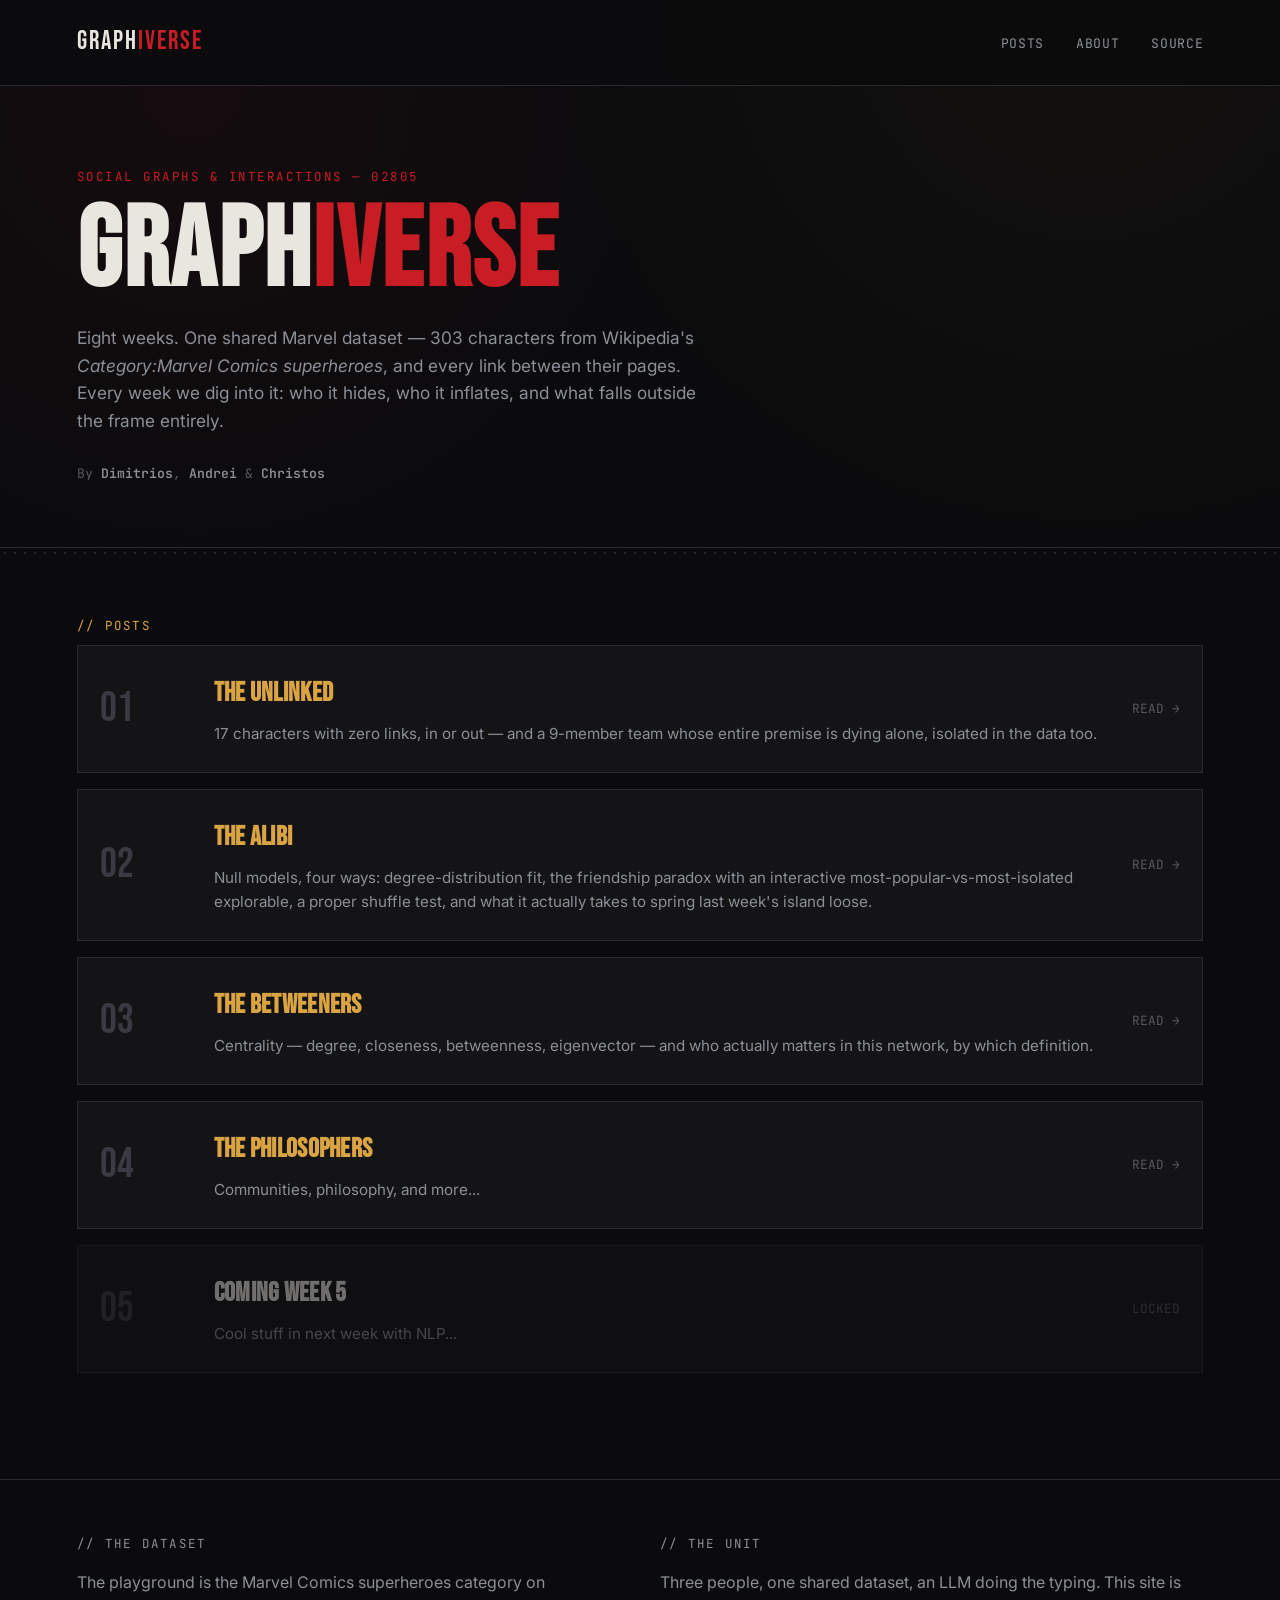
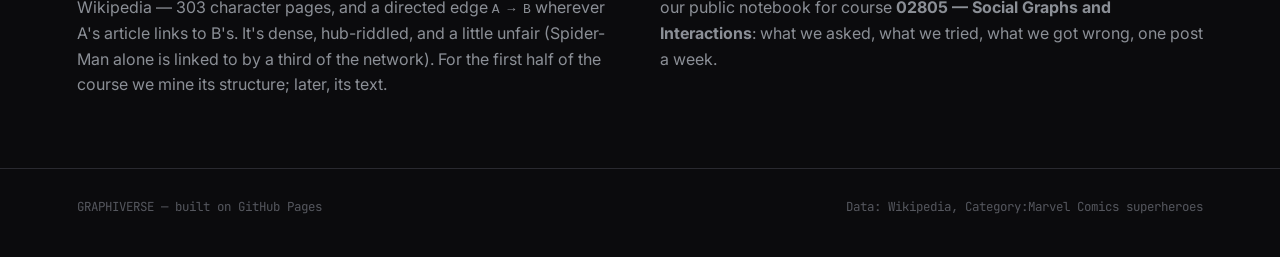
<file: index.html>
<!DOCTYPE html>
<html lang="en">
<head>
  <meta charset="UTF-8">
  <meta name="viewport" content="width=device-width, initial-scale=1.0">
  <title>Graphiverse</title>
  <meta name="description" content="A network-science dig through the Marvel Wikipedia link graph, filed weekly by Dimitrios, Andrei &amp; Christos.">
  <link rel="preconnect" href="https://fonts.googleapis.com">
  <link rel="preconnect" href="https://fonts.gstatic.com" crossorigin>
  <link rel="stylesheet" href="https://fonts.googleapis.com/css2?family=Bebas+Neue&family=Inter:wght@400;500;600;700&family=JetBrains+Mono:wght@400;600&display=swap">
  <link rel="stylesheet" href="assets/css/style.css">
</head>
<body>

  <nav class="site-nav">
    <div class="brand">GRAPH<span>IVERSE</span></div>
    <div class="links">
      <a href="index.html#case-files">Posts</a>
      <a href="index.html#about">About</a>
      <a href="https://github.com/cpsall/cpsall.github.io" target="_blank" rel="noopener">Source</a>
    </div>
  </nav>

  <header class="hero">
    <div class="kicker">Social Graphs &amp; Interactions — 02805</div>
    <h1>GRAPH<span class="accent">IVERSE</span></h1>
    <p class="lede">
      Eight weeks. One shared Marvel dataset — 303 characters from Wikipedia's
      <em>Category:Marvel Comics superheroes</em>, and every link between their pages.
      Every week we dig into it: who it hides, who it inflates, and what falls outside
      the frame entirely.
    </p>
    <div class="credit-line">
      By <strong>Dimitrios</strong>, <strong>Andrei</strong> &amp; <strong>Christos</strong>
    </div>
  </header>

  <div class="halftone"></div>

  <section class="case-files" id="case-files">
    <p class="section-label">// Posts</p>

    <a class="case-card" href="posts/week1-the-unlinked.html">
      <div class="num">01</div>
      <div>
        <h3>The Unlinked</h3>
        <p>17 characters with zero links, in or out — and a 9-member team whose entire
          premise is dying alone, isolated in the data too.</p>
      </div>
      <div class="go">READ →</div>
    </a>

    <a class="case-card" href="posts/week2-the-alibi.html">
      <div class="num">02</div>
      <div>
        <h3>The Alibi</h3>
        <p>Null models, four ways: degree-distribution fit, the friendship
          paradox with an interactive most-popular-vs-most-isolated explorable, a proper
          shuffle test, and what it actually takes to spring last week's island loose.</p>
      </div>
      <div class="go">READ →</div>
    </a>

    <a class="case-card" href="posts/week3_centrality_cliques_community.html">
      <div class="num">03</div>
      <div>
        <h3>The Betweeners</h3>
        <p>Centrality — degree, closeness, betweenness, eigenvector — and who actually
          matters in this network, by which definition.</p>
      </div>
      <div class="go">READ →</div>
    </a>
    <a class="case-card" href="posts/week4-communities.html">
      <div class="num">04</div>
      <div>
        <h3>The Philosophers</h3>
        <p>Communities, philosophy, and more...</p>
      </div>
      <div class="go">READ →</div>
    </a>
    <div class="case-card locked">
      <div class="num">05</div>
      <div>
        <h3>Coming week 5</h3>
        <p>Cool stuff in next week with NLP...</p>
      </div>
      <div class="go">LOCKED</div>
    </div>
  </section>

  <section class="about-strip" id="about">
    <div>
      <p class="section-label">// The Dataset</p>
      <p>
        The playground is the Marvel Comics superheroes category on Wikipedia — 303 character
        pages, and a directed edge <code>A → B</code> wherever A's article links to B's. It's
        dense, hub-riddled, and a little unfair (Spider-Man alone is linked to by a third of
        the network). For the first half of the course we mine its structure; later, its text.
      </p>
    </div>
    <div>
      <p class="section-label">// The Unit</p>
      <p>
        Three people, one shared dataset, an LLM doing the typing. This site is our public
        notebook for course <strong>02805 — Social Graphs and Interactions</strong>: what we
        asked, what we tried, what we got wrong, one post a week.
      </p>
    </div>
  </section>

  <footer class="site-footer">
    <span>GRAPHIVERSE — built on GitHub Pages</span>
    <span>Data: Wikipedia, Category:Marvel Comics superheroes</span>
  </footer>

  <script src="assets/js/script.js"></script>
</body>
</html>
</file>
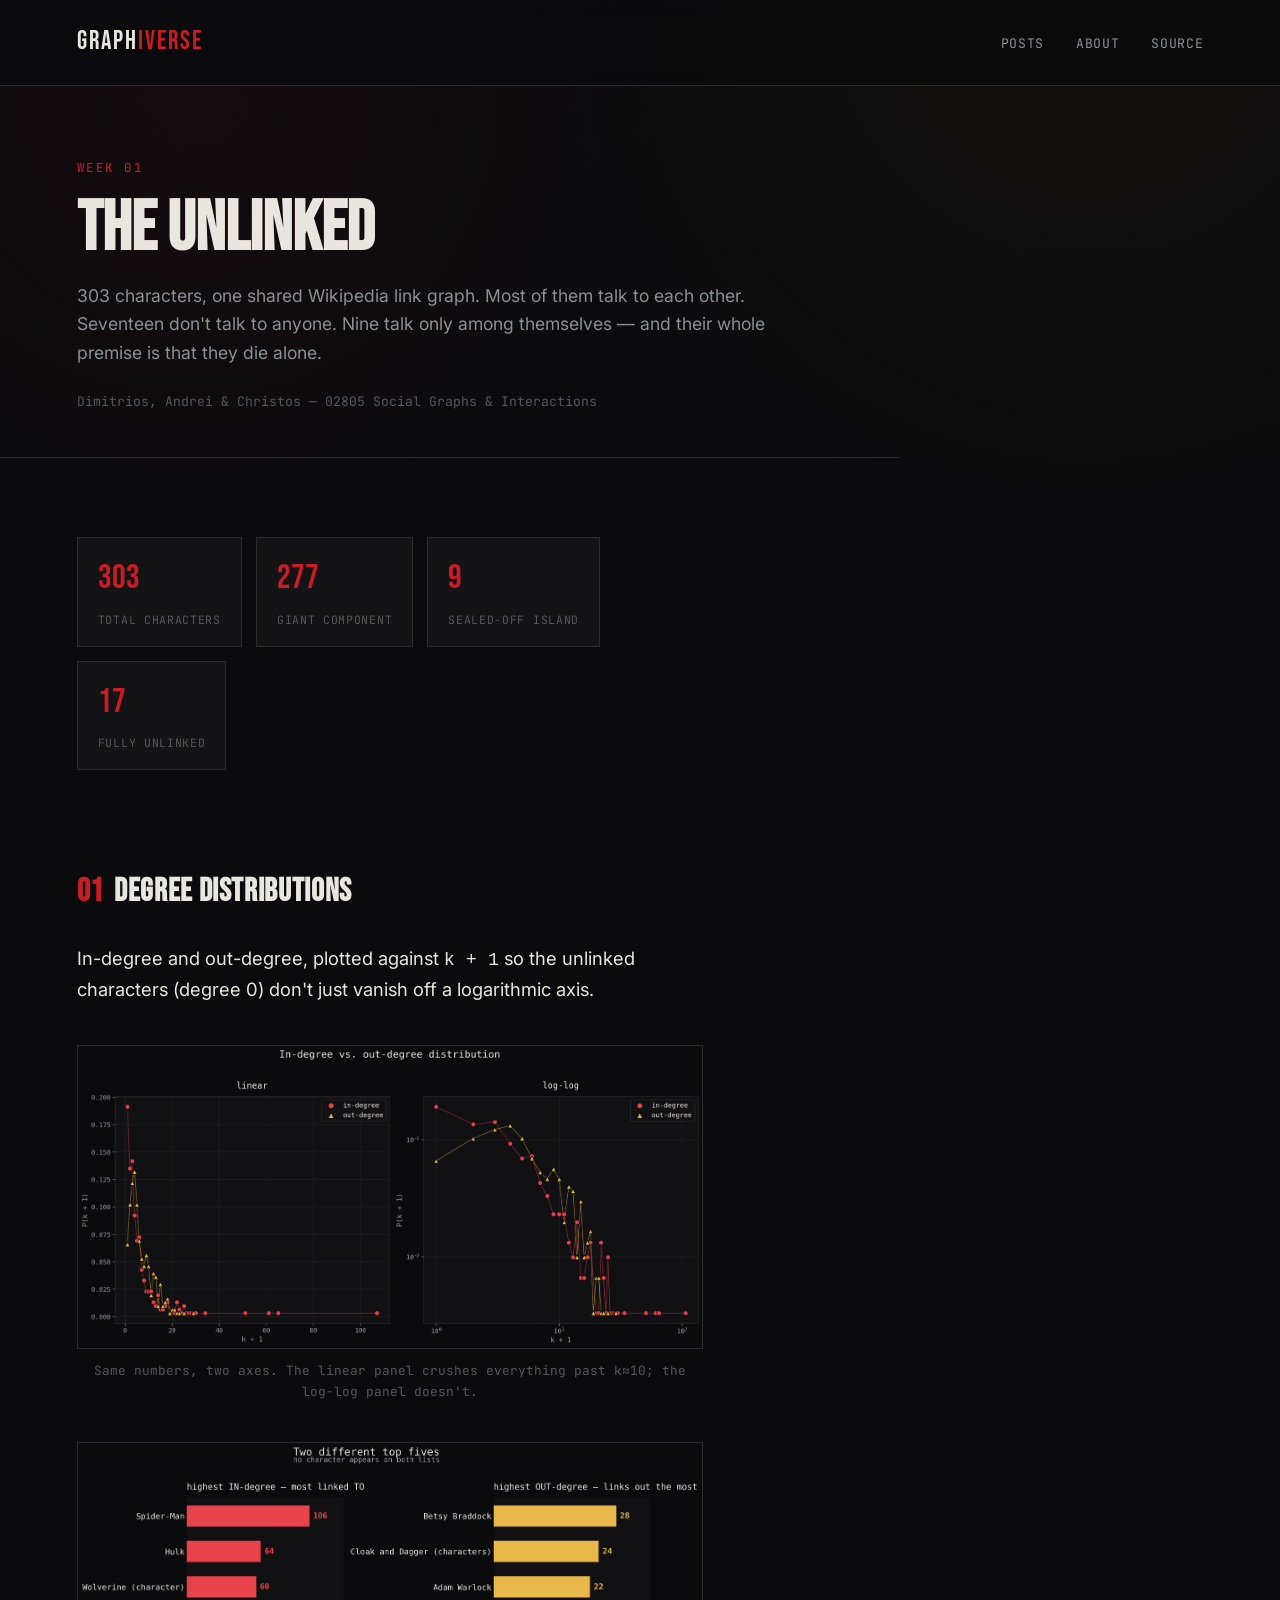
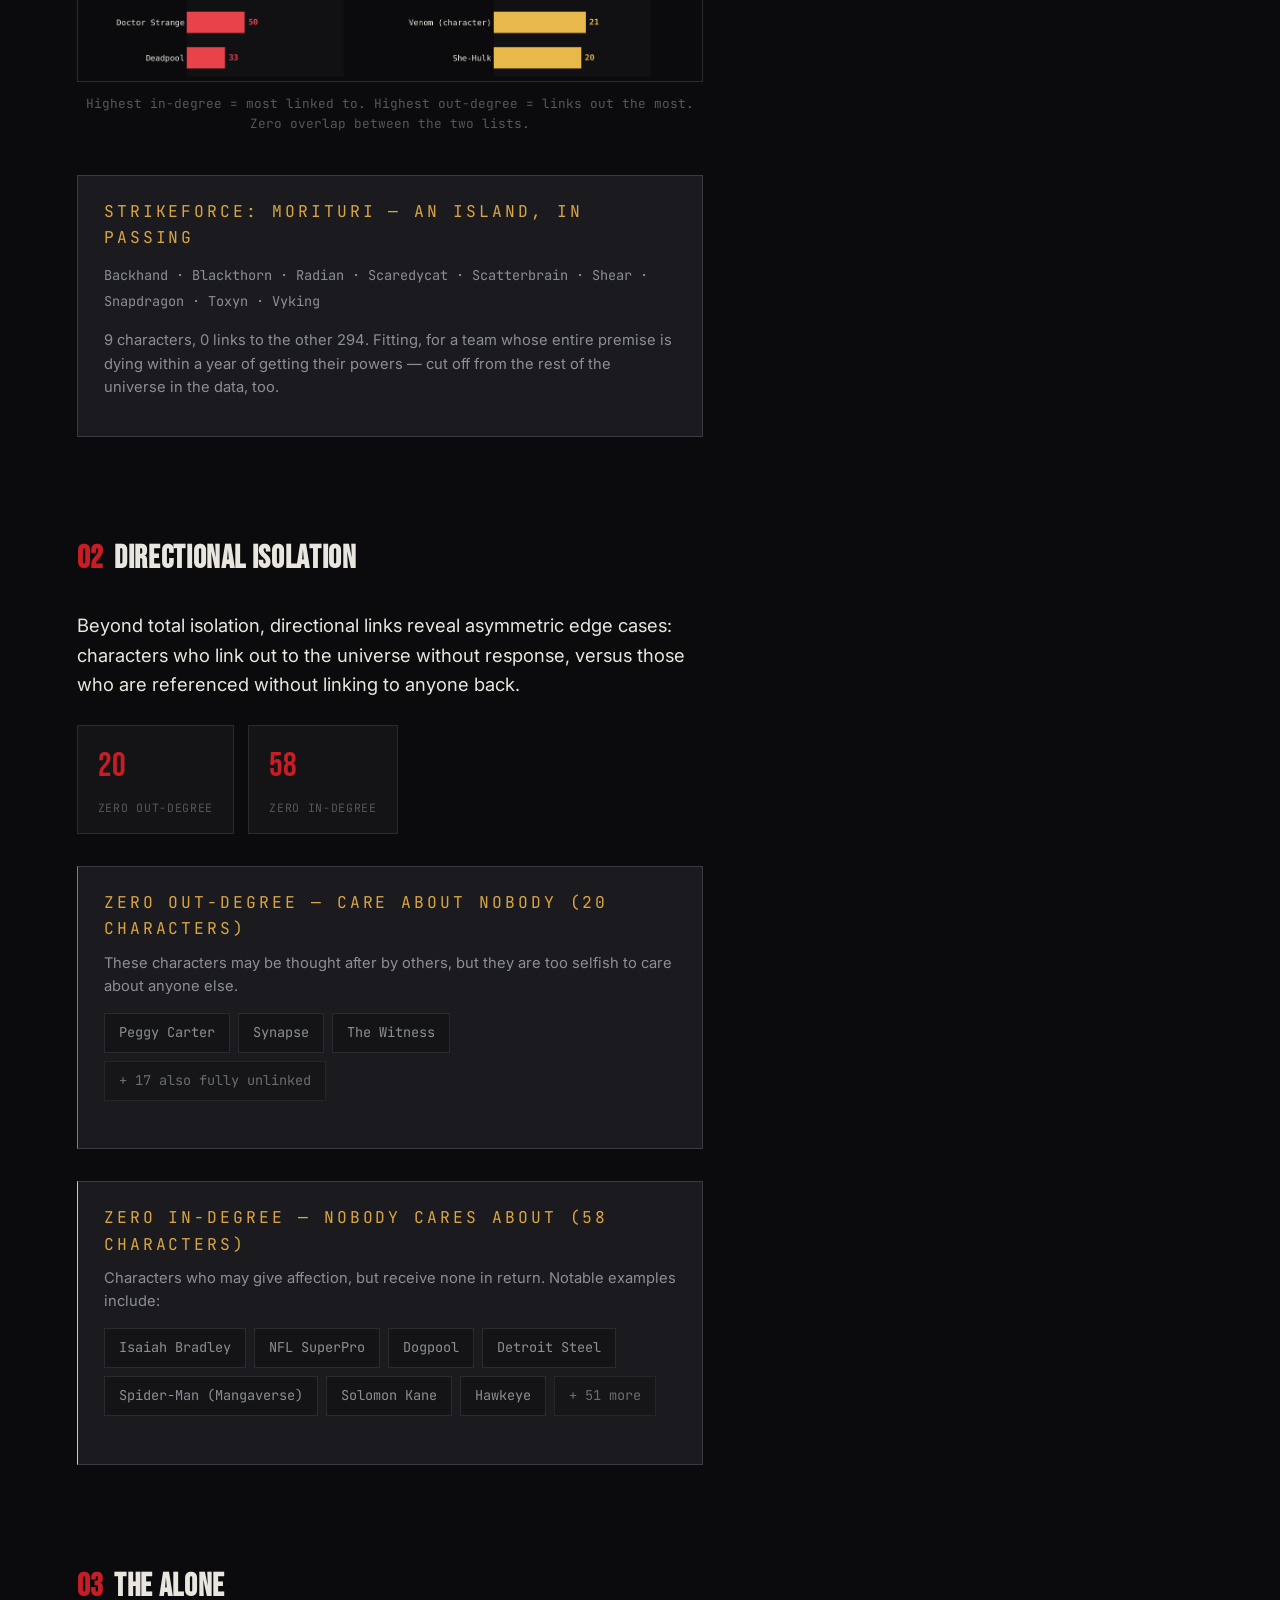
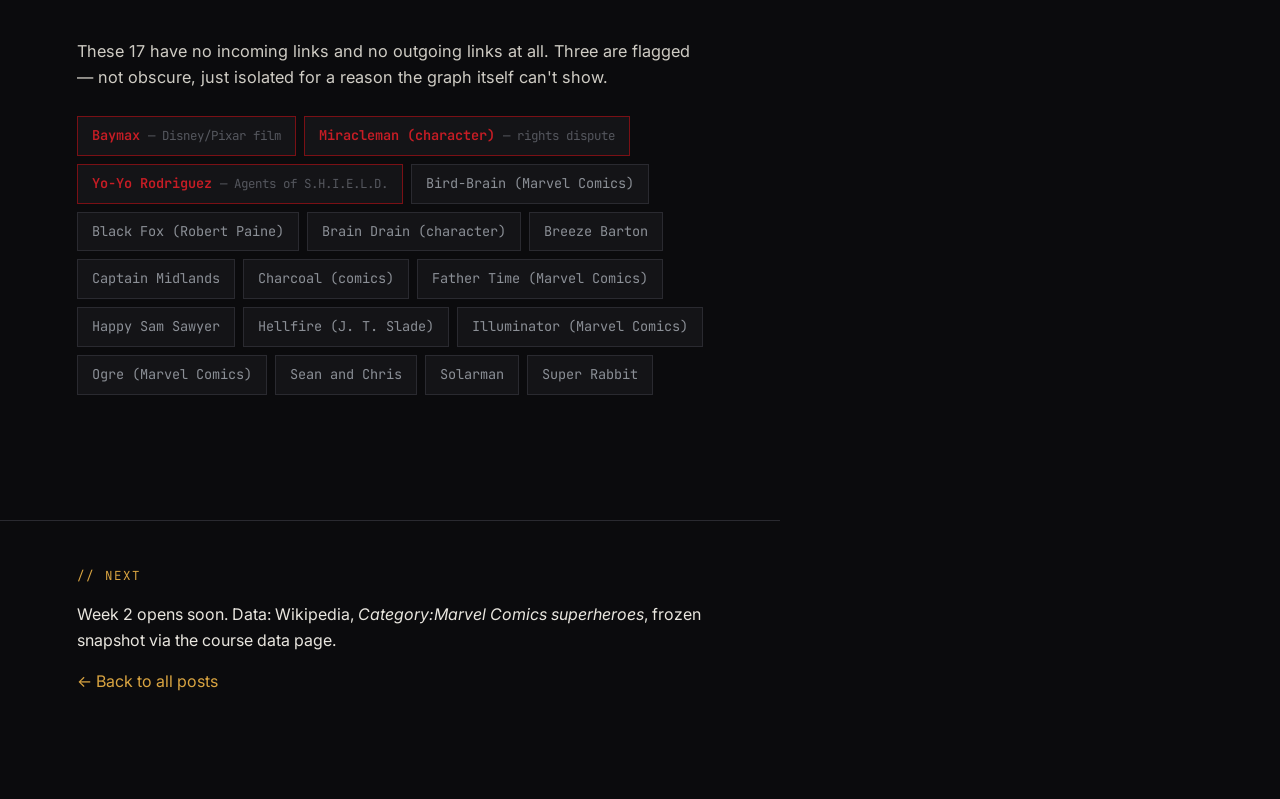
<file: posts/week1-the-unlinked.html>
<!DOCTYPE html>
<html lang="en">
<head>
  <meta charset="UTF-8">
  <meta name="viewport" content="width=device-width, initial-scale=1.0">
  <title>Week 1 — The Unlinked | Graphiverse</title>
  <meta name="description" content="Degree distributions, in- vs. out-degree, and the 17 Marvel characters with zero wiki links.">
  <link rel="preconnect" href="https://fonts.googleapis.com">
  <link rel="preconnect" href="https://fonts.gstatic.com" crossorigin>
  <link rel="stylesheet" href="https://fonts.googleapis.com/css2?family=Bebas+Neue&family=Inter:wght@400;500;600;700&family=JetBrains+Mono:wght@400;600&display=swap">
  <link rel="stylesheet" href="../assets/css/style.css">
</head>
<body>

  <nav class="site-nav">
    <div class="brand"><a href="../index.html" style="color:inherit">GRAPH<span>IVERSE</span></a></div>
    <div class="links">
      <a href="../index.html#case-files">Posts</a>
      <a href="../index.html#about">About</a>
      <a href="https://github.com/cpsall/cpsall.github.io" target="_blank" rel="noopener">Source</a>
    </div>
  </nav>

  <header class="post-header">
    <div class="kicker">Week 01</div>
    <h1>The Unlinked</h1>
    <p class="dek">
      303 characters, one shared Wikipedia link graph. Most of them talk to each other.
      Seventeen don't talk to anyone. Nine talk only among themselves — and their whole
      premise is that they die alone.
    </p>
    <div class="byline">Dimitrios, Andrei &amp; Christos — 02805 Social Graphs &amp; Interactions</div>
  </header>

  <article class="post-body">

    <div class="stat-row">
      <div class="stat"><span class="n">303</span><span class="label">total characters</span></div>
      <div class="stat"><span class="n">277</span><span class="label">giant component</span></div>
      <div class="stat"><span class="n">9</span><span class="label">sealed-off island</span></div>
      <div class="stat"><span class="n">17</span><span class="label">fully unlinked</span></div>
    </div>

    <h2><span class="idx">01</span>Degree distributions</h2>
    <p class="lead">
      In-degree and out-degree, plotted against <code>k + 1</code> so the unlinked
      characters (degree 0) don't just vanish off a logarithmic axis.
    </p>

    <figure class="figure-block">
      <img src="../assets/img/degree-distribution.png" alt="In-degree and out-degree distribution of the Marvel character network, shown on both linear and log-log axes." loading="lazy">
      <figcaption>Same numbers, two axes. The linear panel crushes everything past k≈10; the log-log panel doesn't.</figcaption>
    </figure>

    <figure class="figure-block">
      <img src="../assets/img/leaderboard.png" alt="Two horizontal bar charts: top 5 characters by in-degree (Spider-Man, Hulk, Wolverine, Doctor Strange, Deadpool) versus top 5 by out-degree (Betsy Braddock, Cloak and Dagger, Adam Warlock, Venom, She-Hulk). No name appears on both lists." loading="lazy">
      <figcaption>Highest in-degree = most linked to. Highest out-degree = links out the most. Zero overlap between the two lists.</figcaption>
    </figure>

    <div class="island-card">
      <p class="section-label">Strikeforce: Morituri — an island, in passing</p>
      <p class="members">
        Backhand · Blackthorn · Radian · Scaredycat · Scatterbrain · Shear · Snapdragon · Toxyn · Vyking
      </p>
      <p style="margin-top:14px; color: var(--text-muted); font-size:0.92rem;">
        9 characters, 0 links to the other 294. Fitting, for a team whose entire premise
        is dying within a year of getting their powers — cut off from the rest of the
        universe in the data, too.
      </p>
    </div>

    <h2><span class="idx">02</span>Directional isolation</h2>
    <p class="lead">
      Beyond total isolation, directional links reveal asymmetric edge cases: characters who link out to the universe without response, versus those who are referenced without linking to anyone back.
    </p>

    <div class="stat-row">
      <div class="stat"><span class="n">20</span><span class="label">zero out-degree</span></div>
      <div class="stat"><span class="n">58</span><span class="label">zero in-degree</span></div>
    </div>

    <div class="island-card" style="border-left-color: var(--accent-color, #ff4757);">
      <p class="section-label">Zero Out-Degree — Care about nobody (20 characters)</p>
      <p style="margin-top: 8px; color: var(--text-muted); font-size: 0.92rem;">
        These characters may be thought after by others, but they are too selfish to care about anyone else.
      </p>
      <div class="alone-list" style="margin-top: 14px;">
        <span class="alone-pill">Peggy Carter</span>
        <span class="alone-pill">Synapse</span>
        <span class="alone-pill">The Witness</span>
        <span class="alone-pill note" style="opacity: 0.7;">+ 17 also fully unlinked</span>
      </div>
    </div>

    <div class="island-card" style="border-left-color: #eccc68; margin-top: 16px;">
      <p class="section-label">Zero In-Degree — Nobody cares about (58 characters)</p>
      <p style="margin-top: 8px; color: var(--text-muted); font-size: 0.92rem;">
        Characters who may give affection, but receive none in return. Notable examples include:
      </p>
      <div class="alone-list" style="margin-top: 14px;">
        <span class="alone-pill">Isaiah Bradley</span>
        <span class="alone-pill">NFL SuperPro</span>
        <span class="alone-pill">Dogpool</span>
        <span class="alone-pill">Detroit Steel</span>
        <span class="alone-pill">Spider-Man (Mangaverse)</span>
        <span class="alone-pill">Solomon Kane</span>
        <span class="alone-pill">Hawkeye</span>
        <span class="alone-pill note" style="opacity: 0.7;">+ 51 more</span>
      </div>
    </div>

    <h2><span class="idx">03</span>The alone</h2>
    <p>
      These 17 have no incoming links and no outgoing links at all. Three are flagged —
      not obscure, just isolated for a reason the graph itself can't show.
    </p>

    <div class="alone-list">
      <span class="alone-pill flagged">Baymax <span class="note">— Disney/Pixar film</span></span>
      <span class="alone-pill flagged">Miracleman (character) <span class="note">— rights dispute</span></span>
      <span class="alone-pill flagged">Yo-Yo Rodriguez <span class="note">— Agents of S.H.I.E.L.D.</span></span>
      <span class="alone-pill">Bird-Brain (Marvel Comics)</span>
      <span class="alone-pill">Black Fox (Robert Paine)</span>
      <span class="alone-pill">Brain Drain (character)</span>
      <span class="alone-pill">Breeze Barton</span>
      <span class="alone-pill">Captain Midlands</span>
      <span class="alone-pill">Charcoal (comics)</span>
      <span class="alone-pill">Father Time (Marvel Comics)</span>
      <span class="alone-pill">Happy Sam Sawyer</span>
      <span class="alone-pill">Hellfire (J. T. Slade)</span>
      <span class="alone-pill">Illuminator (Marvel Comics)</span>
      <span class="alone-pill">Ogre (Marvel Comics)</span>
      <span class="alone-pill">Sean and Chris</span>
      <span class="alone-pill">Solarman</span>
      <span class="alone-pill">Super Rabbit</span>
    </div>

  </article>

  <footer class="post-footer">
    <p class="section-label">// Next</p>
    <p>Week 2 opens soon. Data: Wikipedia, <em>Category:Marvel Comics superheroes</em>,
      frozen snapshot via the course data page.</p>
    <p><a href="../index.html">&larr; Back to all posts</a></p>
  </footer>

  <script src="../assets/js/script.js"></script>
</body>
</html>
</file>
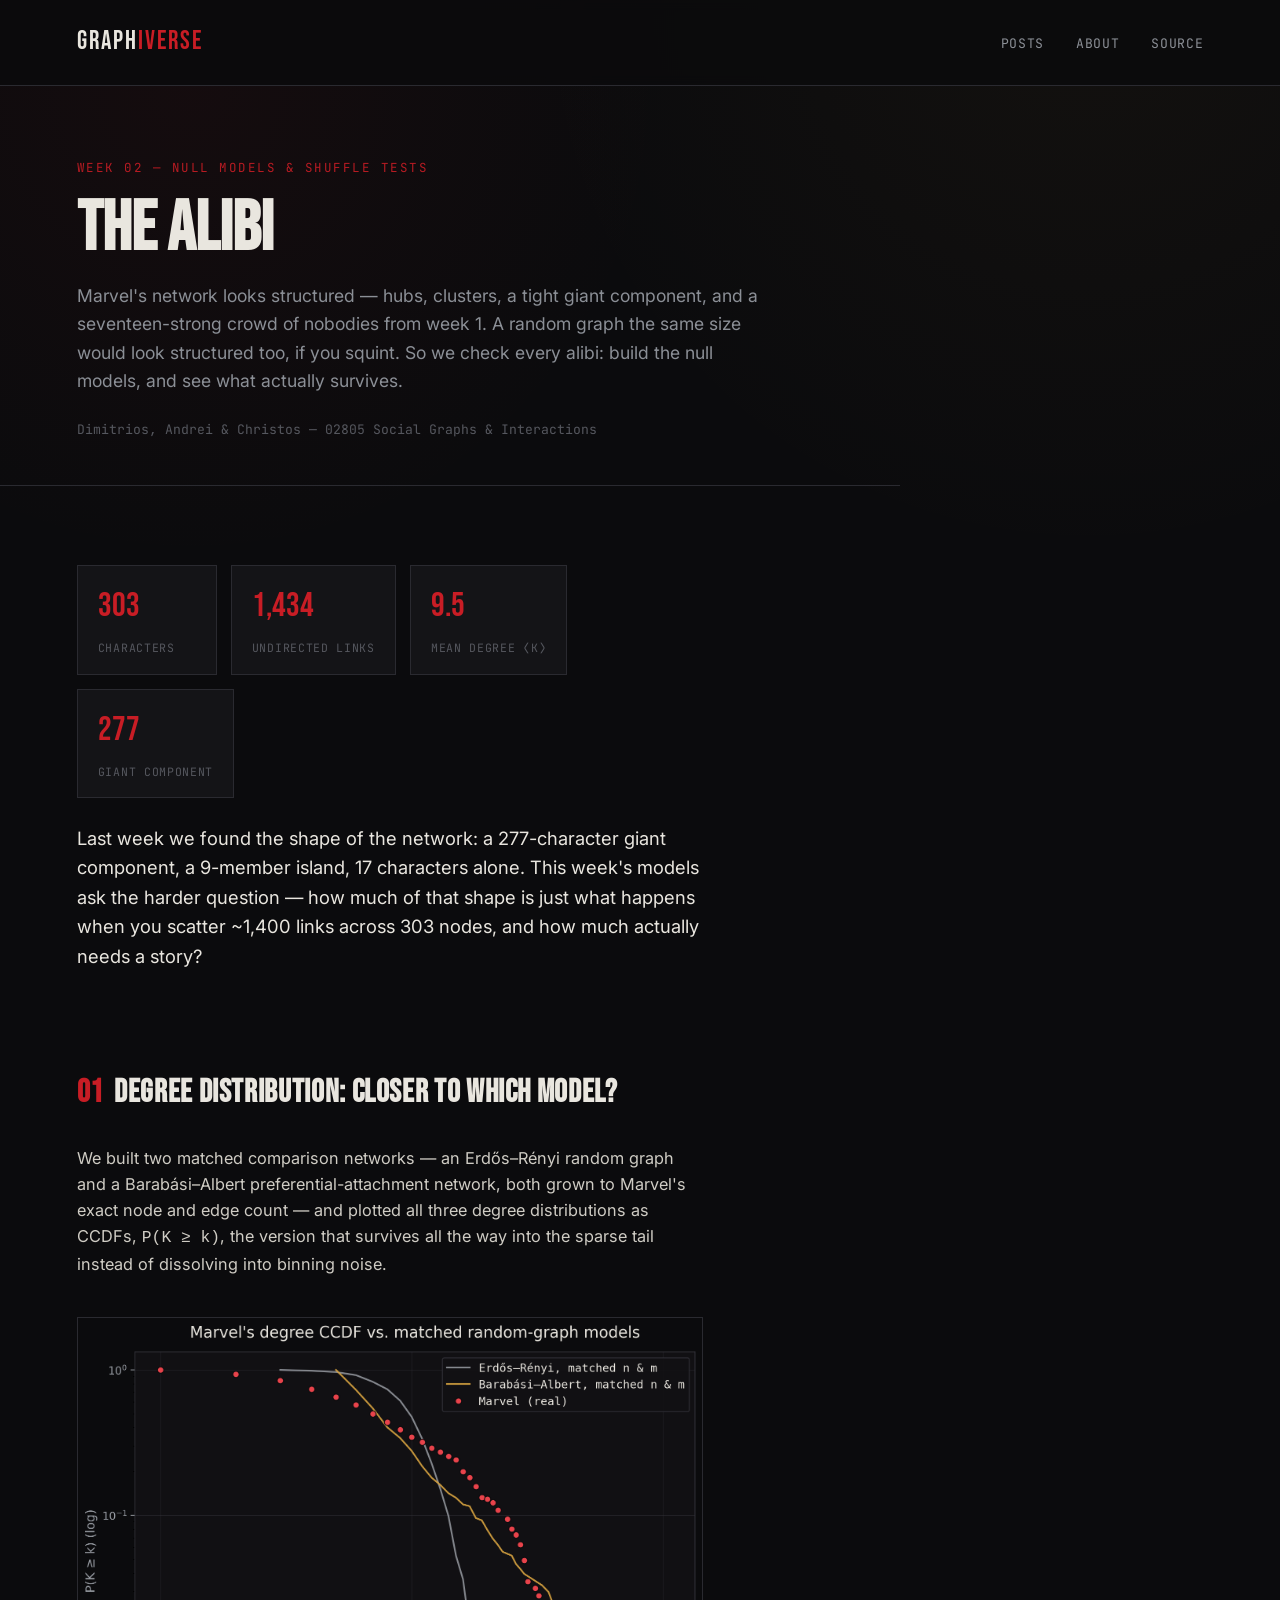
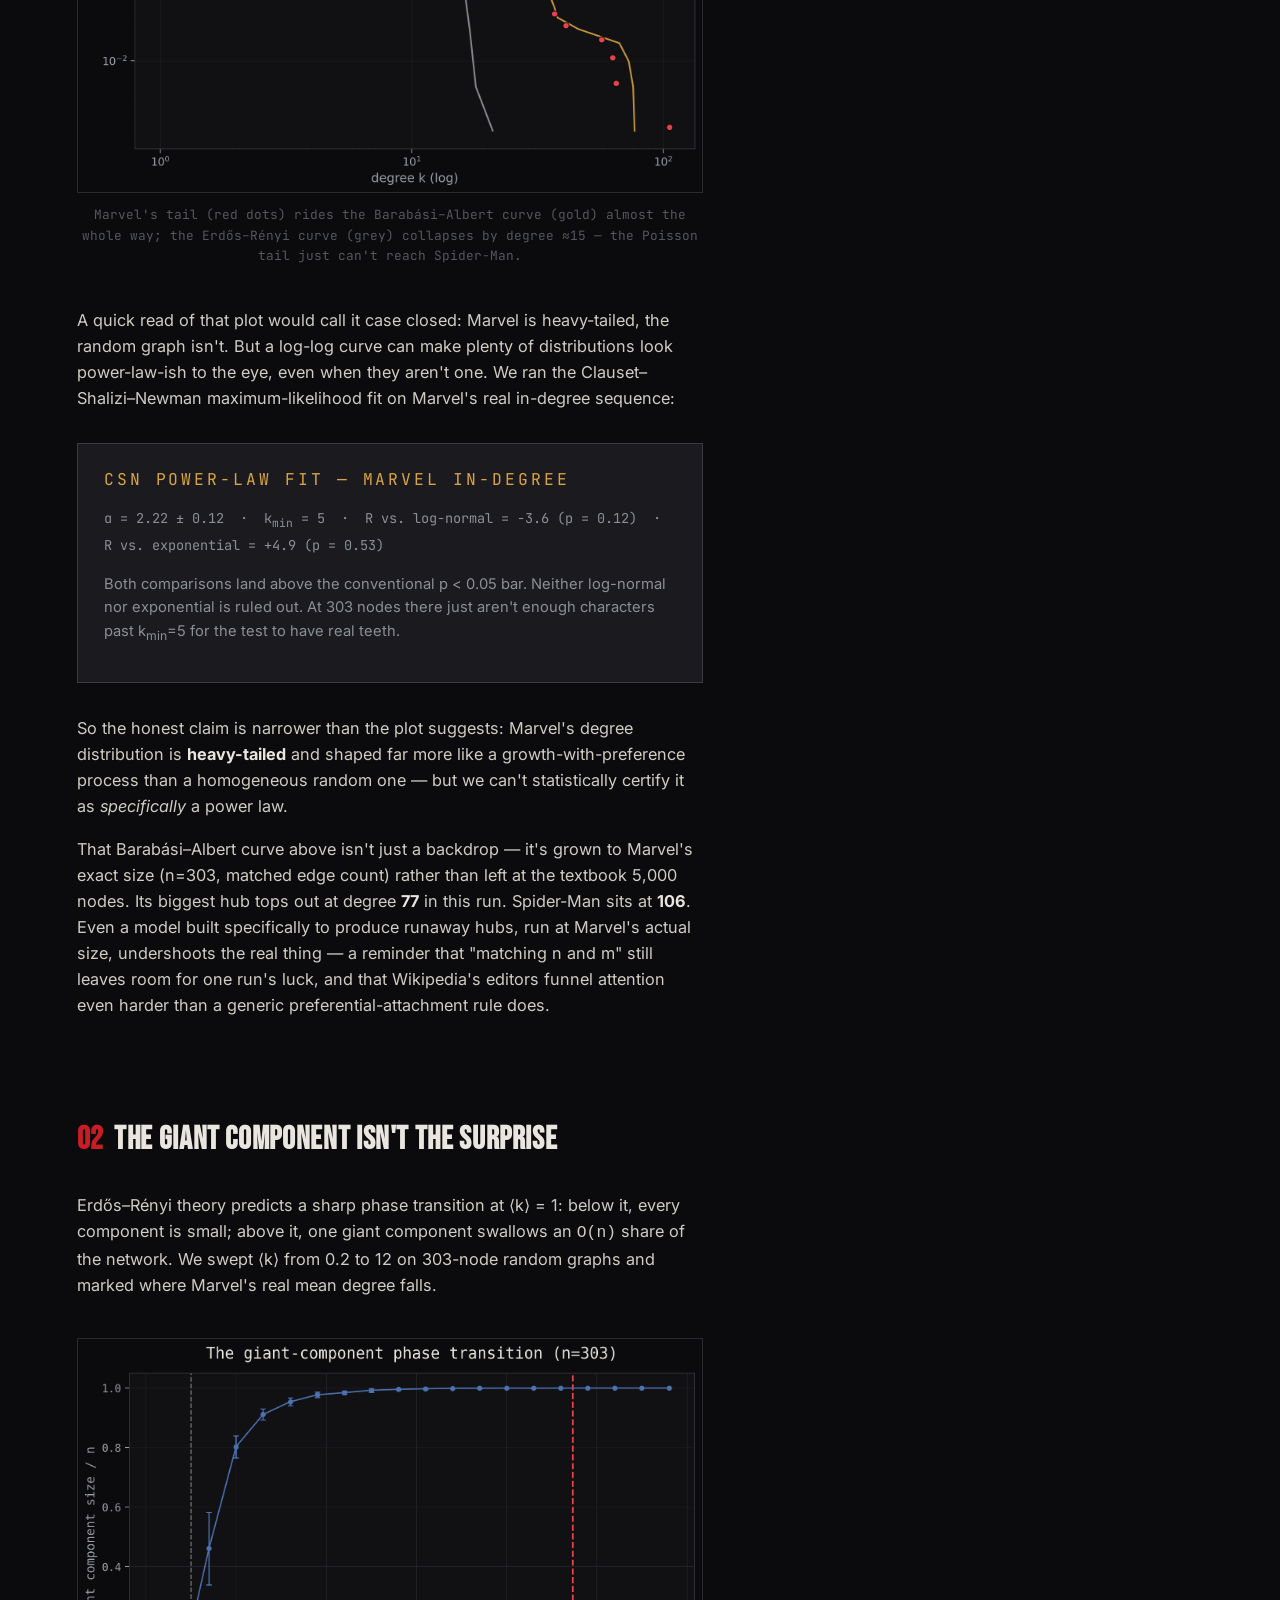
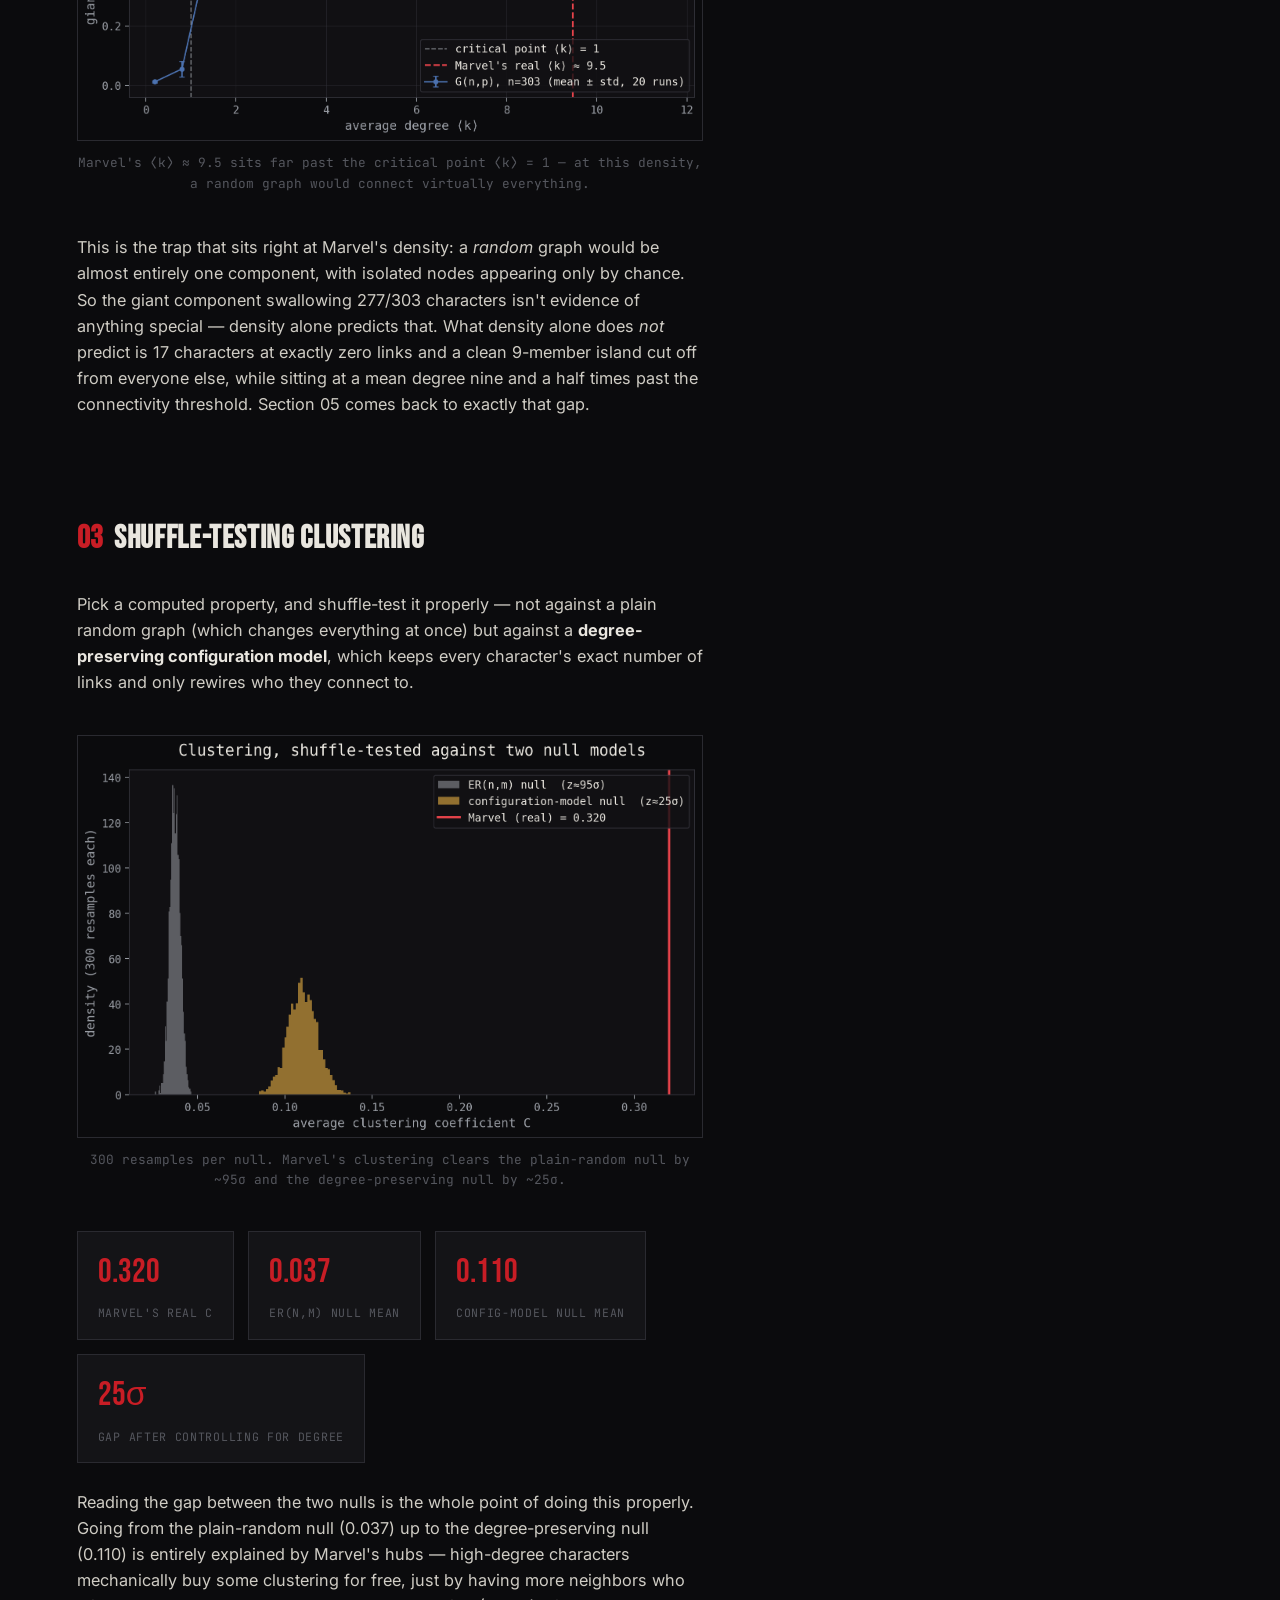
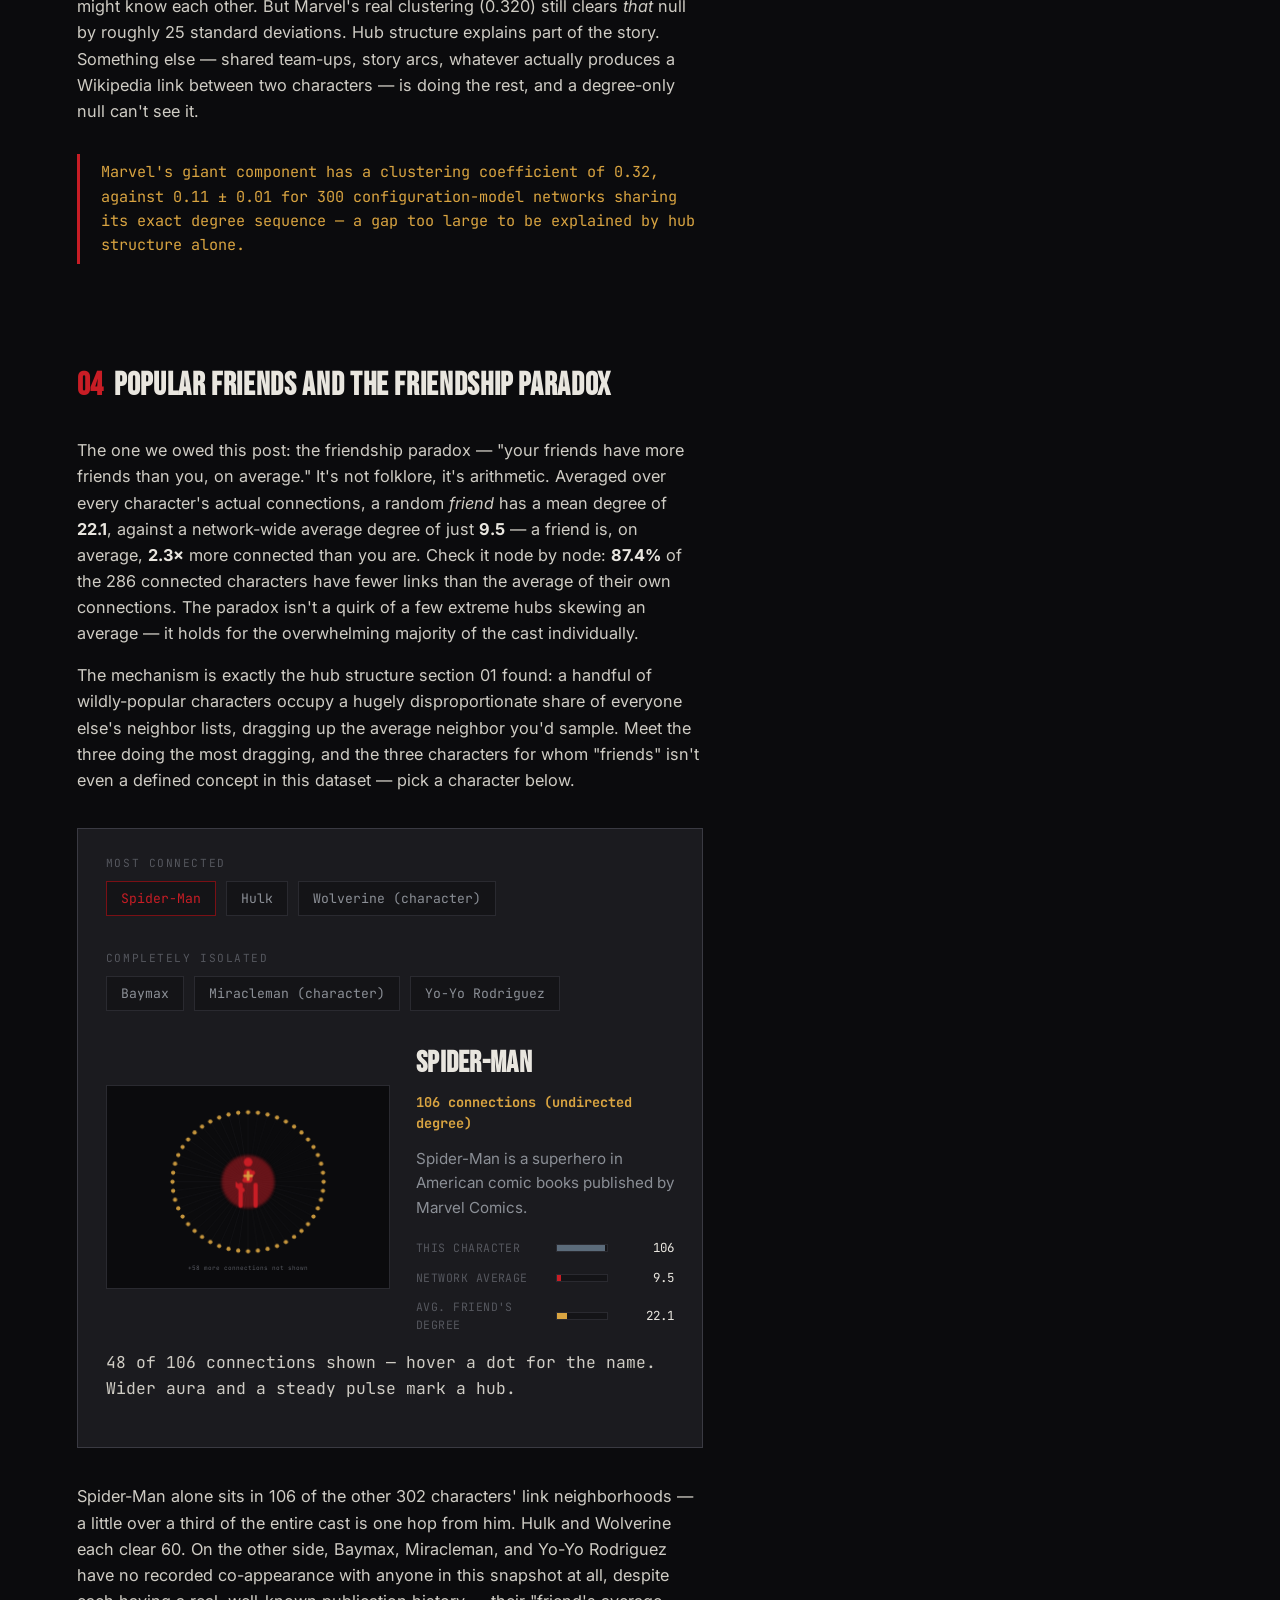
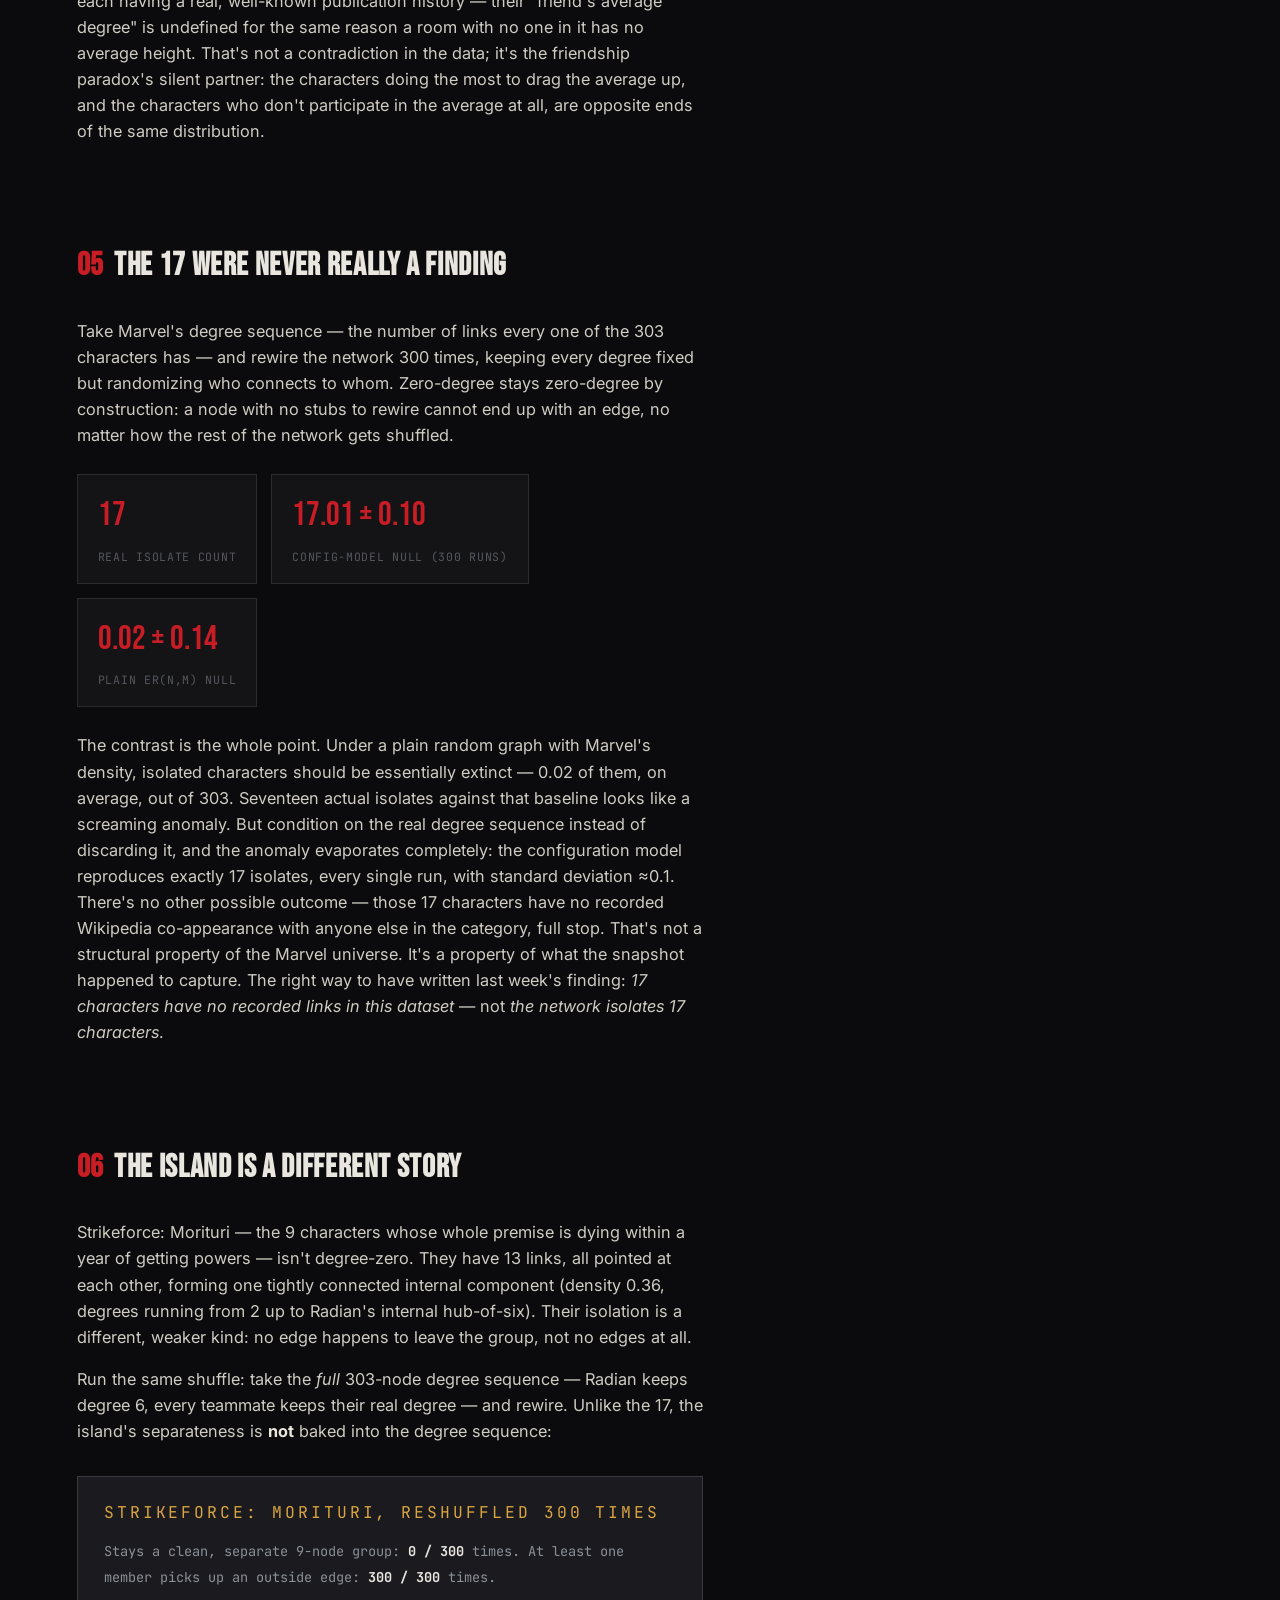
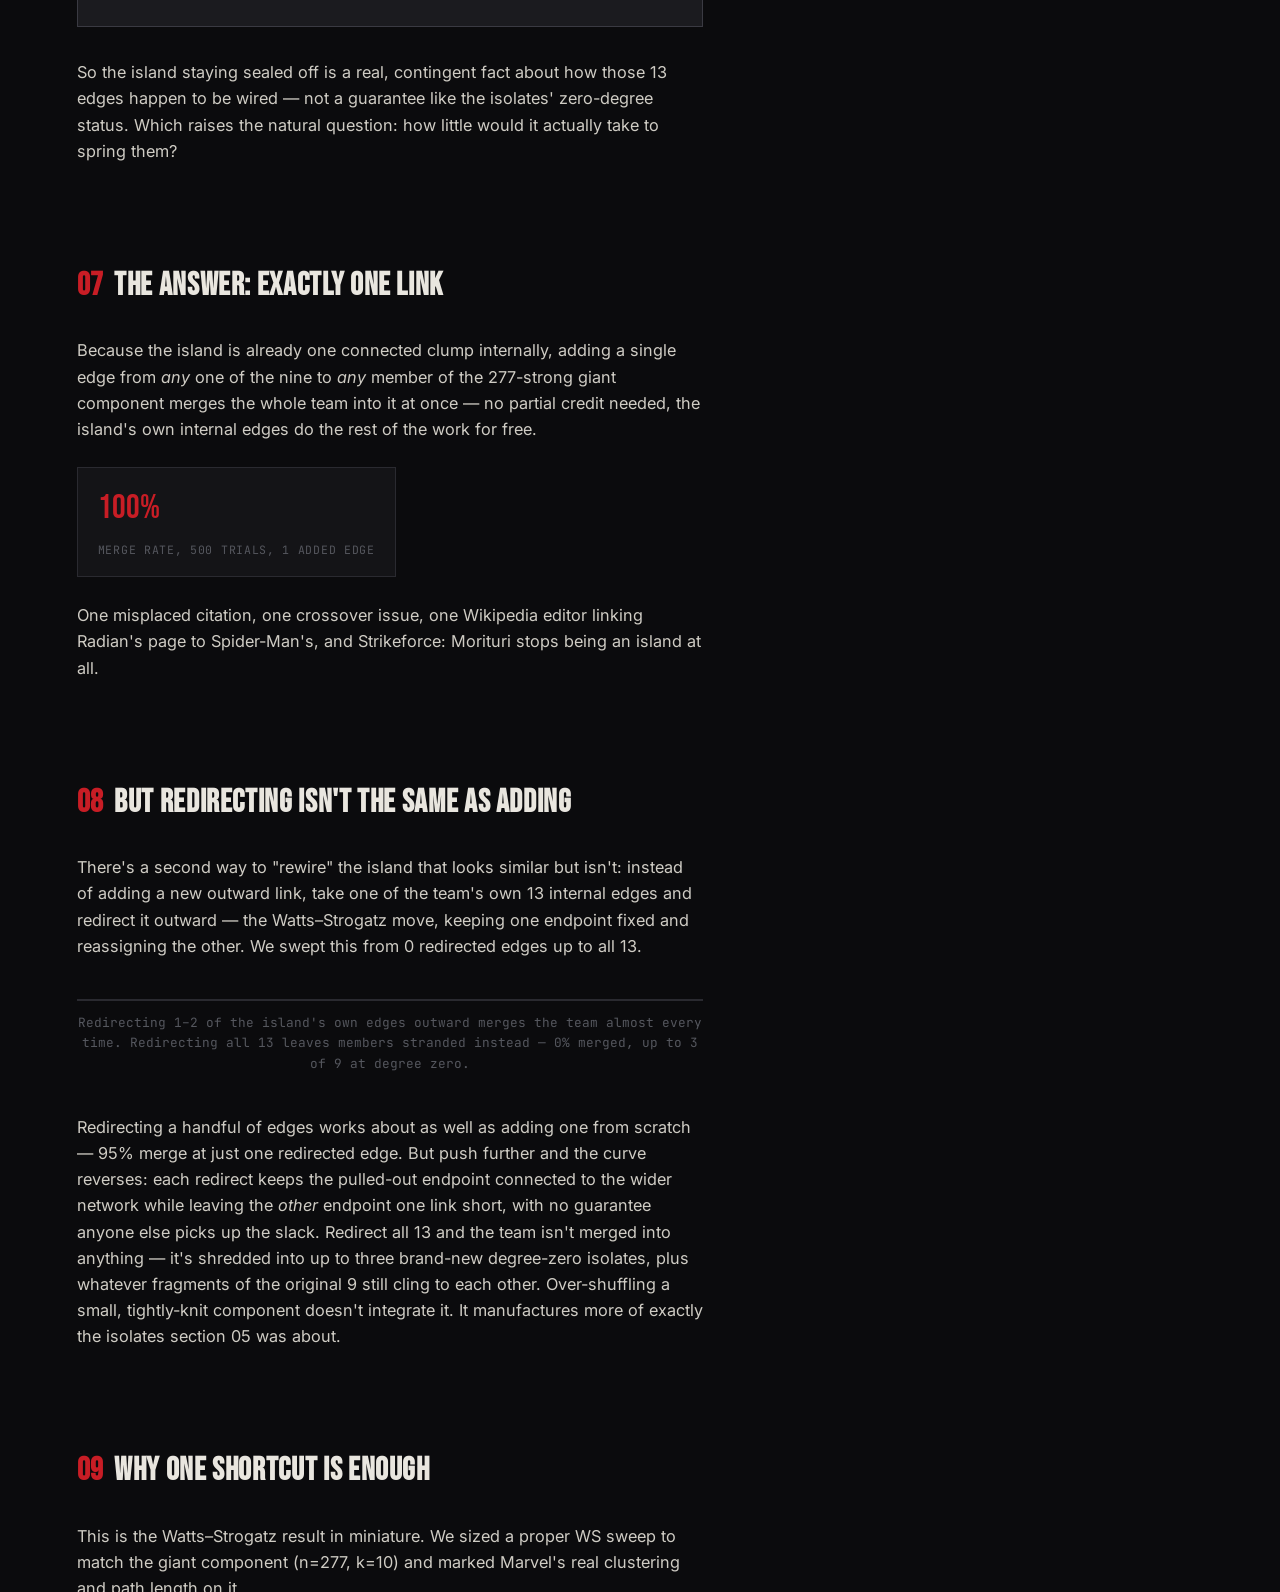
<file: posts/week2-one-way-out.html>
<!DOCTYPE html>
<html lang="en">
<head>
  <meta charset="UTF-8">
  <meta name="viewport" content="width=device-width, initial-scale=1.0">
  <title>Moved — Graphiverse</title>
  <meta http-equiv="refresh" content="0; url=week2-the-alibi.html">
  <link rel="canonical" href="week2-the-alibi.html">
  <link rel="stylesheet" href="../assets/css/style.css">
</head>
<body>
  <!-- This post was merged into week2-the-alibi.html (both week-2 pieces now
       live in one post). Kept here as a redirect, not deleted, since the
       site's history/links may still point at this URL. -->
  <div style="padding: 10vh 6vw; max-width: 700px; font-family: var(--font-body); color: var(--text);">
    <p class="section-label" style="font-family: var(--font-mono); color: var(--amber); letter-spacing: 0.1em;">// Moved</p>
    <p>This post has been folded into <a href="week2-the-alibi.html">Week 2 — The Alibi</a>,
      which now covers both halves of week 2 in one place. Redirecting…</p>
  </div>
</body>
</html>
</file>
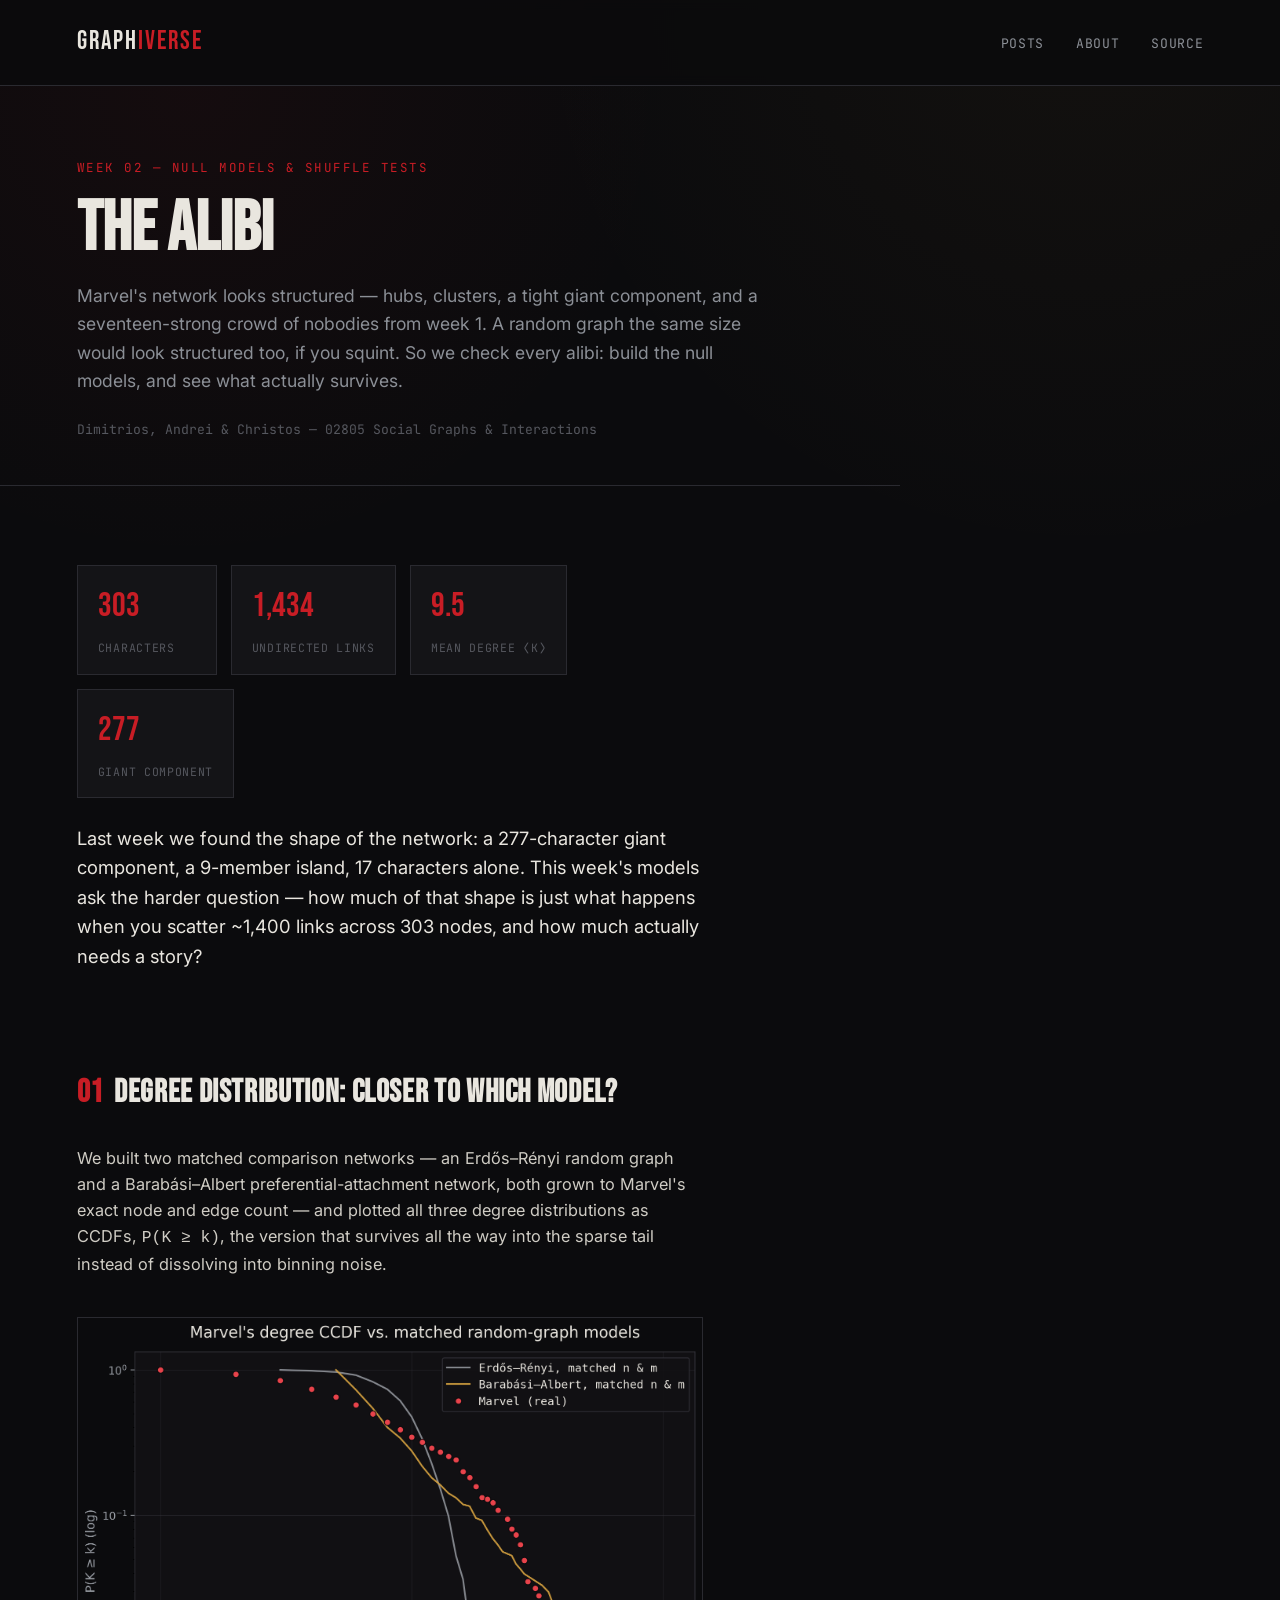
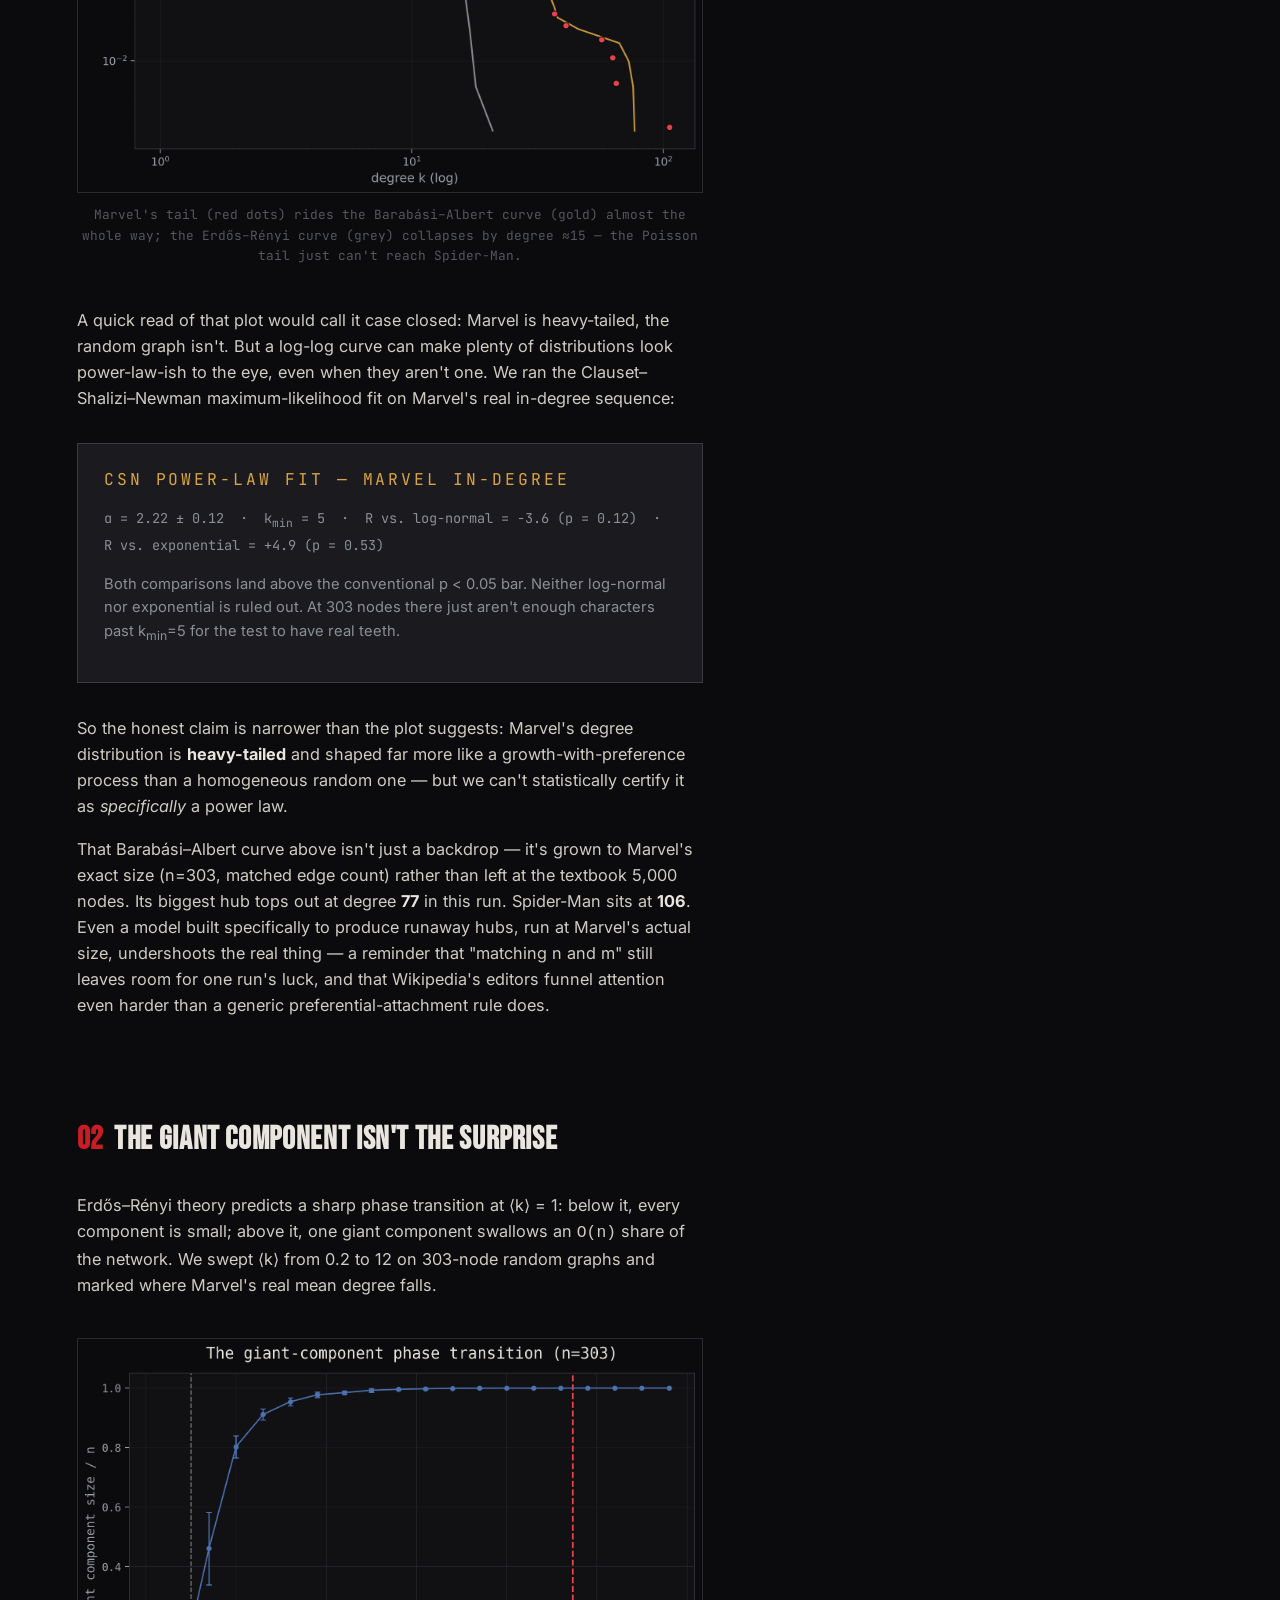
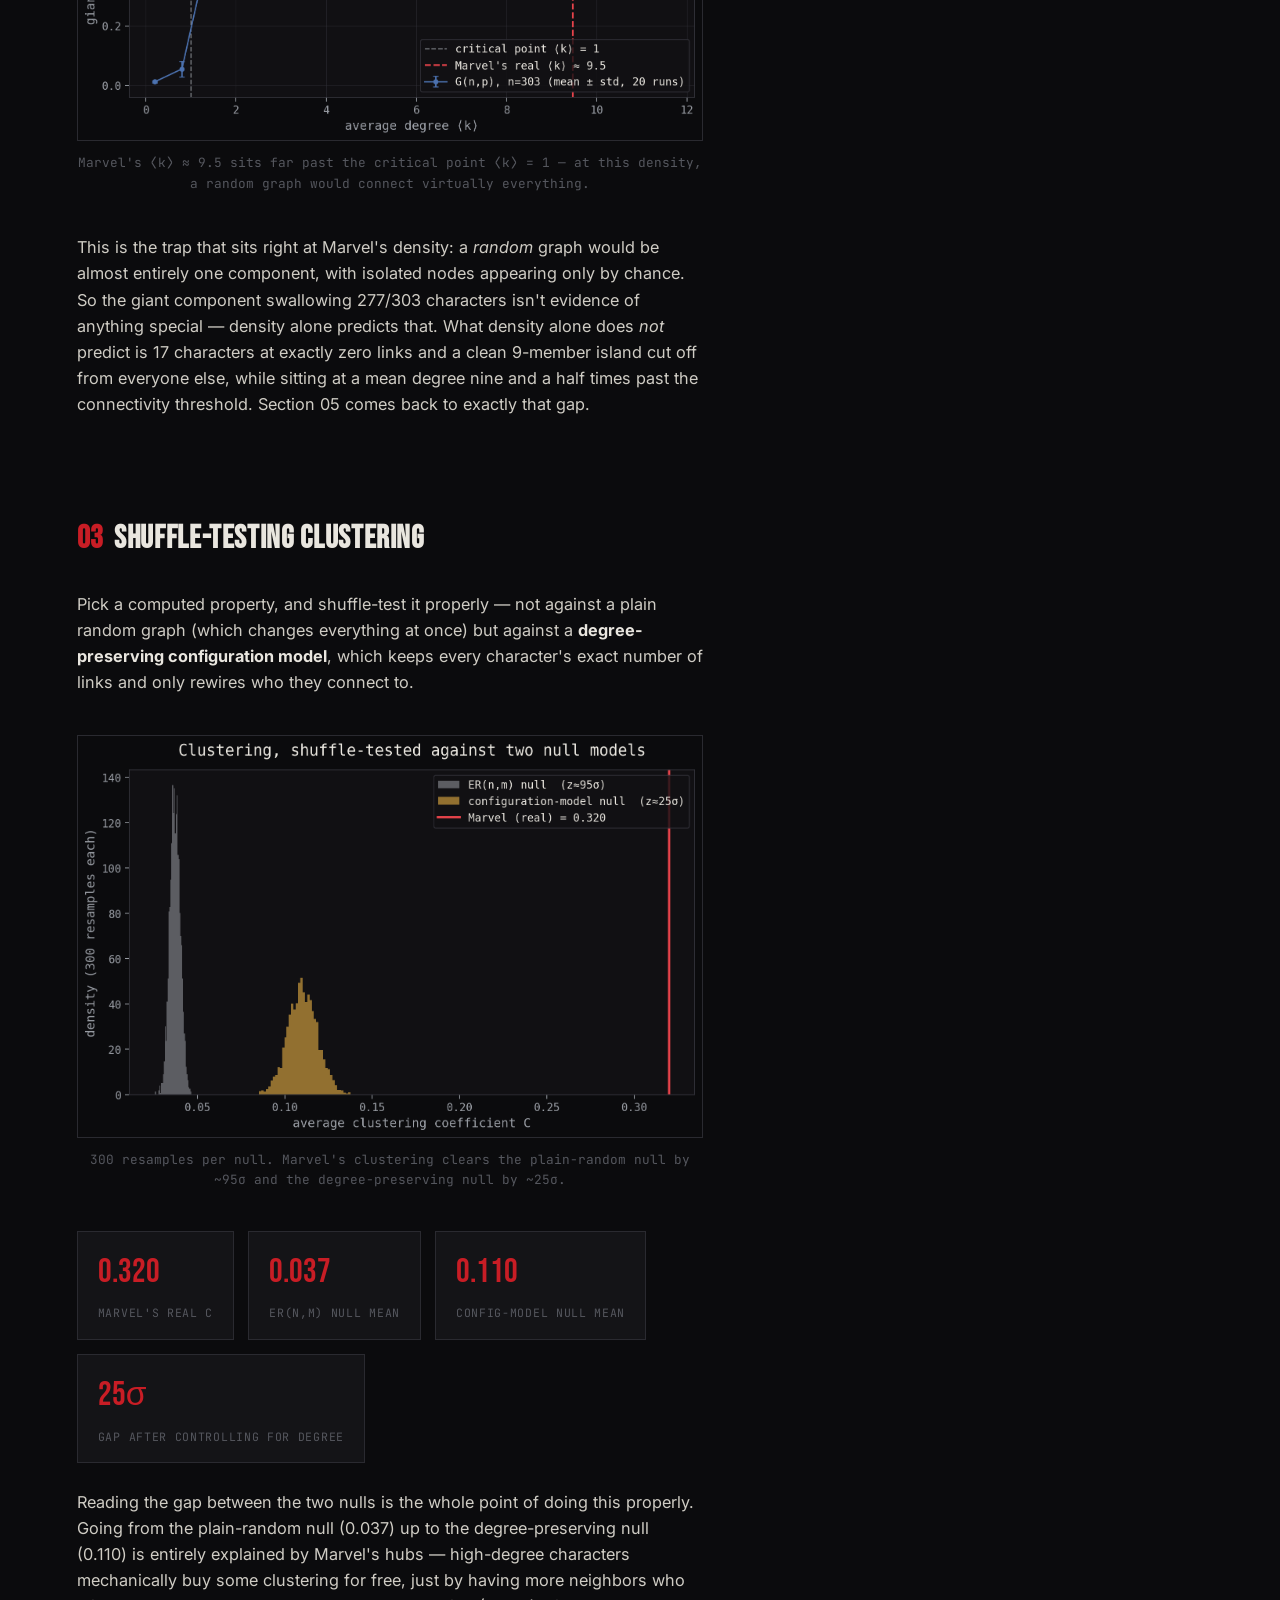
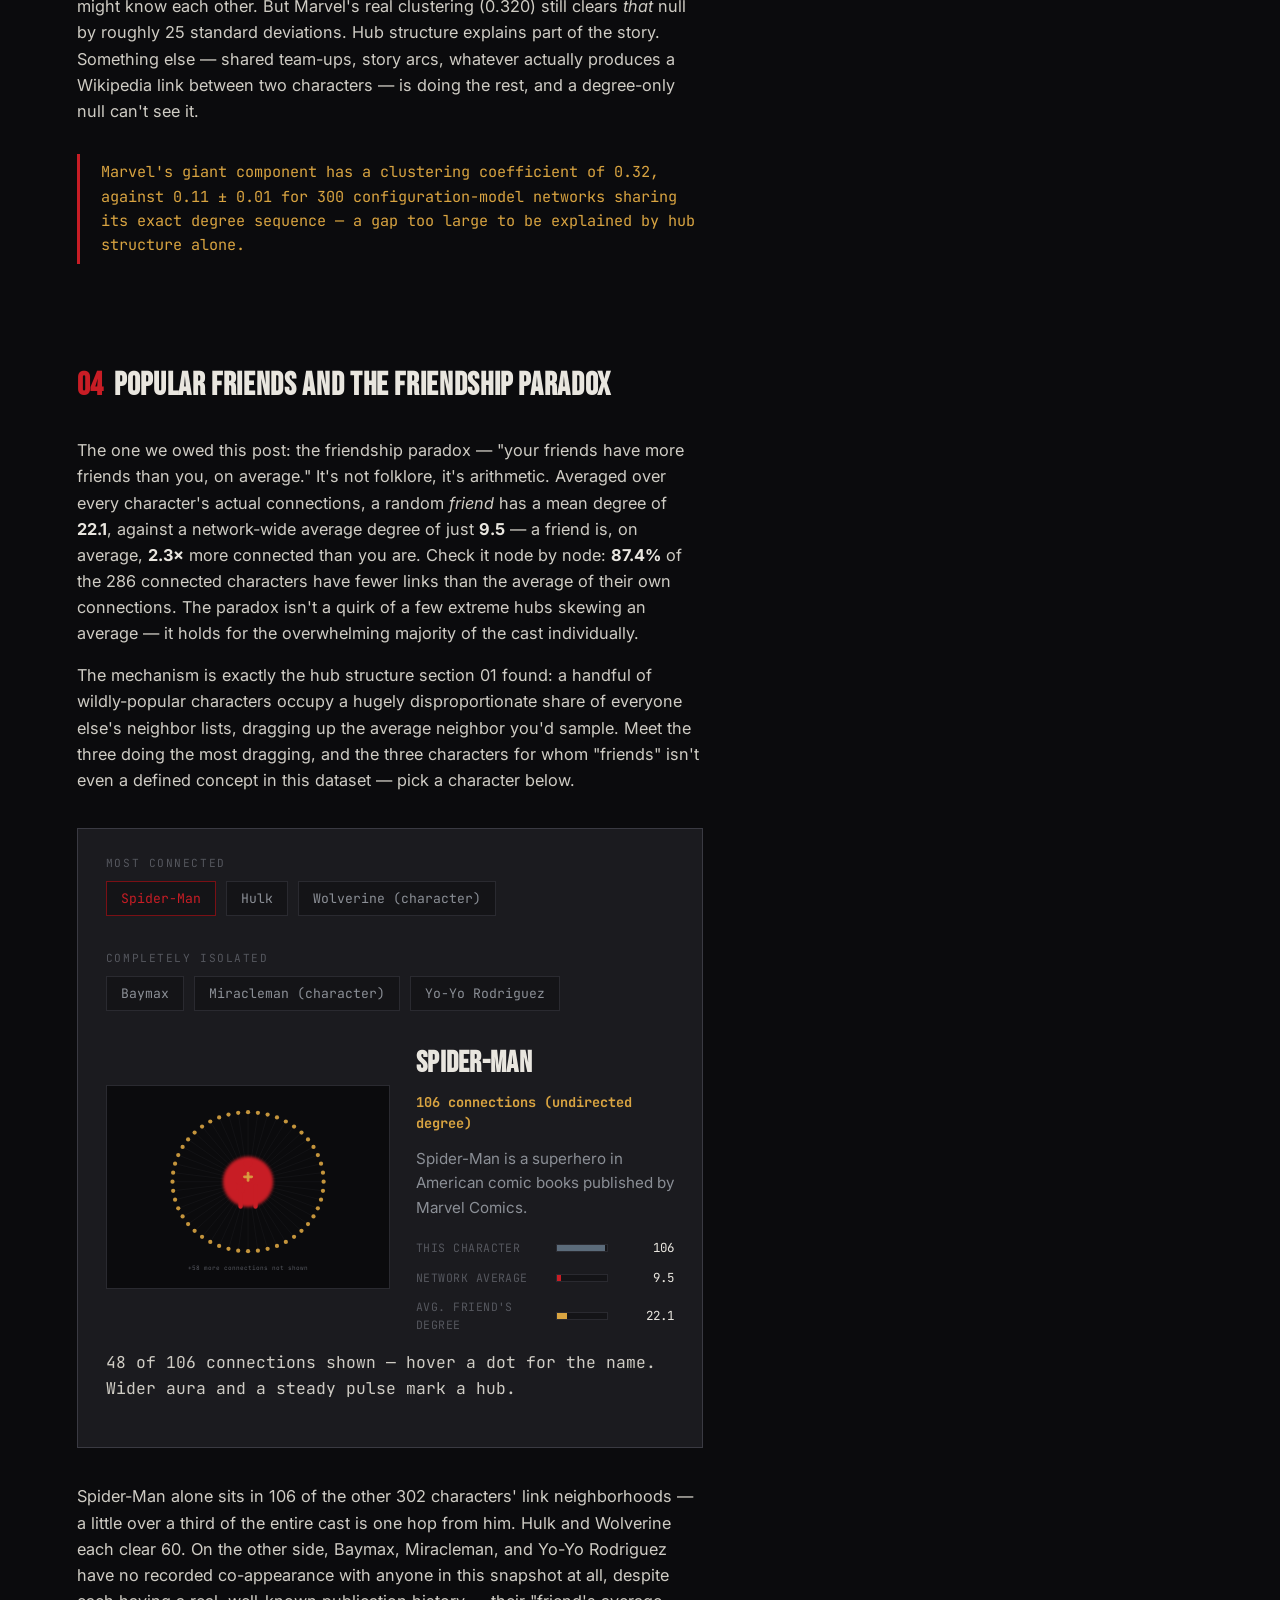
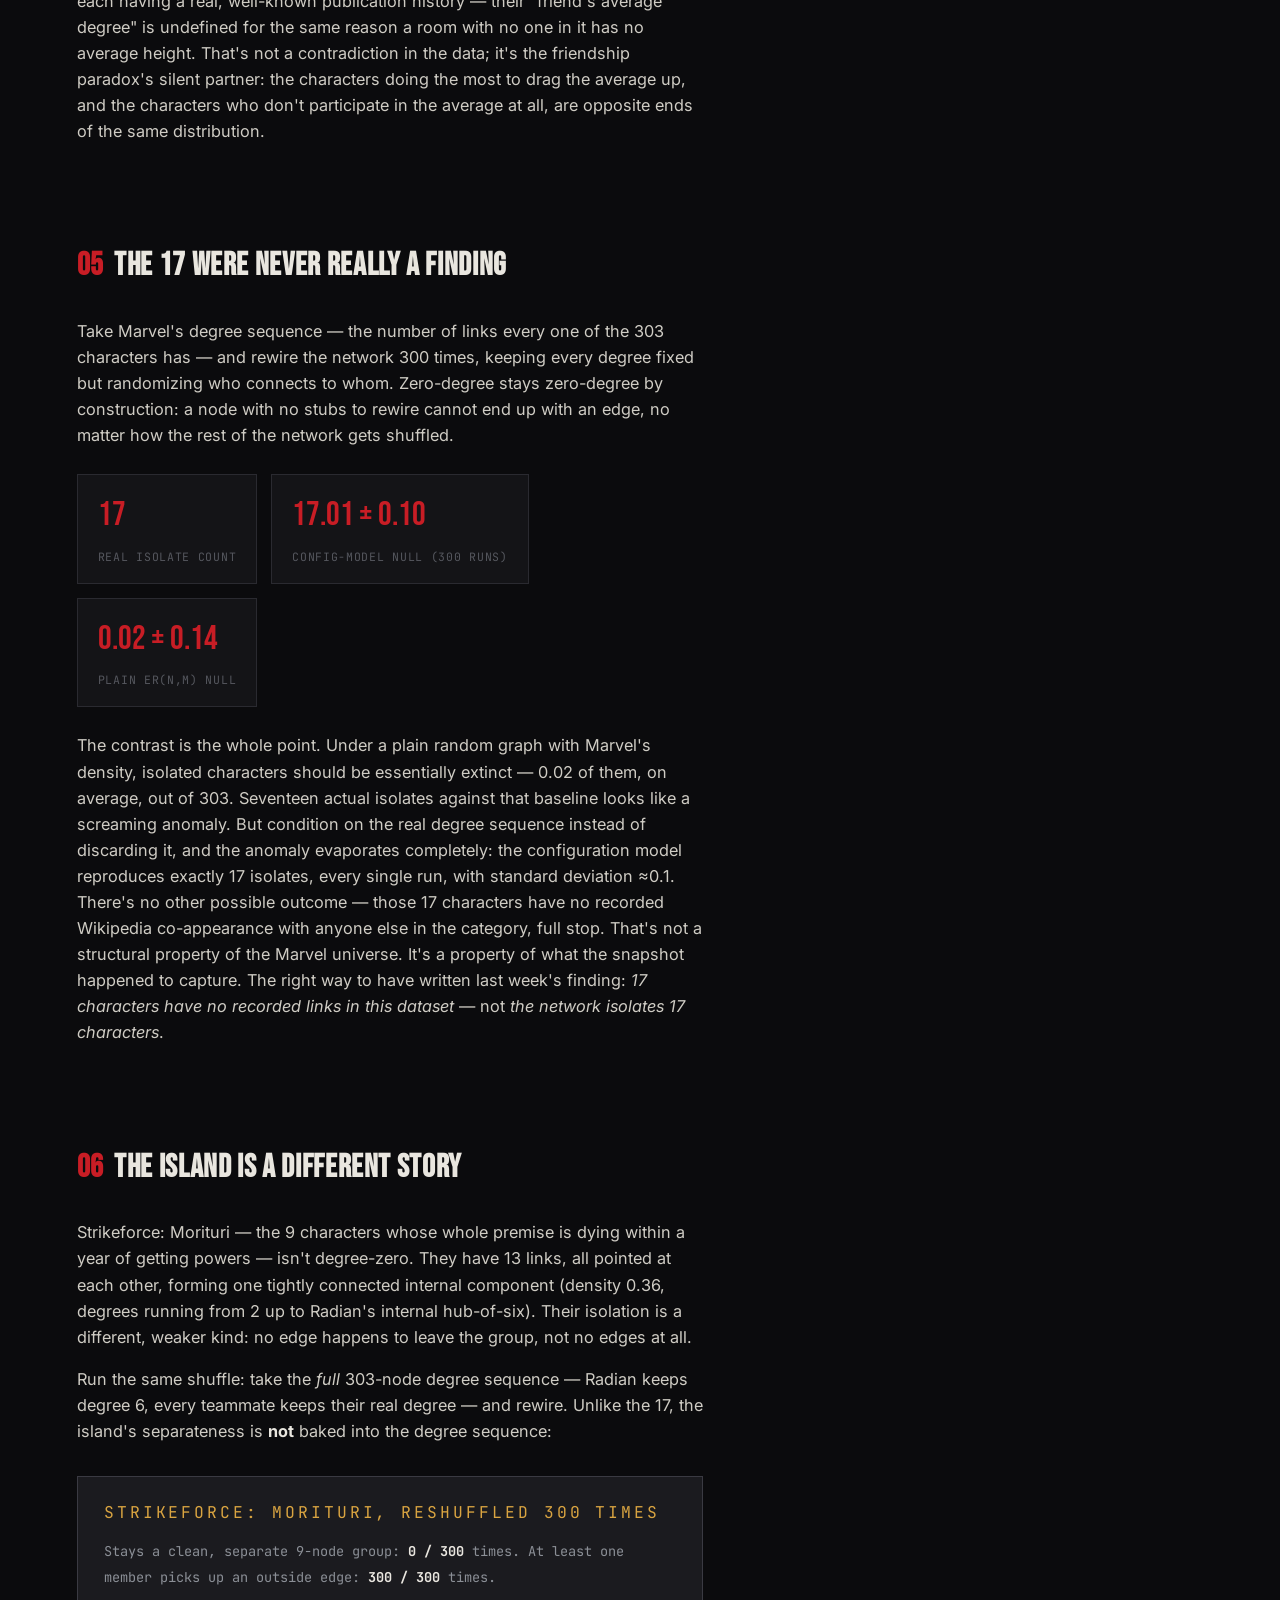
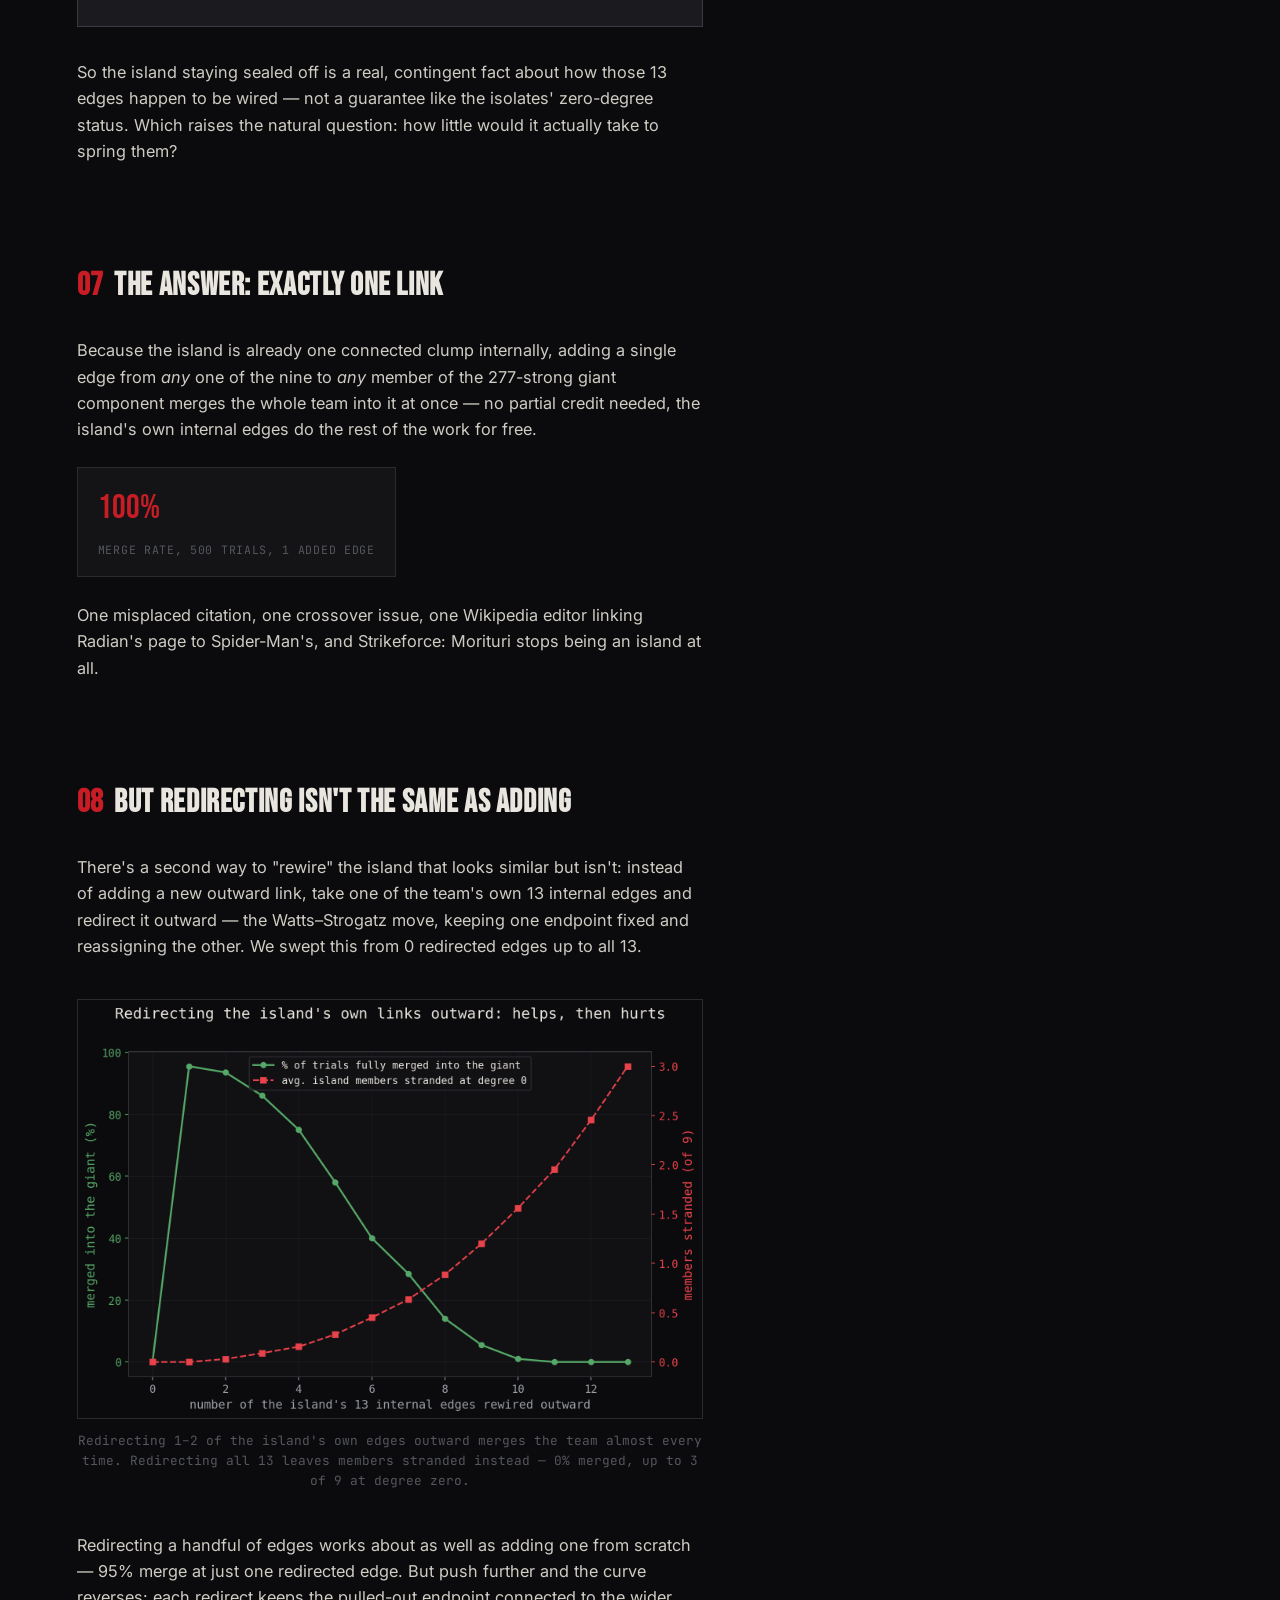
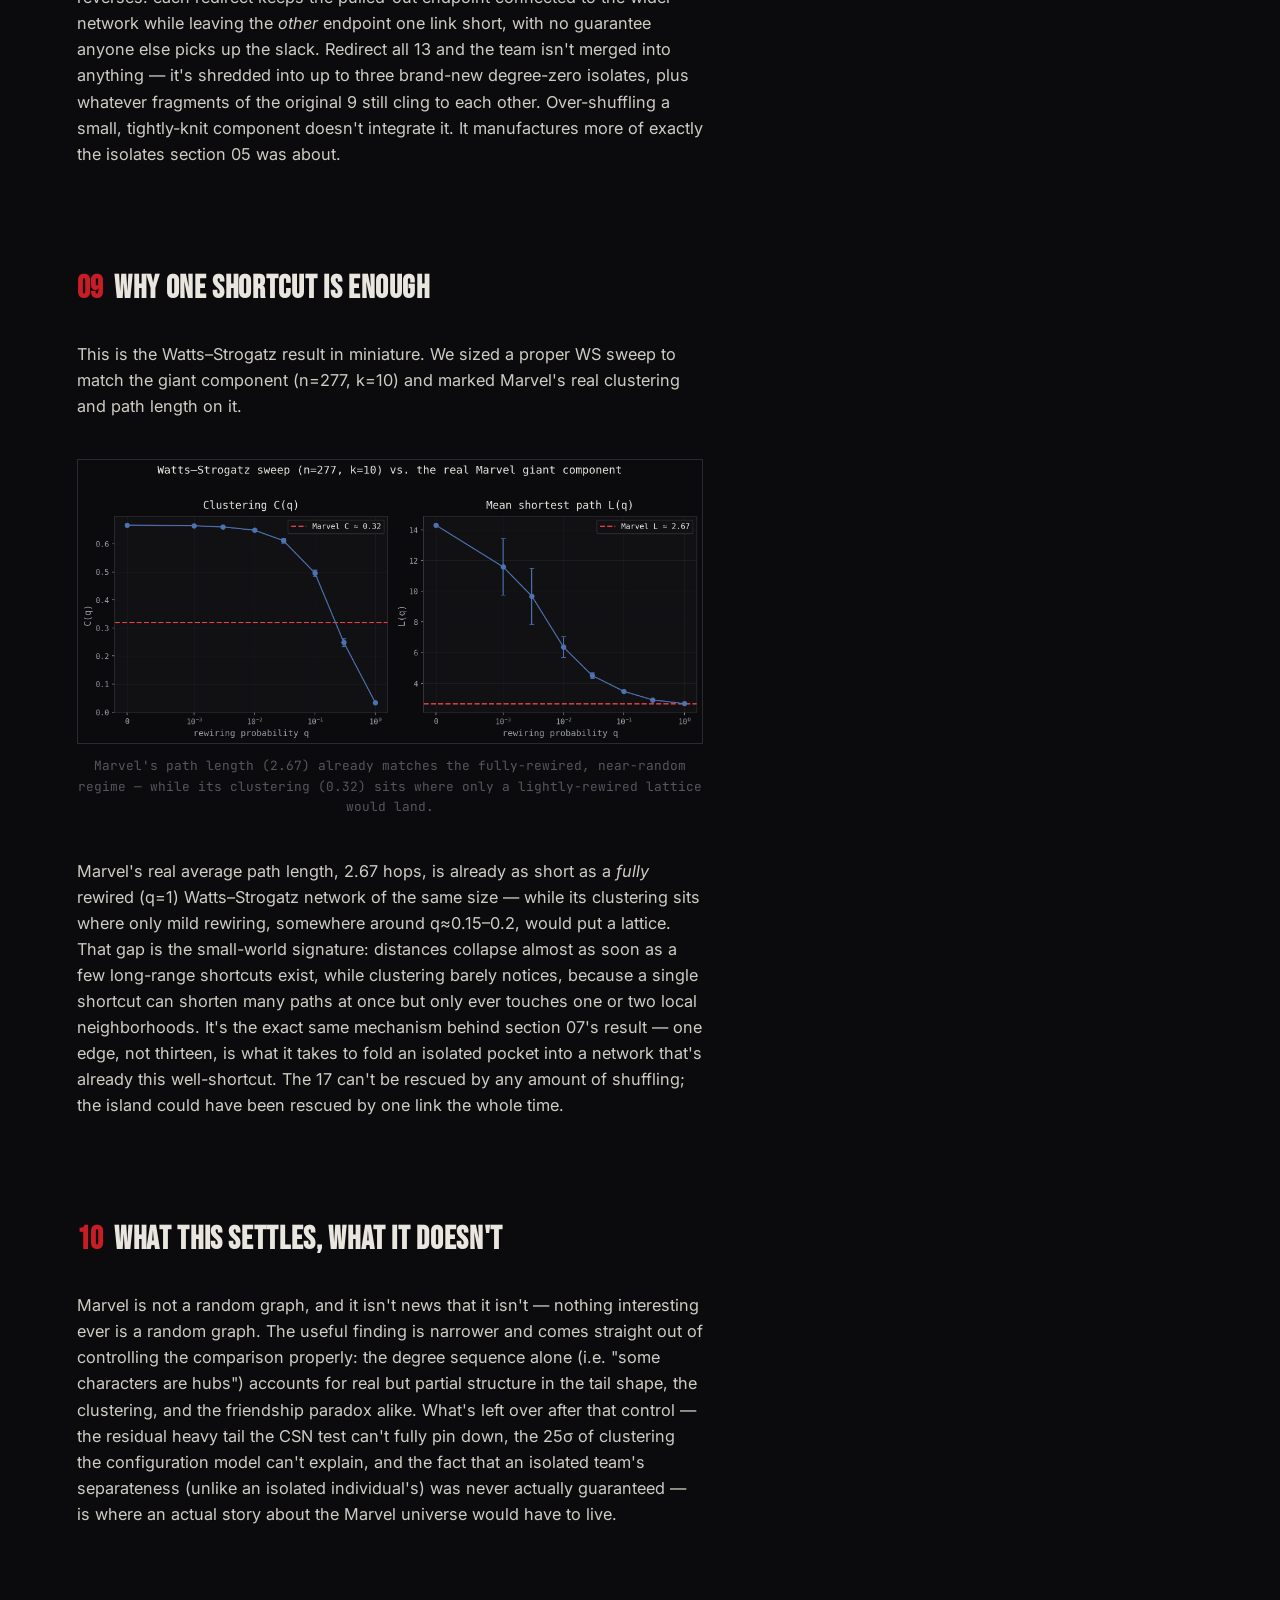
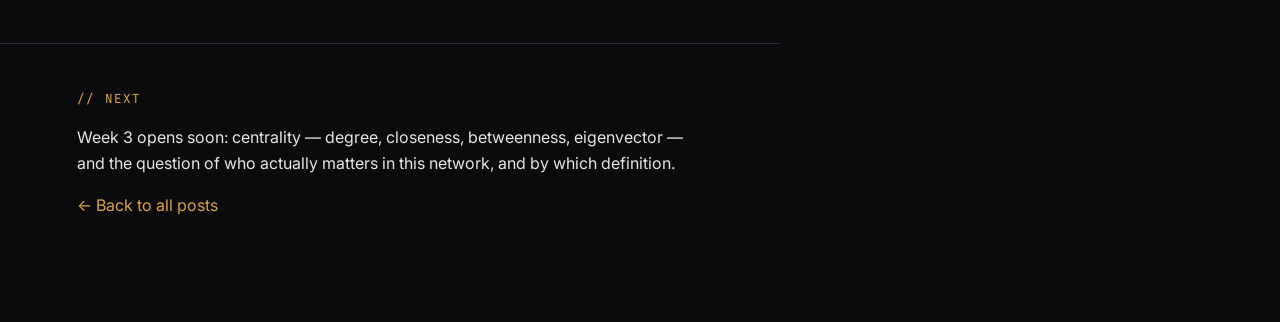
<file: posts/week2-the-alibi.html>
<!DOCTYPE html>
<html lang="en">
<head>
  <meta charset="UTF-8">
  <meta name="viewport" content="width=device-width, initial-scale=1.0">
  <title>Week 2 — The Alibi | Graphiverse</title>
  <meta name="description" content="Is Marvel's structure explained by density alone? Degree distribution fit, the giant-component phase transition, the friendship paradox, a proper shuffle test of clustering, and what it takes to spring last week's isolated island loose.">
  <link rel="preconnect" href="https://fonts.googleapis.com">
  <link rel="preconnect" href="https://fonts.gstatic.com" crossorigin>
  <link rel="stylesheet" href="https://fonts.googleapis.com/css2?family=Bebas+Neue&family=Inter:wght@400;500;600;700&family=JetBrains+Mono:wght@400;600&display=swap">
  <link rel="stylesheet" href="../assets/css/style.css">
  <style>
    /* ---- scoped styles for the "character lab" explorable ---- */
    .lab {
      border: 1px solid var(--border-strong);
      background: var(--bg-panel-raised);
      padding: 26px 28px 30px;
      margin: 2.2em 0;
    }
    .lab-tabs { display: flex; flex-wrap: wrap; gap: 10px; margin-bottom: 6px; }
    .lab-group { display: flex; flex-direction: column; gap: 8px; }
    .lab-groups { display: flex; flex-wrap: wrap; gap: 28px; margin-bottom: 22px; }
    .lab-group-label {
      font-family: var(--font-mono); font-size: 0.7rem; letter-spacing: 0.14em;
      text-transform: uppercase; color: var(--text-faint);
    }
    .lab-pill {
      font-family: var(--font-mono); font-size: 0.82rem; padding: 8px 14px;
      border: 1px solid var(--border); background: var(--bg-panel); color: var(--text-muted);
      cursor: pointer; transition: border-color .15s ease, color .15s ease;
    }
    .lab-pill:hover { color: var(--text); border-color: var(--border-strong); }
    .lab-pill.active.popular { border-color: var(--red-dim); color: var(--red); }
    .lab-pill.active.isolated { border-color: var(--amber); color: var(--amber); }
    .lab-main { display: grid; grid-template-columns: 1.1fr 1fr; gap: 26px; align-items: center; }
    @media (max-width: 760px) { .lab-main { grid-template-columns: 1fr; } }
    .lab-viz { background: var(--bg); border: 1px solid var(--border); }
    .lab-viz svg { width: 100%; height: auto; display: block; }
    .lab-info h3 { font-family: var(--font-display); font-size: 1.9rem; margin: 0 0 4px; letter-spacing: 0.01em; }
    .lab-info .lab-degree { font-family: var(--font-mono); font-size: 0.85rem; color: var(--text-faint); margin-bottom: 12px; }
    .lab-info .lab-degree strong { color: var(--amber); }
    .lab-info p { font-size: 0.95rem; color: var(--text-muted); margin: 0 0 18px; }
    .lab-bars { display: flex; flex-direction: column; gap: 10px; }
    .lab-bar-row { display: grid; grid-template-columns: 130px 1fr 56px; align-items: center; gap: 10px; }
    .lab-bar-label { font-family: var(--font-mono); font-size: 0.72rem; color: var(--text-faint); text-transform: uppercase; letter-spacing: 0.04em; }
    .lab-bar-track { height: 8px; background: var(--bg-panel); border: 1px solid var(--border); position: relative; }
    .lab-bar-fill { height: 100%; background: var(--red); transition: width .25s ease; }
    .lab-bar-fill.friend { background: var(--amber); }
    .lab-bar-fill.char { background: #5b6b7a; }
    .lab-bar-value { font-family: var(--font-mono); font-size: 0.78rem; color: var(--text); text-align: right; }
    .lab-caption { margin-top: 14px; font-family: var(--font-mono); font-size: 0.78rem; color: var(--text-faint); }

    /* -- animated character silhouette: generic hero-shaped figure, not a
       depiction of any specific character's costume or likeness. Popular
       characters glow and breathe; isolated ones flicker and desaturate. -- */
    .hero-figure { transform-box: fill-box; transform-origin: 50% 100%; }
    .hero-figure.popular { animation: hero-bob 2.6s ease-in-out infinite; }
    .hero-figure.isolated { animation: hero-flicker 3.6s steps(1,end) infinite; filter: grayscale(1); }
    .hero-aura { transform-box: fill-box; transform-origin: 50% 50%; }
    .hero-aura.popular { animation: aura-pulse 2.6s ease-in-out infinite; }
    .hero-aura.isolated { animation: aura-faint 3.6s ease-in-out infinite; }
    .lab-edge { animation: edge-shimmer 3.4s ease-in-out infinite; }
    .lab-isolation-ring { animation: ring-breathe 3.6s ease-in-out infinite; }
    @keyframes hero-bob {
      0%, 100% { transform: translateY(0); }
      50%      { transform: translateY(-5px); }
    }
    @keyframes hero-flicker {
      0%, 100% { opacity: 0.85; }
      42%      { opacity: 0.85; }
      46%      { opacity: 0.25; }
      50%      { opacity: 0.7; }
      74%      { opacity: 0.3; }
      78%      { opacity: 0.8; }
    }
    @keyframes aura-pulse {
      0%, 100% { opacity: 0.35; transform: scale(1); }
      50%      { opacity: 0.7;  transform: scale(1.14); }
    }
    @keyframes aura-faint {
      0%, 100% { opacity: 0.12; }
      50%      { opacity: 0.03; }
    }
    @keyframes edge-shimmer {
      0%, 100% { opacity: 0.3; }
      50%      { opacity: 0.75; }
    }
    @keyframes ring-breathe {
      0%, 100% { opacity: 0.7; r: 68; }
      50%      { opacity: 0.3; r: 76; }
    }
    @media (prefers-reduced-motion: reduce) {
      .hero-figure, .hero-aura, .lab-edge, .lab-isolation-ring { animation: none !important; }
    }
  </style>
</head>
<body>

  <nav class="site-nav">
    <div class="brand"><a href="../index.html" style="color:inherit">GRAPH<span>IVERSE</span></a></div>
    <div class="links">
      <a href="../index.html#case-files">Posts</a>
      <a href="../index.html#about">About</a>
      <a href="https://github.com/cpsall/cpsall.github.io" target="_blank" rel="noopener">Source</a>
    </div>
  </nav>

  <header class="post-header">
    <div class="kicker">Week 02 — Null Models &amp; Shuffle Tests</div>
    <h1>The Alibi</h1>
    <p class="dek">
      Marvel's network looks structured — hubs, clusters, a tight giant component, and a
      seventeen-strong crowd of nobodies from week 1. A random graph the same size would
      look structured too, if you squint. So we check every alibi: build the null models,
      and see what actually survives.
    </p>
    <div class="byline">Dimitrios, Andrei &amp; Christos — 02805 Social Graphs &amp; Interactions</div>
  </header>

  <article class="post-body">

    <div class="stat-row">
      <div class="stat"><span class="n">303</span><span class="label">characters</span></div>
      <div class="stat"><span class="n">1,434</span><span class="label">undirected links</span></div>
      <div class="stat"><span class="n">9.5</span><span class="label">mean degree ⟨k⟩</span></div>
      <div class="stat"><span class="n">277</span><span class="label">giant component</span></div>
    </div>

    <p class="lead">
      Last week we found the shape of the network: a 277-character giant component, a
      9-member island, 17 characters alone. This week's models ask the harder question —
      how much of that shape is just what happens when you scatter ~1,400 links across
      303 nodes, and how much actually needs a story?
    </p>

    <h2><span class="idx">01</span>Degree distribution: closer to which model?</h2>
    <p>
      We built two matched comparison networks — an Erdős–Rényi random graph and a
      Barabási–Albert preferential-attachment network, both grown to Marvel's exact node
      and edge count — and plotted all three degree distributions as CCDFs,
      <code>P(K ≥ k)</code>, the version that survives all the way into the sparse tail
      instead of dissolving into binning noise.
    </p>

    <figure class="figure-block">
      <img src="../assets/img/degree-fit.png" alt="Log-log CCDF plot comparing Marvel's real degree distribution against a matched Erdős–Rényi random graph and a matched Barabási–Albert network. Marvel tracks the Barabási–Albert curve closely and pulls away from the Erdős–Rényi curve past degree 10." loading="lazy">
      <figcaption>Marvel's tail (red dots) rides the Barabási–Albert curve (gold) almost the whole way; the Erdős–Rényi curve (grey) collapses by degree ≈15 — the Poisson tail just can't reach Spider-Man.</figcaption>
    </figure>

    <p>
      A quick read of that plot would call it case closed: Marvel is heavy-tailed, the
      random graph isn't. But a log-log curve can make plenty of distributions look
      power-law-ish to the eye, even when they aren't one. We ran the
      Clauset–Shalizi–Newman maximum-likelihood fit on Marvel's real in-degree sequence:
    </p>

    <div class="island-card">
      <p class="section-label">CSN power-law fit — Marvel in-degree</p>
      <p class="members">
        α&nbsp;=&nbsp;2.22&nbsp;±&nbsp;0.12 &nbsp;·&nbsp; k<sub>min</sub>&nbsp;=&nbsp;5
        &nbsp;·&nbsp; R vs. log-normal&nbsp;=&nbsp;−3.6 (p&nbsp;=&nbsp;0.12)
        &nbsp;·&nbsp; R vs. exponential&nbsp;=&nbsp;+4.9 (p&nbsp;=&nbsp;0.53)
      </p>
      <p style="margin-top:14px; color: var(--text-muted); font-size:0.92rem;">
        Both comparisons land above the conventional p&nbsp;&lt;&nbsp;0.05 bar. Neither
        log-normal nor exponential is ruled out. At 303 nodes there just aren't enough
        characters past k<sub>min</sub>=5 for the test to have real teeth.
      </p>
    </div>

    <p>
      So the honest claim is narrower than the plot suggests: Marvel's degree distribution
      is <strong>heavy-tailed</strong> and shaped far more like a growth-with-preference
      process than a homogeneous random one — but we can't statistically certify it as
      <em>specifically</em> a power law.
    </p>

    <p>
      That Barabási–Albert curve above isn't just a backdrop — it's grown to Marvel's
      exact size (n=303, matched edge count) rather than left at the textbook 5,000 nodes.
      Its biggest hub tops out at degree
      <strong>77</strong> in this run. Spider-Man sits at <strong>106</strong>. Even a
      model built specifically to produce runaway hubs, run at Marvel's actual size,
      undershoots the real thing — a reminder that "matching n and m" still leaves room
      for one run's luck, and that Wikipedia's editors funnel attention even harder than a
      generic preferential-attachment rule does.
    </p>

    <h2><span class="idx">02</span>The giant component isn't the surprise</h2>
    <p>
      Erdős–Rényi theory predicts a sharp phase transition at ⟨k⟩&nbsp;=&nbsp;1: below it,
      every component is small; above it, one giant component swallows an
      <code>O(n)</code> share of the network. We swept ⟨k⟩ from 0.2 to 12 on 303-node
      random graphs and marked where Marvel's real mean degree falls.
    </p>

    <figure class="figure-block">
      <img src="../assets/img/phase-transition.png" alt="Phase transition curve of giant component fraction versus average degree for a 303-node Erdős–Rényi random graph, with a vertical line at the critical point k=1 and another at Marvel's real average degree of about 9.5, deep in the saturated regime." loading="lazy">
      <figcaption>Marvel's ⟨k⟩ ≈ 9.5 sits far past the critical point ⟨k⟩ = 1 — at this density, a random graph would connect virtually everything.</figcaption>
    </figure>

    <p>
      This is the trap that sits right at Marvel's density: a
      <em>random</em> graph would be almost entirely one component, with isolated nodes
      appearing only by chance. So the giant component swallowing 277/303 characters isn't
      evidence of anything special — density alone predicts that. What density alone
      does <em>not</em> predict is 17 characters at exactly zero links and a clean 9-member
      island cut off from everyone else, while sitting at a mean degree nine and a half
      times past the connectivity threshold. Section 05 comes back to exactly that gap.
    </p>

    <h2><span class="idx">03</span>Shuffle-testing clustering</h2>
    <p>
      Pick a computed property, and shuffle-test it properly —
      not against a plain random graph (which changes everything at once) but against a
      <strong>degree-preserving configuration model</strong>, which keeps every character's
      exact number of links and only rewires who they connect to.
    </p>

    <figure class="figure-block">
      <img src="../assets/img/clustering-shuffle.png" alt="Histogram comparing Marvel's real clustering coefficient of 0.320 against 300 resampled Erdős–Rényi networks (mean about 0.037) and 300 degree-preserving configuration-model networks (mean about 0.110). Marvel's real value sits far to the right of both null distributions." loading="lazy">
      <figcaption>300 resamples per null. Marvel's clustering clears the plain-random null by ~95σ and the degree-preserving null by ~25σ.</figcaption>
    </figure>

    <div class="stat-row">
      <div class="stat"><span class="n">0.320</span><span class="label">Marvel's real C</span></div>
      <div class="stat"><span class="n">0.037</span><span class="label">ER(n,m) null mean</span></div>
      <div class="stat"><span class="n">0.110</span><span class="label">config-model null mean</span></div>
      <div class="stat"><span class="n">25σ</span><span class="label">gap after controlling for degree</span></div>
    </div>

    <p>
      Reading the gap between the two nulls is the whole point of doing this properly.
      Going from the plain-random null (0.037) up to the degree-preserving null (0.110)
      is entirely explained by Marvel's hubs — high-degree characters mechanically buy some
      clustering for free, just by having more neighbors who might know each other. But
      Marvel's real clustering (0.320) still clears <em>that</em> null by roughly 25
      standard deviations. Hub structure explains part of the story. Something else —
      shared team-ups, story arcs, whatever actually produces a Wikipedia link between two
      characters — is doing the rest, and a degree-only null can't see it.
    </p>

    <blockquote>
      Marvel's giant component has a clustering coefficient of 0.32, against 0.11 ± 0.01
      for 300 configuration-model networks sharing its exact degree sequence — a gap too
      large to be explained by hub structure alone.
    </blockquote>

    <h2><span class="idx">04</span>Popular friends and the friendship paradox</h2>
    <p>
      The one we owed this post: the friendship paradox —
      "your friends have more friends than you, on average." It's not folklore, it's
      arithmetic. Averaged over every character's actual connections, a random
      <em>friend</em> has a mean degree of <strong>22.1</strong>, against a network-wide
      average degree of just <strong>9.5</strong> — a friend is, on average,
      <strong>2.3×</strong> more connected than you are. Check it node by node:
      <strong>87.4%</strong> of the 286 connected characters have fewer links than the
      average of their own connections. The paradox isn't a quirk of a few extreme hubs
      skewing an average — it holds for the overwhelming majority of the cast individually.
    </p>
    <p>
      The mechanism is exactly the hub structure section 01 found: a handful of
      wildly-popular characters occupy a hugely disproportionate share of everyone else's
      neighbor lists, dragging up the average neighbor you'd sample. Meet the three doing
      the most dragging, and the three characters for whom "friends" isn't even a defined
      concept in this dataset — pick a character below.
    </p>

    <div class="lab">
      <div class="lab-groups">
        <div class="lab-group">
          <span class="lab-group-label">Most connected</span>
          <div class="lab-tabs" id="lab-tabs-popular"></div>
        </div>
        <div class="lab-group">
          <span class="lab-group-label">Completely isolated</span>
          <div class="lab-tabs" id="lab-tabs-isolated"></div>
        </div>
      </div>

      <div class="lab-main">
        <div class="lab-viz">
          <svg id="lab-svg" viewBox="0 0 560 400" preserveAspectRatio="xMidYMid meet"></svg>
        </div>
        <div class="lab-info">
          <h3 id="lab-name">—</h3>
          <p class="lab-degree" id="lab-degree-line">—</p>
          <p id="lab-desc">—</p>
          <div class="lab-bars">
            <div class="lab-bar-row">
              <span class="lab-bar-label">this character</span>
              <div class="lab-bar-track"><div class="lab-bar-fill char" id="lab-bar-char" style="width:0%"></div></div>
              <span class="lab-bar-value" id="lab-bar-char-val">0</span>
            </div>
            <div class="lab-bar-row">
              <span class="lab-bar-label">network average</span>
              <div class="lab-bar-track"><div class="lab-bar-fill" id="lab-bar-avg" style="width:0%"></div></div>
              <span class="lab-bar-value">9.5</span>
            </div>
            <div class="lab-bar-row">
              <span class="lab-bar-label">avg. friend's degree</span>
              <div class="lab-bar-track"><div class="lab-bar-fill friend" id="lab-bar-friend" style="width:0%"></div></div>
              <span class="lab-bar-value">22.1</span>
            </div>
          </div>
        </div>
      </div>
      <p class="lab-caption" id="lab-caption">Hover any dot for the connection's name.</p>
    </div>

    <p>
      Spider-Man alone sits in 106 of the other 302 characters' link neighborhoods — a
      little over a third of the entire cast is one hop from him. Hulk and Wolverine each
      clear 60. On the other side, Baymax, Miracleman, and Yo-Yo Rodriguez have no recorded
      co-appearance with anyone in this snapshot at all, despite each having a real,
      well-known publication history — their "friend's average degree" is undefined for
      the same reason a room with no one in it has no average height. That's not a
      contradiction in the data; it's the friendship paradox's silent partner: the
      characters doing the most to drag the average up, and the characters who don't
      participate in the average at all, are opposite ends of the same distribution.
    </p>

    <h2><span class="idx">05</span>The 17 were never really a finding</h2>
    <p>
      Take Marvel's degree sequence — the number of links every one of the 303 characters
      has — and rewire the network 300 times, keeping every degree fixed but randomizing
      who connects to whom. Zero-degree stays zero-degree by construction: a node with no
      stubs to rewire cannot end up with an edge, no matter how the rest of the network
      gets shuffled.
    </p>

    <div class="stat-row">
      <div class="stat"><span class="n">17</span><span class="label">real isolate count</span></div>
      <div class="stat"><span class="n">17.01 ± 0.10</span><span class="label">config-model null (300 runs)</span></div>
      <div class="stat"><span class="n">0.02 ± 0.14</span><span class="label">plain ER(n,m) null</span></div>
    </div>

    <p>
      The contrast is the whole point. Under a plain random graph with Marvel's density,
      isolated characters should be essentially extinct — 0.02 of them, on average, out of
      303. Seventeen actual isolates against that baseline looks like a screaming anomaly.
      But condition on the real degree sequence instead of discarding it, and the anomaly
      evaporates completely: the configuration model reproduces exactly 17 isolates, every
      single run, with standard deviation ≈0.1. There's no other possible outcome — those
      17 characters have no recorded Wikipedia co-appearance with anyone else in the
      category, full stop. That's not a structural property of the Marvel universe. It's a
      property of what the snapshot happened to capture. The right way to have written last
      week's finding: <em>17 characters have no recorded links in this dataset</em> — not
      <em>the network isolates 17 characters</em>.
    </p>

    <h2><span class="idx">06</span>The island is a different story</h2>
    <p>
      Strikeforce: Morituri — the 9 characters whose whole premise is dying within a year
      of getting powers — isn't degree-zero. They have 13 links, all pointed at each other,
      forming one tightly connected internal component (density 0.36, degrees running from
      2 up to Radian's internal hub-of-six). Their isolation is a different, weaker kind: no
      edge happens to leave the group, not no edges at all.
    </p>
    <p>
      Run the same shuffle: take the <em>full</em> 303-node degree sequence — Radian keeps
      degree 6, every teammate keeps their real degree — and rewire. Unlike the 17, the
      island's separateness is <strong>not</strong> baked into the degree sequence:
    </p>

    <div class="island-card">
      <p class="section-label">Strikeforce: Morituri, reshuffled 300 times</p>
      <p class="members">
        Stays a clean, separate 9-node group: <strong>0 / 300</strong> times.
        At least one member picks up an outside edge: <strong>300 / 300</strong> times.
      </p>
    </div>

    <p>
      So the island staying sealed off is a real, contingent fact about how those 13 edges
      happen to be wired — not a guarantee like the isolates' zero-degree status. Which
      raises the natural question: how little would it actually take to spring them?
    </p>

    <h2><span class="idx">07</span>The answer: exactly one link</h2>
    <p>
      Because the island is already one connected clump internally, adding a single edge
      from <em>any</em> one of the nine to <em>any</em> member of the 277-strong giant
      component merges the whole team into it at once — no partial credit needed, the
      island's own internal edges do the rest of the work for free.
    </p>
    <div class="stat-row">
      <div class="stat"><span class="n">100%</span><span class="label">merge rate, 500 trials, 1 added edge</span></div>
    </div>
    <p>
      One misplaced citation, one crossover issue, one Wikipedia editor linking Radian's
      page to Spider-Man's, and Strikeforce: Morituri stops being an island at all.
    </p>

    <h2><span class="idx">08</span>But redirecting isn't the same as adding</h2>
    <p>
      There's a second way to "rewire" the island that looks similar but isn't: instead of
      adding a new outward link, take one of the team's own 13 internal edges and redirect
      it outward — the Watts–Strogatz move, keeping one endpoint fixed and reassigning the
      other. We swept this from 0 redirected edges up to all 13.
    </p>

    <figure class="figure-block">
      <img src="../assets/img/island-rewire.png" alt="Line chart with two y-axes. The green line shows the percentage of trials where the island fully merges into the giant component, peaking near 96% at 1-2 redirected edges then declining to 0% by 13. The red dashed line shows the average number of island members stranded at degree 0, rising from 0 to 3 as more edges are redirected." loading="lazy">
      <figcaption>Redirecting 1–2 of the island's own edges outward merges the team almost every time. Redirecting all 13 leaves members stranded instead — 0% merged, up to 3 of 9 at degree zero.</figcaption>
    </figure>

    <p>
      Redirecting a handful of edges works about as well as adding one from scratch — 95%
      merge at just one redirected edge. But push further and the curve reverses: each
      redirect keeps the pulled-out endpoint connected to the wider network while leaving
      the <em>other</em> endpoint one link short, with no guarantee anyone else picks up
      the slack. Redirect all 13 and the team isn't merged into anything — it's shredded
      into up to three brand-new degree-zero isolates, plus whatever fragments of the
      original 9 still cling to each other. Over-shuffling a small, tightly-knit component
      doesn't integrate it. It manufactures more of exactly the isolates section 05 was
      about.
    </p>

    <h2><span class="idx">09</span>Why one shortcut is enough</h2>
    <p>
      This is the Watts–Strogatz result in miniature. We sized a proper WS sweep to match
      the giant component (n=277, k=10) and marked Marvel's real clustering and path length
      on it.
    </p>

    <figure class="figure-block">
      <img src="../assets/img/small-world.png" alt="Two side-by-side plots: clustering coefficient and mean shortest path length as a function of rewiring probability q, for Watts-Strogatz networks sized to match Marvel's giant component. Marvel's real clustering of 0.32 intersects the curve around q between 0.1 and 0.3. Marvel's real path length of 2.67 sits at or below even the fully rewired q=1 value." loading="lazy">
      <figcaption>Marvel's path length (2.67) already matches the fully-rewired, near-random regime — while its clustering (0.32) sits where only a lightly-rewired lattice would land.</figcaption>
    </figure>

    <p>
      Marvel's real average path length, 2.67 hops, is already as short as a
      <em>fully</em> rewired (q=1) Watts–Strogatz network of the same size — while its
      clustering sits where only mild rewiring, somewhere around q≈0.15–0.2, would put a
      lattice. That gap is the small-world signature: distances collapse almost as soon as
      a few long-range shortcuts exist, while clustering barely notices, because a single
      shortcut can shorten many paths at once but only ever touches one or two local
      neighborhoods. It's the exact same mechanism behind section 07's result — one edge,
      not thirteen, is what it takes to fold an isolated pocket into a network that's
      already this well-shortcut. The 17 can't be rescued by any amount of shuffling; the
      island could have been rescued by one link the whole time.
    </p>

    <h2><span class="idx">10</span>What this settles, what it doesn't</h2>
    <p>
      Marvel is not a random graph, and it isn't news that it isn't — nothing interesting
      ever is a random graph. The useful finding is narrower and comes straight out of
      controlling the comparison properly: the degree sequence alone (i.e. "some
      characters are hubs") accounts for real but partial structure in the tail shape, the
      clustering, and the friendship paradox alike. What's left over after that control —
      the residual heavy tail the CSN test can't fully pin down, the 25σ of clustering the
      configuration model can't explain, and the fact that an isolated team's separateness
      (unlike an isolated individual's) was never actually guaranteed — is where an actual
      story about the Marvel universe would have to live.
    </p>

  </article>

  <footer class="post-footer">
    <p class="section-label">// Next</p>
    <p>Week 3 opens soon: centrality — degree, closeness, betweenness, eigenvector — and
      the question of who actually matters in this network, and by which definition.</p>
    <p><a href="../index.html">&larr; Back to all posts</a></p>
  </footer>

  <script id="lab-data" type="application/json">
{"popular": [{"id": "Spider-Man", "name": "Spider-Man", "degree": 106, "description": "Spider-Man is a superhero in American comic books published by Marvel Comics.", "neighbors": ["Abomination (character)", "Adam Warlock", "She-Venom (Patricia Robertson)", "Anya Corazon", "Beta Ray Bill", "Betsy Braddock", "Bill Foster (character)", "Black Bolt", "Black Cat (Marvel Comics)", "Black Marvel", "Black Widow (Natasha Romanova)", "Blade (character)", "Bob, Agent of Hydra", "Brian Braddock", "Captain Universe", "Cloak and Dagger (characters)", "Darkhawk", "Deadpool", "Deathlok", "Devil Dinosaur", "Doctor Nemesis", "Doctor Strange", "Dusk (comics)", "Eddie Brock", "Emma Frost", "Enigma (Marvel Comics)", "Ethan Edwards", "Fabio Medina", "Frankenstein's Monster (Marvel Comics)", "Frog-Man", "Ghost Rider", "Ghost Rider (Danny Ketch)", "Ghost Rider (Johnny Blaze)", "Gladiator (Kallark)", "Gwenpool", "Helix (Marvel Comics)", "Hellion (character)", "Hercules (Marvel Comics)", "Hit-Monkey", "Hulk", "Human Fly (character)", "Human Torch", "Hybrid (Scott Washington)", "Iron Man (Ultimate Marvel character)", "Iron Man 2020", "Janice Lincoln", "Jessica Jones", "John Jameson (character)", "Killraven", "Kristoff Vernard", "Luke Cage", "Machine Man", "Man-Thing", "Mania (character)", "Mayday Parker", "Misty Knight", "Mockingbird (Marvel Comics)", "Moon Knight", "Morbius", "Phil Grayfield", "Nightwatch (character)", "Noh-Varr", "Nova (Richard Rider)", "Paladin (comics)", "Phoenix (Guardians of the Galaxy)", "Powerhouse (Marvel Comics)", "Puck (Marvel Comics)", "Rachel Summers", "Radioactive Man (comics)", "Ravage 2099", "Ricochet (comics)", "Robbie Baldwin", "Ronin (Marvel Comics)", "Sabra (character)", "Satana (Marvel Comics)", "Scarlet Spider", "Scarlet Witch", "Scorpio (Marvel Comics)", "Sentry (Robert Reynolds)", "Shang-Chi", "She-Hulk", "She-Hulk (Lyra)", "Shuri (character)", "Silhouette (comics)", "Silk (character)", "Spider-Bitch (Ashley Barton)", "Spider-Girl", "Spider-Man Noir", "Spider-UK", "Spider-Woman (Gwen Stacy)", "Venom (character)", "Spider-Man (Marvel Mangaverse)", "Spider-Woman", "Star-Lord", "Steel Spider", "Storm (Marvel Comics)", "Tarantula (Marvel Comics)", "Thunderclap (comics)", "Typeface (character)", "U.S. Agent", "Werewolf by Night", "White Tiger (comics)", "Will o' the Wisp (comics)", "William Burnside (character)", "Wolverine (character)", "Xorn"]}, {"id": "Hulk", "name": "Hulk", "degree": 65, "description": "The Hulk is a superhero appearing in American comic books published by Marvel Comics.", "neighbors": ["Abomination (character)", "Adam Warlock", "Arabian Knight (character)", "Beta Ray Bill", "Bill Foster (character)", "Black Bolt", "Black Cat (Marvel Comics)", "Blue Marvel", "Bob, Agent of Hydra", "Brian Braddock", "Captain Universe", "Cloak and Dagger (characters)", "Crane Mother", "Deadpool", "Devil Dinosaur", "Devil Hulk", "Doctor Druid", "Doctor Strange", "Fandral", "Firebird (Marvel Comics)", "Gargoyle (comics)", "Gauntlet (Joseph Green)", "Ghost Rider", "Ghost Rider (Danny Ketch)", "Ghost Rider (Johnny Blaze)", "Gremlin (comics)", "Hellion (character)", "Hercules (Marvel Comics)", "Jean Grey", "She-Hulk", "She-Hulk (Lyra)", "Spider-Man", "Wolverine (character)", "Hulk 2099", "Hulkling", "Iron Man (Ultimate Marvel character)", "Isaiah Bradley", "John Jameson (character)", "Karnak (character)", "Killpower", "Kismet (Marvel Comics)", "Living Lightning", "Machine Man", "Motormouth (comics)", "Noh-Varr", "Northstar (character)", "Power Man (Victor Alvarez)", "Puck (Marvel Comics)", "Red Guardian", "Red Wolf (comics)", "Robbie Baldwin", "Rocket Raccoon", "Rockslide (character)", "Rom the Space Knight", "Sabra (character)", "Sentry (Robert Reynolds)", "Shuri (character)", "Solo (Marvel Comics)", "Spider-Bitch (Ashley Barton)", "Spider-Woman (Jessica Drew)", "Stingray (Marvel Comics)", "Thor Girl", "Toro (character)", "Werewolf by Night", "Wolverine (Ultimate Marvel character)"]}, {"id": "Wolverine_(character)", "name": "Wolverine (character)", "degree": 63, "description": "Wolverine is a superhero appearing in American comic books published by Marvel Comics.", "neighbors": ["Betsy Braddock", "Black Cat (Marvel Comics)", "Black Widow (Natasha Romanova)", "Bob, Agent of Hydra", "Cable (character)", "Chase Stein", "Cyclops (Marvel Comics)", "Darkhawk", "Deadpool", "Doom 2099", "Elsa Bloodstone", "Emma Frost", "Emrys Killebrew", "Garrison Kane", "Ghost Rider (Danny Ketch)", "Guardian (Marvel Comics)", "Gwenpool", "Hornet (comics)", "Hulk", "Hulkling", "Iron Fist (character)", "Iron Lad", "Isaiah Bradley", "Jean Grey", "Jessica Jones", "Jubilee (character)", "Junior Juniper", "Mania (character)", "Mayday Parker", "Misty Knight", "Moon Knight", "Morbius", "Noh-Varr", "Northstar (character)", "Oya (comics)", "Phoenix (Guardians of the Galaxy)", "Powerhouse (Marvel Comics)", "Puck (Marvel Comics)", "Rachel Summers", "Ricochet (comics)", "Robbie Baldwin", "Rom the Space Knight", "Scarlet Witch", "Scorpio (Marvel Comics)", "She-Hulk", "She-Hulk (Lyra)", "Shuri (character)", "Solo (Marvel Comics)", "Spider-Bitch (Ashley Barton)", "Spider-Woman (Jessica Drew)", "Star-Lord", "Storm (Marvel Comics)", "Surge (Marvel Comics)", "U.S. Agent", "Ursa Major (character)", "Venom (character)", "Vindicator (comics)", "Wild Child (character)", "Wolverine (Ultimate Marvel character)", "Hercules (Marvel Comics)", "Jericho Drumm", "Spider-Man", "Xorn"]}], "isolated": [{"id": "Baymax", "name": "Baymax", "degree": 0, "description": "Baymax is a fictional superhero character appearing in American comic books published by Marvel Comics.", "neighbors": []}, {"id": "Miracleman_(character)", "name": "Miracleman (character)", "degree": 0, "description": "Miracleman (originally known as Marvelman), whose civilian name is Michael \"Mike\" Moran, is a British Golden Age comic book superhero appearing in comic books first published by L.", "neighbors": []}, {"id": "Yo-Yo_Rodriguez", "name": "Yo-Yo Rodriguez", "degree": 0, "description": "Elena \"Yo-Yo\" Rodriguez (also known as Slingshot) is a superhero appearing in American comic books published by Marvel Comics.", "neighbors": []}]}
  </script>

  <script>
    (function () {
      var DATA = JSON.parse(document.getElementById("lab-data").textContent);
      var NETWORK_AVG = 9.5, FRIEND_AVG = 22.1, MAX_BAR = 110;
      var SVG_NS = "http://www.w3.org/2000/svg";
      var svg = document.getElementById("lab-svg");
      var tabsPop = document.getElementById("lab-tabs-popular");
      var tabsIso = document.getElementById("lab-tabs-isolated");
      var current = null;

      // Per-character body plans for the lab figure. Each is an abstract,
      // procedurally-drawn blocky silhouette built from primitive shapes
      // (head/torso/limb geometry, not a costume) -- none of these depict
      // any specific character's actual likeness, design, or artwork.
      // They differ from each other in proportion, head shape, limb pose,
      // and a small abstract accent mark, so each of the six gets its own
      // distinct figure rather than one shared shape recolored.
      var AVATARS = {
        "Spider-Man": { headR: 7, head: "circle", torso: { x: 13, y: 20, w: 14, h: 22, rx: 6 }, armAngle: 50, armLen: 25, legSpread: 12, accent: "star", figScale: 1.18 },
        "Hulk": { headR: 12, head: "square", torso: { x: 2, y: 13, w: 36, h: 36, rx: 6 }, armAngle: 22, armLen: 27, legSpread: 17, accent: "none", figScale: 1.4 },
        "Wolverine_(character)": { headR: 8, head: "hex", torso: { x: 10, y: 19, w: 20, h: 25, rx: 6 }, armAngle: -16, armLen: 18, legSpread: 8, accent: "spikes", figScale: 1.0 },
        "Baymax": { headR: 14, head: "circle", torso: { x: 3, y: 24, w: 34, h: 32, rx: 17 }, armAngle: 62, armLen: 11, legSpread: 6, accent: "none", figScale: 1.15 },
        "Miracleman_(character)": { headR: 6, head: "circle", torso: { x: 15, y: 17, w: 10, h: 25, rx: 4 }, armAngle: 4, armLen: 26, legSpread: 4, accent: "cape", figScale: 1.25 },
        "Yo-Yo_Rodriguez": { headR: 7, head: "circle", torso: { x: 12, y: 19, w: 16, h: 22, rx: 5 }, armAngle: -32, armLen: 20, legSpread: 17, accent: "motiontrail", figScale: 1.05 }
      };
      var DEFAULT_AVATAR = { headR: 8, head: "circle", torso: { x: 10, y: 19, w: 20, h: 24, rx: 7 }, armAngle: 18, armLen: 20, legSpread: 9, accent: "none", figScale: 1.0 };

      function buildAvatarSymbol(symId, spec) {
        var symbol = document.createElementNS(SVG_NS, "symbol");
        symbol.setAttribute("id", symId);
        symbol.setAttribute("viewBox", "0 0 40 84");
        var cx = 20, headCy = spec.headR + 2;
        var t = spec.torso;
        var shoulderY = t.y + 4, hipY = t.y + t.h;

        if (spec.accent === "cape") {
          symbol.appendChild(el("path", { d: "M " + (t.x - 5) + " " + (shoulderY - 2) + " L 20 " + (hipY + 26) + " L " + (t.x + t.w + 5) + " " + (shoulderY - 2) + " Z" },
            "fill:var(--amber); opacity:0.5;"));
        }

        symbol.appendChild(el("rect", { x: cx - spec.legSpread - 3.5, y: hipY, width: 7, height: Math.max(10, 82 - hipY), rx: 3.5 }));
        symbol.appendChild(el("rect", { x: cx + spec.legSpread - 3.5, y: hipY, width: 7, height: Math.max(10, 82 - hipY), rx: 3.5 }));

        symbol.appendChild(el("rect", { x: t.x - 7, y: shoulderY, width: 7, height: spec.armLen, rx: 3.5 },
          "transform-origin: " + (t.x - 3.5) + "px " + shoulderY + "px;"));
        var armL = symbol.lastChild;
        armL.setAttribute("transform", "rotate(" + (-spec.armAngle) + " " + (t.x - 3.5) + " " + shoulderY + ")");

        symbol.appendChild(el("rect", { x: t.x + t.w, y: shoulderY, width: 7, height: spec.armLen, rx: 3.5 }));
        var armR = symbol.lastChild;
        armR.setAttribute("transform", "rotate(" + spec.armAngle + " " + (t.x + t.w + 3.5) + " " + shoulderY + ")");

        symbol.appendChild(el("rect", { x: t.x, y: t.y, width: t.w, height: t.h, rx: t.rx }));

        if (spec.head === "circle") {
          symbol.appendChild(el("circle", { cx: cx, cy: headCy, r: spec.headR }));
        } else if (spec.head === "square") {
          symbol.appendChild(el("rect", { x: cx - spec.headR, y: headCy - spec.headR, width: spec.headR * 2, height: spec.headR * 2, rx: 2 }));
        } else if (spec.head === "hex") {
          var pts = [];
          for (var a = 0; a < 6; a++) {
            var ang = Math.PI / 6 + a * Math.PI / 3;
            pts.push((cx + spec.headR * Math.cos(ang)).toFixed(1) + "," + (headCy + spec.headR * Math.sin(ang)).toFixed(1));
          }
          symbol.appendChild(el("polygon", { points: pts.join(" ") }));
        }

        if (spec.accent === "star") {
          // generic 4-point sparkle/compass mark, not any costume graphic
          var sCy = t.y + t.h / 2, sR = 8;
          symbol.appendChild(el("rect", { x: cx - sR, y: sCy - 2.2, width: sR * 2, height: 4.4, rx: 2.2 },
            "fill:var(--amber); opacity:0.9;"));
          symbol.appendChild(el("rect", { x: cx - sR, y: sCy - 2.2, width: sR * 2, height: 4.4, rx: 2.2, transform: "rotate(90 " + cx + " " + sCy + ")" },
            "fill:var(--amber); opacity:0.9;"));
        } else if (spec.accent === "spikes") {
          // three small triangular shoulder spikes -- a generic armor motif
          for (var s = -1; s <= 1; s++) {
            var spX = cx + s * 10;
            symbol.appendChild(el("polygon", { points: (spX - 4) + "," + (shoulderY + 2) + " " + spX + "," + (shoulderY - 9) + " " + (spX + 4) + "," + (shoulderY + 2) },
              "fill:var(--amber); opacity:0.85;"));
          }
        } else if (spec.accent === "motiontrail") {
          // arcing speed-lines trailing behind, suggesting quick motion
          for (var m = 0; m < 3; m++) {
            var mr = 11 + m * 7;
            symbol.appendChild(el("path", { d: "M " + (cx - mr) + " " + (hipY - 4) + " a " + mr + " " + mr + " 0 0 1 0 -20" },
              "fill:none; stroke:var(--amber); stroke-width:2.4; opacity:" + (0.8 - m * 0.16) + ";"));
          }
        }

        return symbol;
      }

      function el(tag, attrs, styleStr) {
        var e = document.createElementNS(SVG_NS, tag);
        for (var k in attrs) e.setAttribute(k, attrs[k]);
        if (styleStr) e.setAttribute("style", styleStr);
        return e;
      }

      function makeTab(container, char, kind) {
        var btn = document.createElement("button");
        btn.className = "lab-pill " + kind;
        btn.type = "button";
        btn.textContent = char.name;
        btn.addEventListener("click", function () { select(char, kind, btn); });
        container.appendChild(btn);
        return btn;
      }

      var buttons = [];
      DATA.popular.forEach(function (c) { buttons.push(makeTab(tabsPop, c, "popular")); });
      DATA.isolated.forEach(function (c) { buttons.push(makeTab(tabsIso, c, "isolated")); });

      function select(char, kind, btn) {
        current = char;
        buttons.forEach(function (b) { b.classList.remove("active"); });
        btn.classList.add("active");
        render(char, kind);
      }

      function render(char, kind) {
        // -- info panel --
        document.getElementById("lab-name").textContent = char.name;
        var line = char.degree + " connection" + (char.degree === 1 ? "" : "s") +
          (char.degree === 0 ? " in this dataset" : " (undirected degree)");
        document.getElementById("lab-degree-line").innerHTML = "<strong>" + line + "</strong>";
        document.getElementById("lab-desc").textContent = char.description;

        var charPct = Math.min(100, (char.degree / MAX_BAR) * 100);
        var avgPct = Math.min(100, (NETWORK_AVG / MAX_BAR) * 100);
        var friendPct = Math.min(100, (FRIEND_AVG / MAX_BAR) * 100);
        document.getElementById("lab-bar-char").style.width = charPct + "%";
        document.getElementById("lab-bar-char-val").textContent = char.degree;
        document.getElementById("lab-bar-avg").style.width = avgPct + "%";
        document.getElementById("lab-bar-friend").style.width = friendPct + "%";

        // -- svg diagram --
        while (svg.firstChild) svg.removeChild(svg.firstChild);
        var cx = 280, cy = 190;

        // Each character gets its own abstract figure (see AVATARS above).
        var avatarKey = char.id || char.name;
        var avatarSpec = AVATARS[avatarKey] || DEFAULT_AVATAR;
        var symId = "hero-" + avatarKey.replace(/[^a-zA-Z0-9]/g, "");
        var defs = document.createElementNS(SVG_NS, "defs");
        defs.appendChild(buildAvatarSymbol(symId, avatarSpec));
        svg.appendChild(defs);

        var centerColor = kind === "popular" ? "var(--red)" : "var(--text-faint)";

        if (char.neighbors.length === 0) {
          var ring = el("circle", { cx: cx, cy: cy, r: 70, "stroke-width": 1.5, "stroke-dasharray": "5,6" },
            "fill:none; stroke:var(--text-faint); opacity:0.7;");
          ring.setAttribute("class", "lab-isolation-ring");
          svg.appendChild(ring);
          var t = el("text", { x: cx, y: cy + 105, "text-anchor": "middle" },
            "fill:var(--text-faint); font-family:var(--font-mono); font-size:13px;");
          t.textContent = "no recorded links in this dataset";
          svg.appendChild(t);
          document.getElementById("lab-caption").textContent = "0 connections — this character never appears alongside another in the snapshot. The figure below flickers because it barely registers in the data.";
        } else {
          var MAX_SHOWN = 48;
          var neighbors = char.neighbors;
          var shown = neighbors;
          if (neighbors.length > MAX_SHOWN) {
            shown = [];
            var step = neighbors.length / MAX_SHOWN;
            for (var i = 0; i < MAX_SHOWN; i++) shown.push(neighbors[Math.floor(i * step)]);
          }
          var R = 150;
          shown.forEach(function (name, i) {
            var angle = (i / shown.length) * Math.PI * 2 - Math.PI / 2;
            var x = cx + R * Math.cos(angle);
            var y = cy + R * Math.sin(angle) * 0.92;
            var line = el("line", { x1: cx, y1: cy, x2: x, y2: y, "stroke-width": 0.6 },
              "stroke:var(--border-strong); opacity:0.55; animation-delay:" + (i * 0.045) + "s;");
            line.setAttribute("class", "lab-edge");
            svg.appendChild(line);
            var dot = el("circle", { cx: x, cy: y, r: 4.2 }, "fill:var(--amber); opacity:0.9;");
            var title = document.createElementNS(SVG_NS, "title");
            title.textContent = name;
            dot.appendChild(title);
            svg.appendChild(dot);
          });
          var extra = neighbors.length - shown.length;
          if (extra > 0) {
            var et = el("text", { x: cx, y: cy + 175, "text-anchor": "middle" },
              "fill:var(--text-faint); font-family:var(--font-mono); font-size:12px;");
            et.textContent = "+" + extra + " more connections not shown";
            svg.appendChild(et);
          }
          document.getElementById("lab-caption").textContent =
            shown.length + " of " + neighbors.length + " connections shown — hover a dot for the name. Wider aura and a steady pulse mark a hub.";
        }

        // -- animated character figure at the network's center --
        var auraR = kind === "popular" ? 50 : 38;
        var aura = el("circle", { cx: cx, cy: cy, r: auraR }, "fill:" + centerColor + "; filter:blur(3px);");
        aura.setAttribute("class", "hero-aura " + kind);
        svg.appendChild(aura);

        var scale = (kind === "popular" ? 1.05 : 0.85) * (avatarSpec.figScale || 1);
        var figW = 40 * scale, figH = 84 * scale;
        var figGroup = el("g", {}, "fill:" + centerColor + ";");
        figGroup.setAttribute("class", "hero-figure " + kind);
        var use = document.createElementNS(SVG_NS, "use");
        use.setAttributeNS("http://www.w3.org/1999/xlink", "href", "#" + symId);
        use.setAttribute("href", "#" + symId);
        use.setAttribute("x", cx - figW / 2);
        use.setAttribute("y", cy - figH / 2 + 4);
        use.setAttribute("width", figW);
        use.setAttribute("height", figH);
        figGroup.appendChild(use);
        svg.appendChild(figGroup);
      }

      // start on Spider-Man
      select(DATA.popular[0], "popular", buttons[0]);
    })();
  </script>

  <script src="../assets/js/script.js"></script>
</body>
</html>
</file>
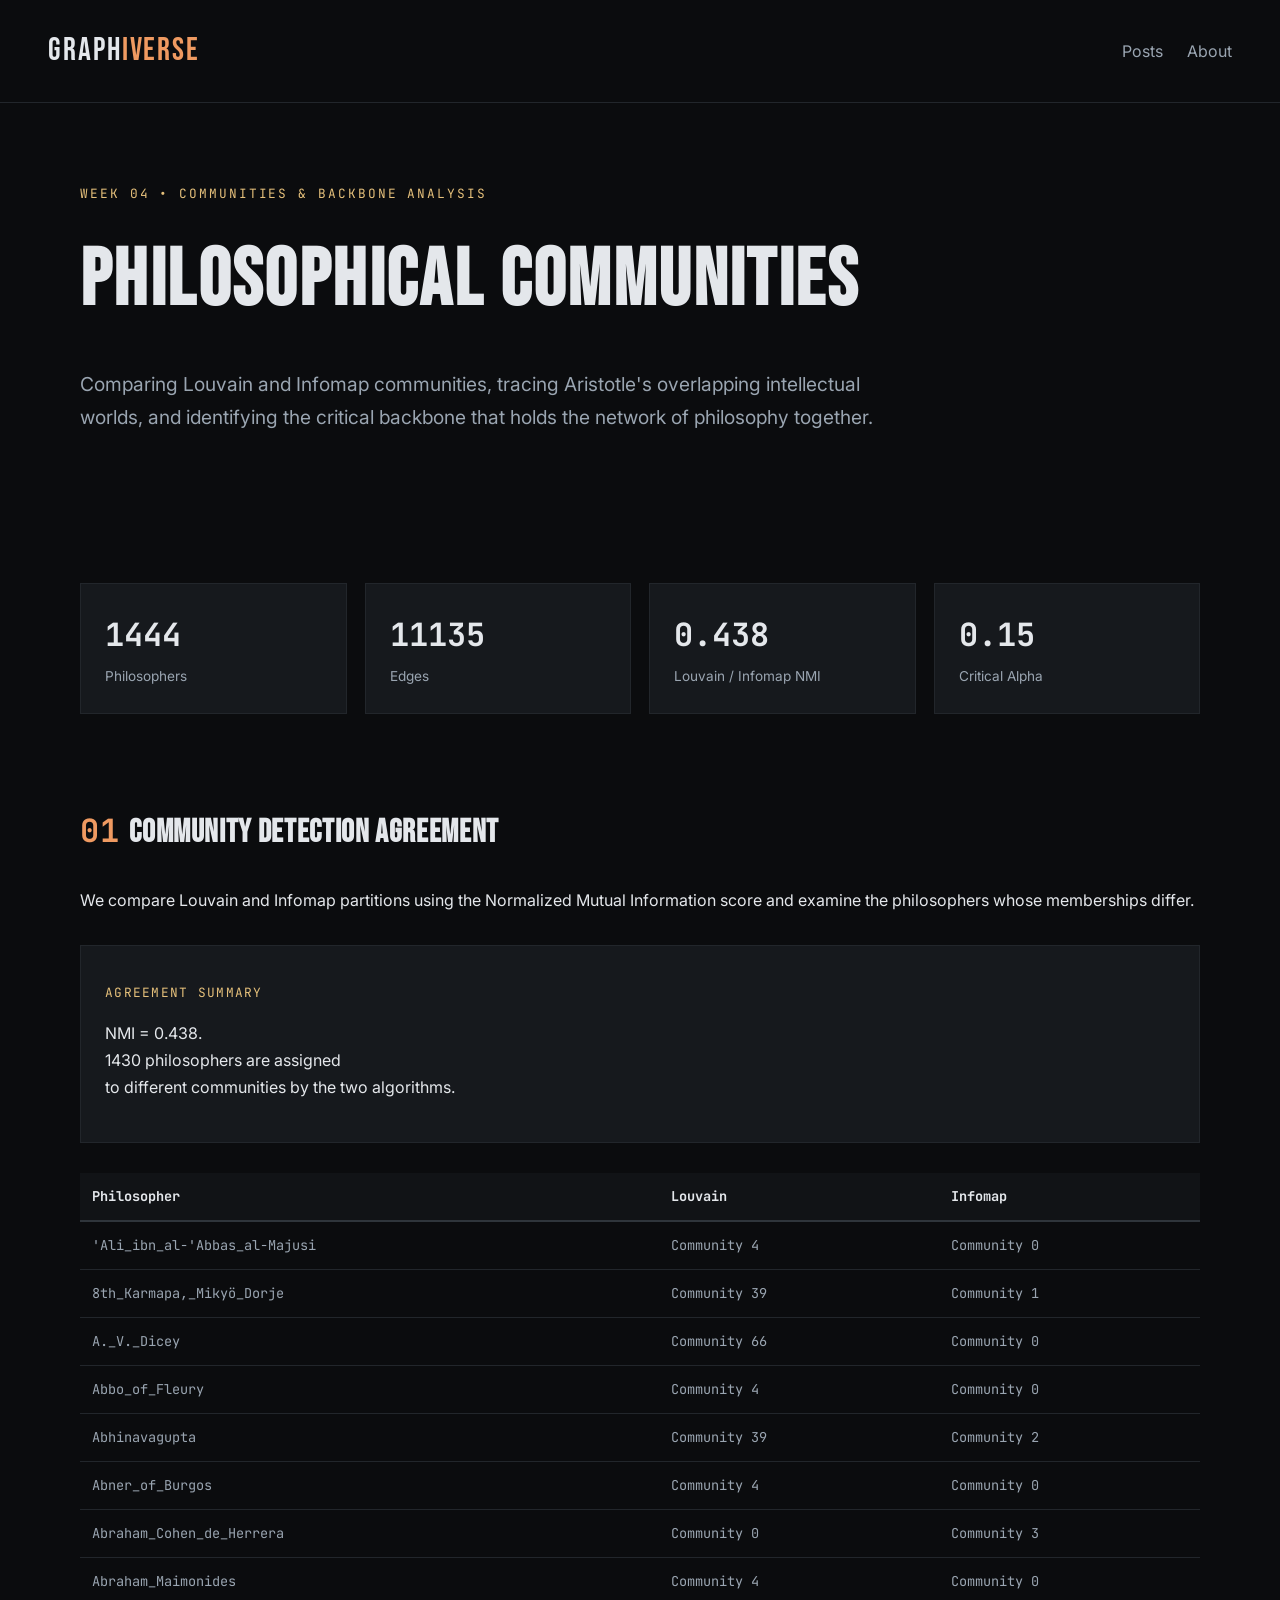
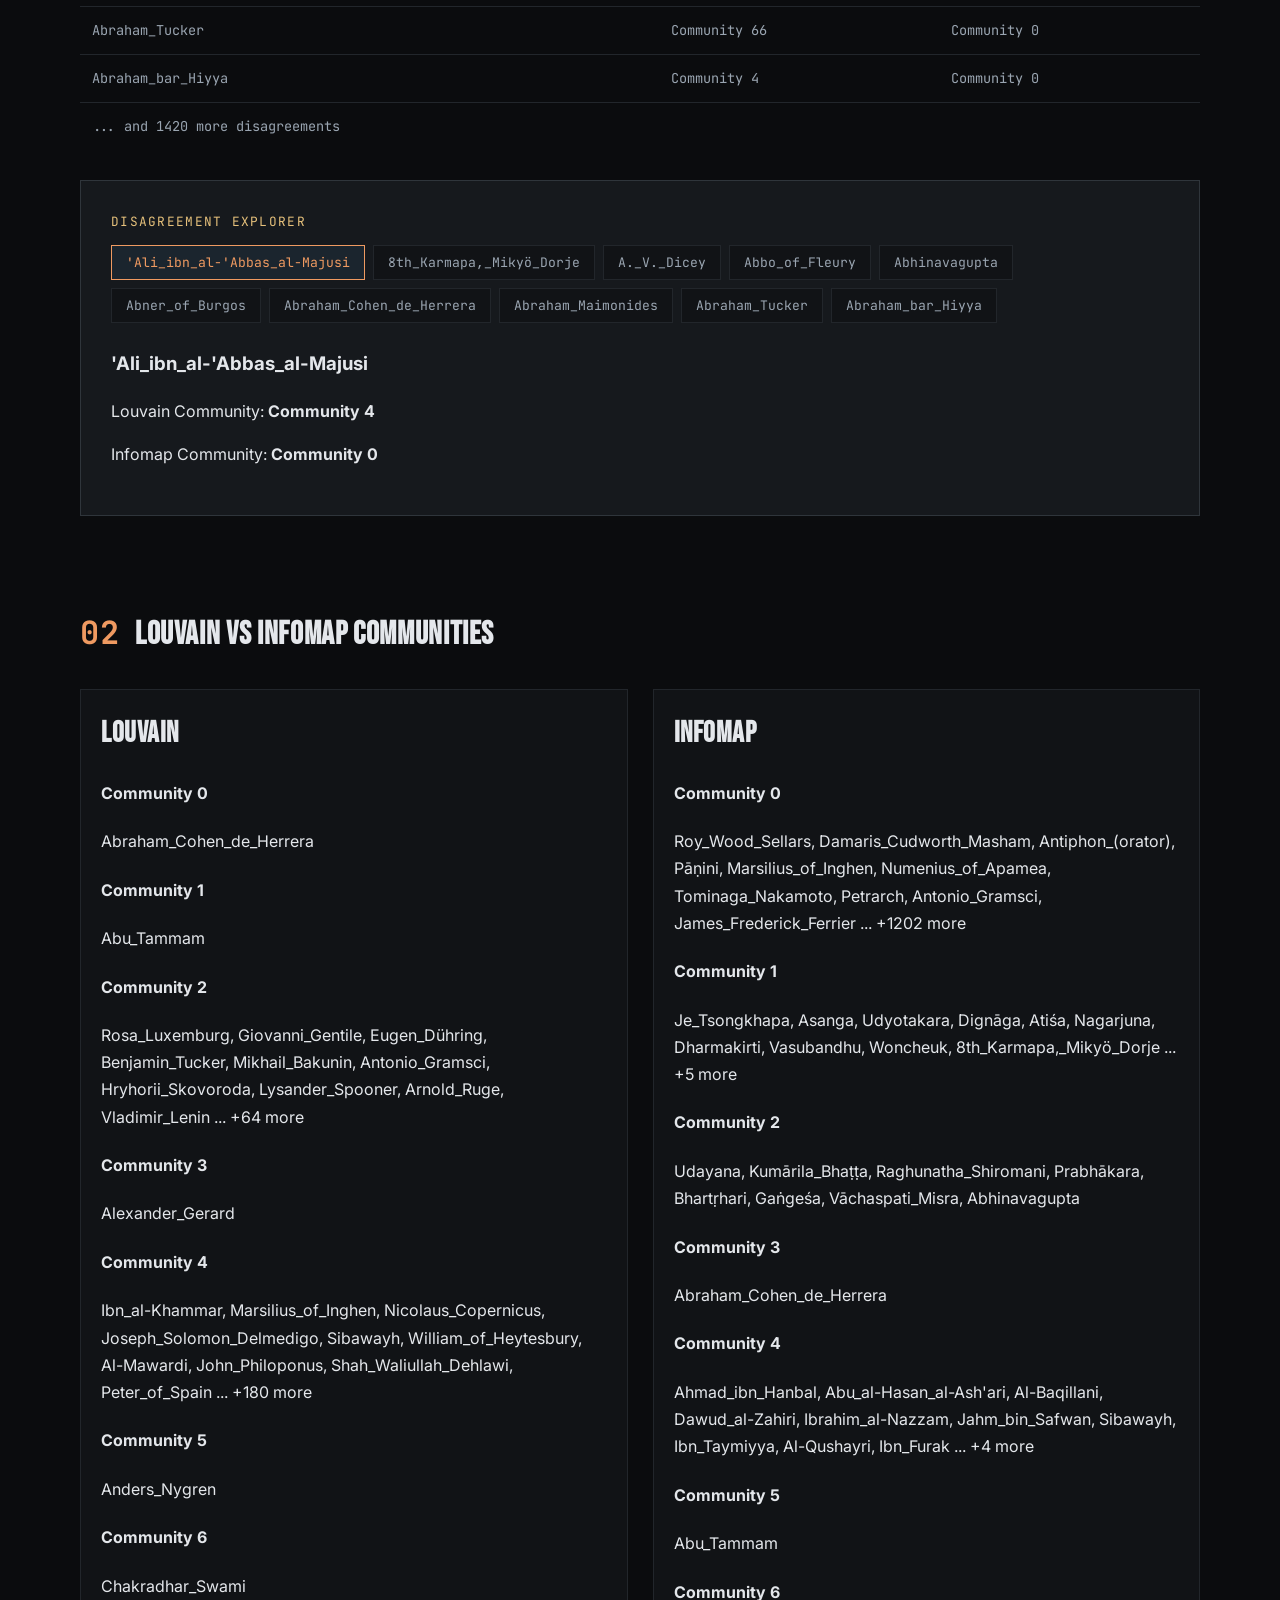
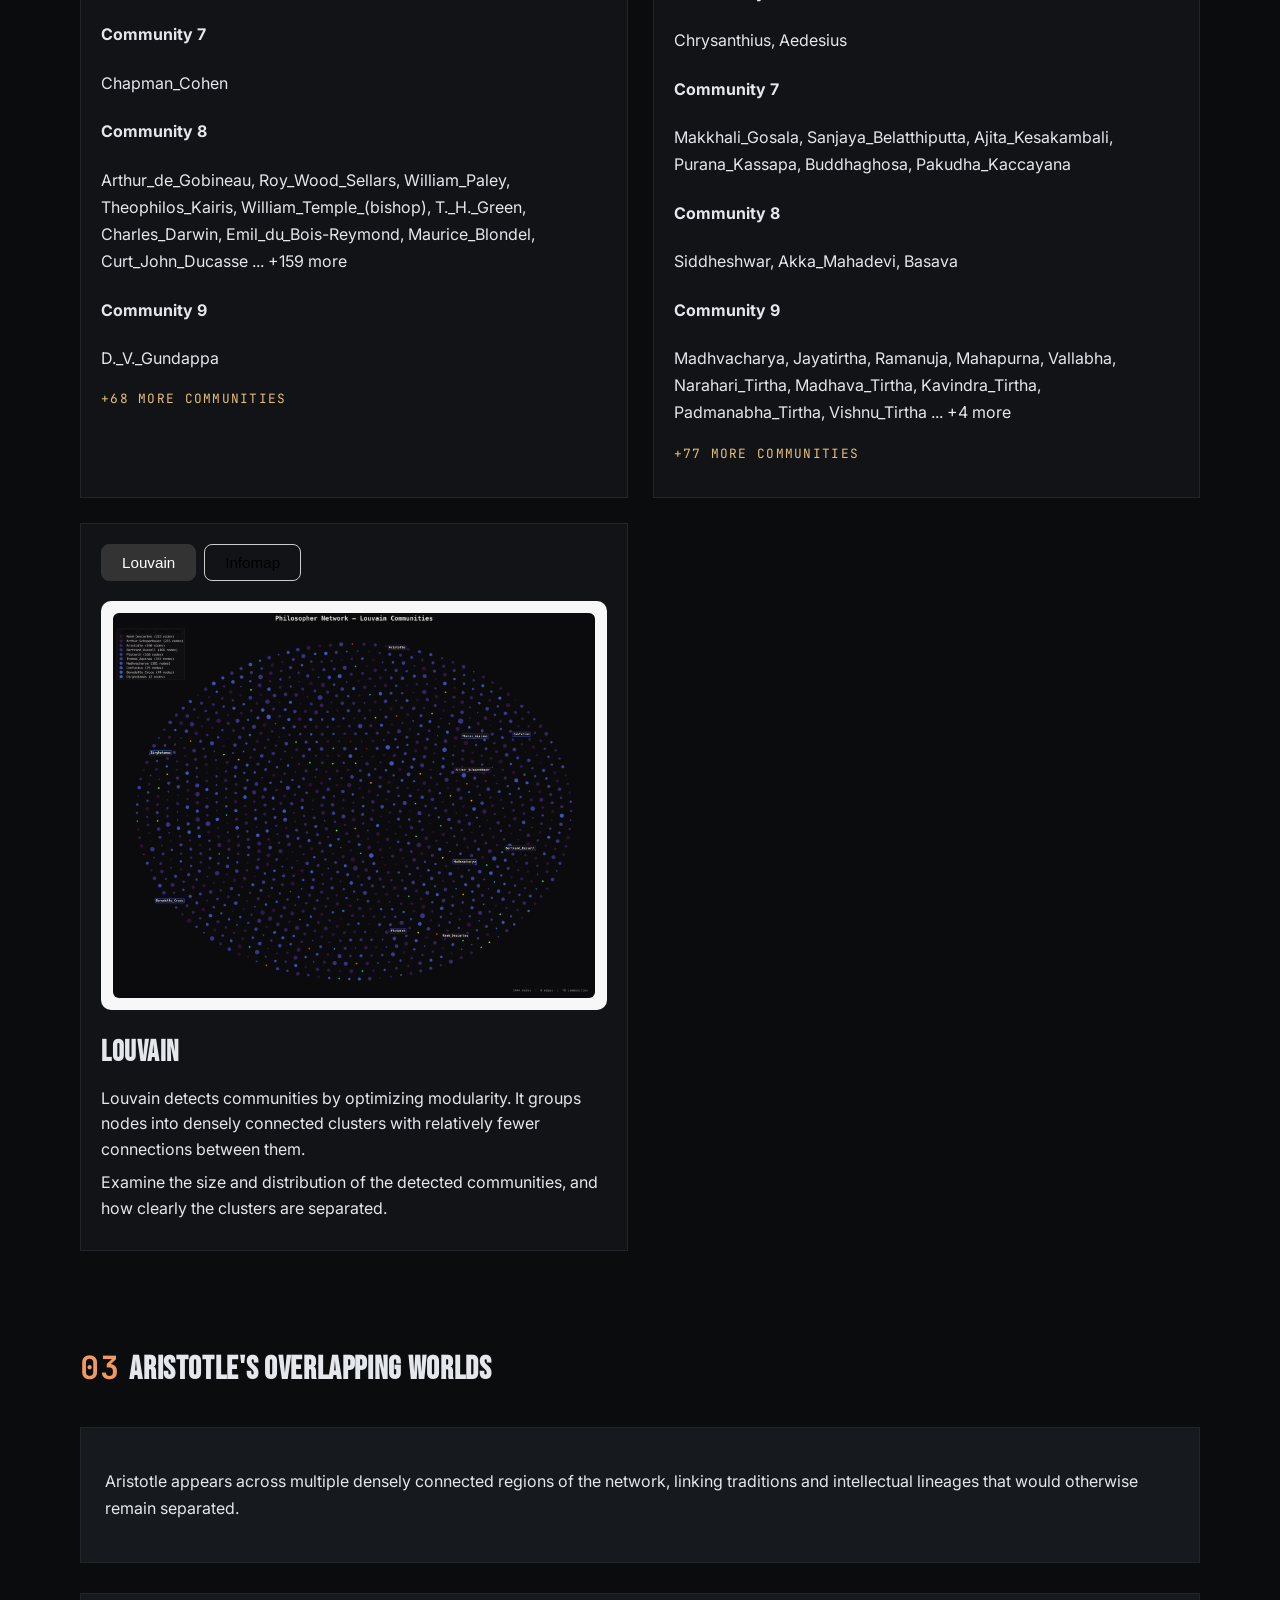
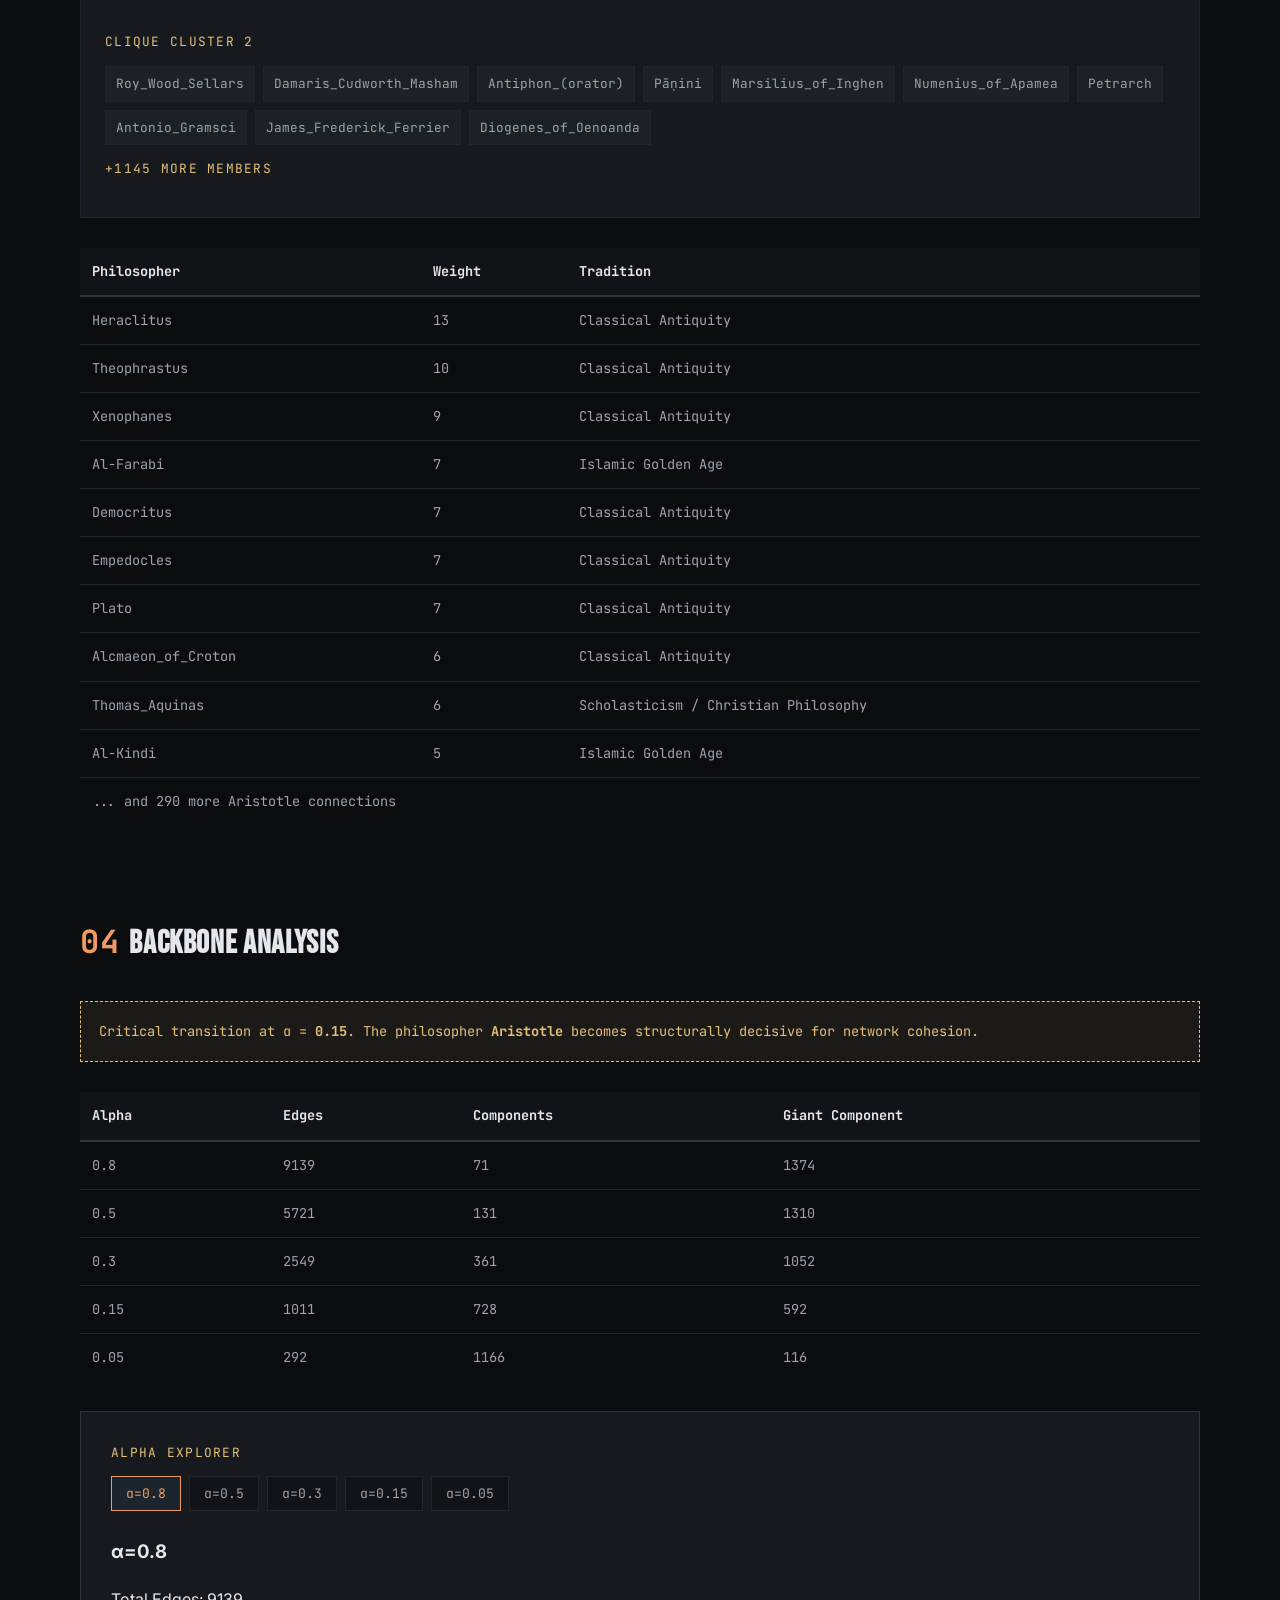
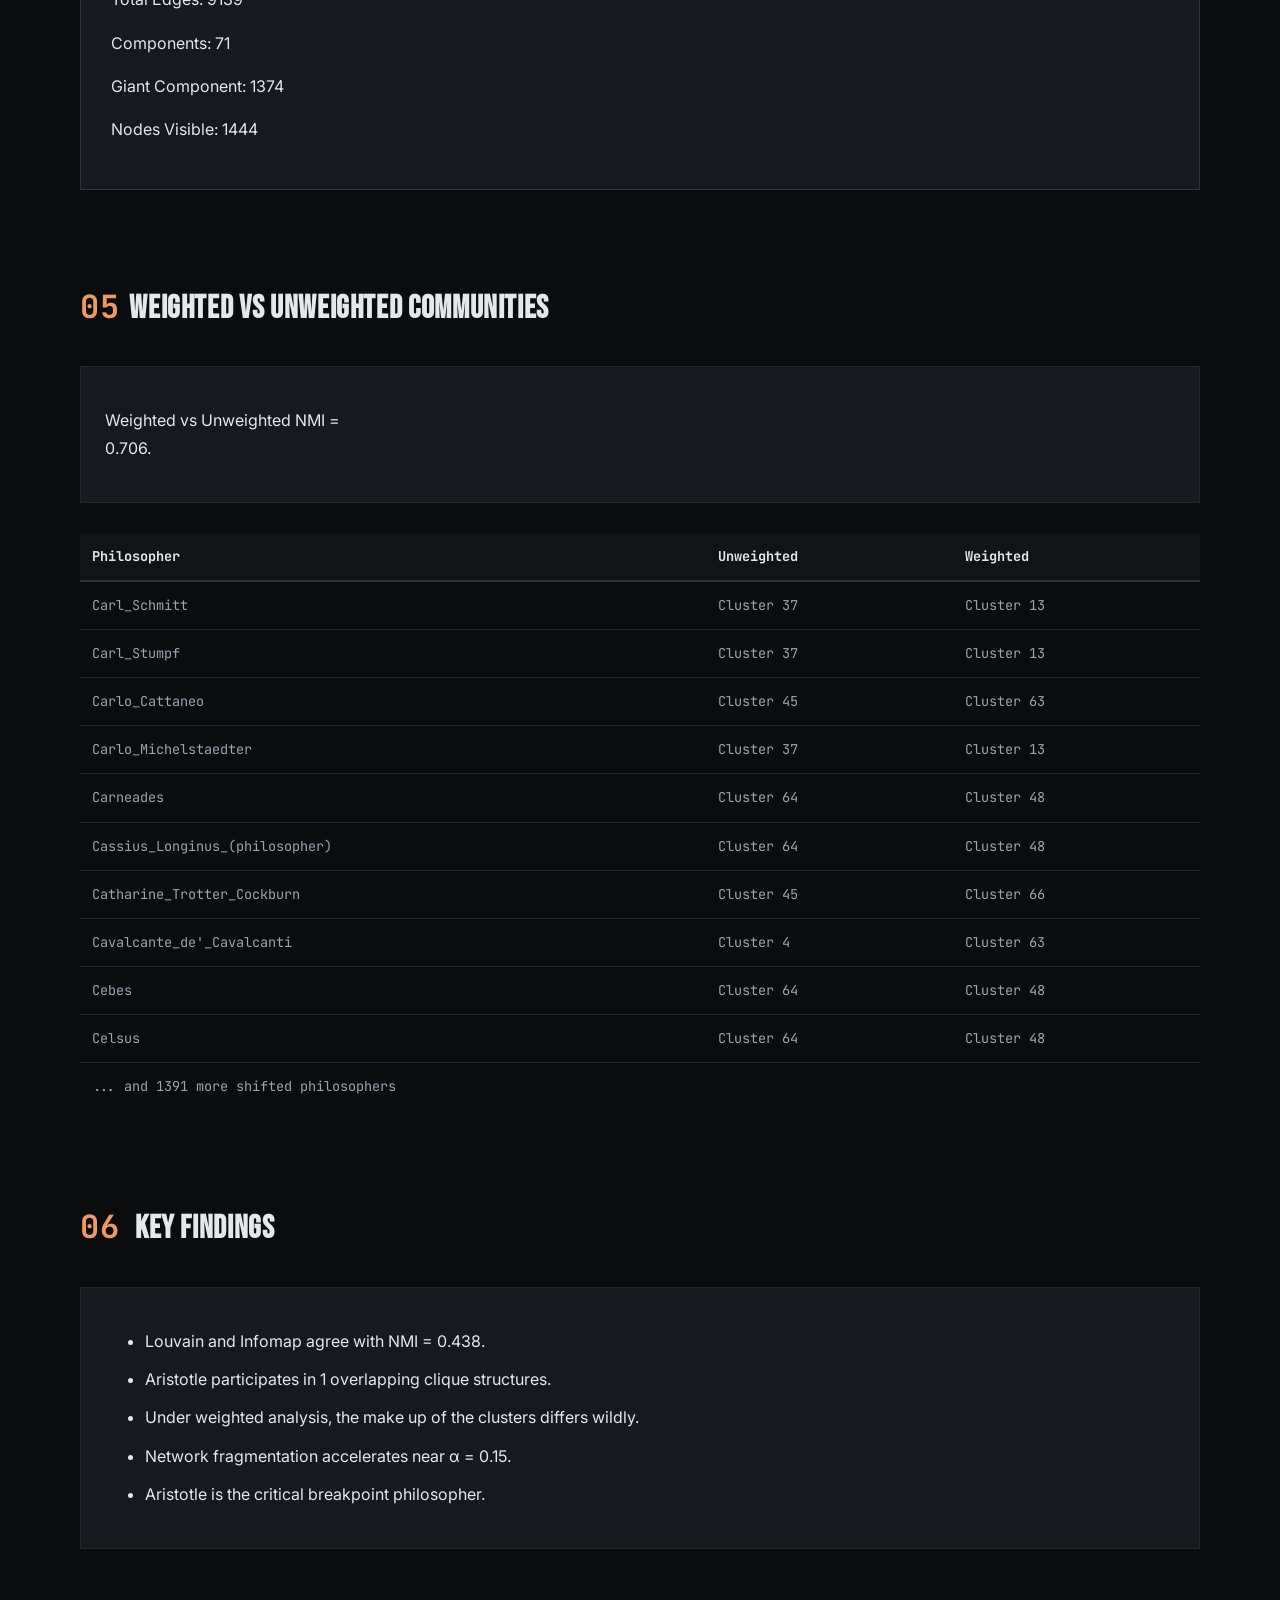
<file: posts/week4-communities.html>
<!DOCTYPE html>
<html lang="en">
<head>
<meta charset="UTF-8">
<meta name="viewport" content="width=device-width, initial-scale=1.0">

<title>Week 4 — Communities & Backbone | Graphiverse</title>

<link rel="preconnect" href="https://fonts.googleapis.com">
<link rel="preconnect" href="https://fonts.gstatic.com" crossorigin>

<link href="https://fonts.googleapis.com/css2?family=Bebas+Neue&family=Inter:wght@400;500;600;700&family=JetBrains+Mono:wght@400;600&display=swap" rel="stylesheet">

<style>
  :root {
  --bg: #0b0c0e;
  --bg-panel: #111316;
  --bg-panel-raised: #16191d;
  --border: #22262b;
  --border-strong: #2f353b;
  --text: #e4e7eb;
  --text-muted: #9aa5b1;
  --text-faint: #66707a;

  --accent1: #ef9a61;
  --accent2: #e5c07b;
  --accent3: #98c379;
  --accent4: #e06c75;

  --font-display: "Bebas Neue", sans-serif;
  --font-main: "Inter", sans-serif;
  --font-mono: "JetBrains Mono", monospace;
}

* {
  box-sizing: border-box;
}

body {
  margin: 0;
  background: var(--bg);
  color: var(--text);
  font-family: var(--font-main);
  line-height: 1.7;
}

.site-nav {
  display: flex;
  justify-content: space-between;
  align-items: center;
  padding: 24px 48px;
  border-bottom: 1px solid var(--border);
}

.brand {
  font-family: var(--font-display);
  font-size: 2rem;
  letter-spacing: .06em;
}

.brand a {
  color: inherit;
  text-decoration: none;
}

.brand span {
  color: var(--accent1);
}

.links a {
  color: var(--text-muted);
  text-decoration: none;
  margin-left: 20px;
  transition: color .15s ease;
}

.links a:hover {
  color: var(--text);
}

.post-header {
  max-width: 1200px;
  margin: auto;
  padding: 80px 40px;
}

.kicker {
  font-family: var(--font-mono);
  text-transform: uppercase;
  letter-spacing: .15em;
  color: var(--accent2);
  font-size: .8rem;
}

h1 {
  font-family: var(--font-display);
  font-size: 5rem;
  margin: .1em 0;
  letter-spacing: .03em;
}

.dek {
  max-width: 800px;
  color: var(--text-muted);
  font-size: 1.2rem;
}

.post-body {
  max-width: 1200px;
  margin: auto;
  padding: 0 40px 100px;
}

.stat-row {
  display: grid;
  grid-template-columns: repeat(auto-fit, minmax(220px, 1fr));
  gap: 18px;
  margin: 50px 0;
}

.stat {
  background: var(--bg-panel-raised);
  border: 1px solid var(--border);
  padding: 24px;
}

.stat .n {
  display: block;
  font-size: 2rem;
  font-weight: 700;
  font-family: var(--font-mono);
}

.stat .label {
  color: var(--text-muted);
  font-size: 0.85rem;
}

h2 {
  margin-top: 90px;
  font-size: 2rem;
  font-family: var(--font-display);
  letter-spacing: 0.02em;
}

.idx {
  color: var(--accent1);
  margin-right: 10px;
  font-family: var(--font-mono);
}

.data-table-wrapper {
  overflow-x: auto;
  margin: 1.8em 0;
}

.data-table {
  width: 100%;
  border-collapse: collapse;
  margin-top: 20px;
  font-family: var(--font-mono);
  font-size: 0.85rem;
  text-align: left;
}

.data-table th {
  background: var(--bg-panel);
  color: var(--text);
  padding: 12px;
  border-bottom: 2px solid var(--border-strong);
}

.data-table td {
  padding: 12px;
  border-top: 1px solid var(--border);
  color: var(--text-muted);
}

.data-table tr:hover td {
  background: var(--bg-panel-raised);
  color: var(--text);
}

.island-card {
  background: var(--bg-panel-raised);
  border: 1px solid var(--border);
  padding: 24px;
  margin: 30px 0;
}

.section-label {
  font-family: var(--font-mono);
  font-size: .8rem;
  letter-spacing: .1em;
  color: var(--accent2);
  text-transform: uppercase;
}

.tags {
  display: flex;
  flex-wrap: wrap;
  gap: 8px;
  margin-top: 12px;
}

.tag {
  border: 1px solid var(--border);
  background: rgba(255, 255, 255, .03);
  padding: 6px 10px;
  font-family: var(--font-mono);
  font-size: .8rem;
  color: var(--text-muted);
}

.lab {
  background: var(--bg-panel-raised);
  border: 1px solid var(--border-strong);
  padding: 30px;
  margin-top: 30px;
}

.lab-tabs {
  display: flex;
  flex-wrap: wrap;
  gap: 8px;
  margin-top: 12px;
}

.lab-btn {
  background: var(--bg-panel);
  border: 1px solid var(--border);
  color: var(--text-muted);
  padding: 8px 14px;
  font-family: var(--font-mono);
  font-size: 0.82rem;
  cursor: pointer;
  transition: border-color .15s ease, color .15s ease, background-color .15s ease;
}

.lab-btn:hover {
  color: var(--text);
  border-color: var(--border-strong);
}

.lab-btn.active {
  border-color: var(--accent1);
  color: var(--accent1);
  background: rgba(97, 175, 239, 0.08);
}

.lab-content {
  margin-top: 25px;
}

.info-grid {
  display: grid;
  grid-template-columns: 1fr 1fr;
  gap: 25px;
  margin-top: 25px;
}

.info-card {
  padding: 20px;
  border: 1px solid var(--border);
  background: var(--bg-panel);
}

.info-card h3 {
  font-family: var(--font-display);
  font-size: 1.8rem;
  margin-top: 0;
  margin-bottom: 12px;
  letter-spacing: 0.02em;
}

.banner {
  border: 1px dashed var(--accent2);
  background: rgba(229, 192, 123, 0.08);
  color: var(--accent2);
  padding: 18px;
  margin: 30px 0;
  font-family: var(--font-mono);
  font-size: 0.85rem;
}

ul li {
  margin-bottom: .7em;
}

.post-footer {
  max-width: 1200px;
  margin: auto;
  padding: 40px;
  border-top: 1px solid var(--border);
  color: var(--text-muted);
}

.post-footer a {
  color: var(--accent1);
  text-decoration: none;
}

@media (max-width: 800px) {
  .site-nav {
    padding: 20px 24px;
  }

  .post-header,
  .post-body {
    padding-left: 20px;
    padding-right: 20px;
  }

  h1 {
    font-size: 3rem;
  }

  .info-grid {
    grid-template-columns: 1fr;
  }
}
</style>
</head>
<body>

<nav class="site-nav">
  <div class="brand">
    GRAPH<span>IVERSE</span>
  </div>

  <div class="links">
    <a href="#">Posts</a>
    <a href="#">About</a>
  </div>
</nav>

<header class="post-header">

  <div class="kicker">
    Week 04 • Communities & Backbone Analysis
  </div>

  <h1>
    Philosophical Communities
  </h1>

  <p class="dek">
    Comparing Louvain and Infomap communities,
    tracing Aristotle's overlapping intellectual worlds,
    and identifying the critical backbone that holds the
    network of philosophy together.
  </p>

</header>

<article class="post-body">

  <div id="stats" class="stat-row"></div>

  <h2><span class="idx">01</span>Community Detection Agreement</h2>

  <p>
    We compare Louvain and Infomap partitions using the
    Normalized Mutual Information score and examine the
    philosophers whose memberships differ.
  </p>

  <div class="island-card">
    <p class="section-label">Agreement Summary</p>
    <p id="agreement-summary"></p>
  </div>

  <table class="data-table">
    <thead>
    <tr>
      <th>Philosopher</th>
      <th>Louvain</th>
      <th>Infomap</th>
    </tr>
    </thead>
    <tbody id="disagreements-table"></tbody>
  </table>

  <div class="lab">
    <div class="section-label">
      Disagreement Explorer
    </div>

    <div id="disagreement-tabs" class="lab-tabs"></div>

    <div id="disagreement-details" class="lab-content"></div>
  </div>

  
<h2><span class="idx">02</span> Louvain vs Infomap Communities</h2>

  <div class="info-grid">

    <div class="info-card">
      <h3>Louvain</h3>
      <div id="louvain-communities"></div>
    </div>

    <div class="info-card">
      <h3>Infomap</h3>
      <div id="infomap-communities"></div>
    </div>

  </div>

  <div class="info-grid">
    <div class="info-card community-card">

      <!-- Toggle buttons -->
      <div class="community-toggle">
        <button class="active" data-algorithm="louvain">Louvain</button>
        <button data-algorithm="infomap">Infomap</button>
      </div>

      <!-- Community map -->
      <div class="community-map">
        <img
          id="community-image"
          src="../assets/img/philosopher_communities_louvain.png"
          alt="Louvain community map"
        />
      </div>

      <!-- Description and discussion -->
      <div class="community-description">
        <h3 id="community-title">Louvain</h3>
        <p id="community-text">
          Louvain detects communities by optimizing modularity.
          It groups nodes into densely connected clusters with
          relatively fewer connections between them.
        </p>
        <p id="community-discussion">
          Examine the size and distribution of the detected
          communities, and how clearly the clusters are separated.
        </p>
      </div>

    </div>
  </div>

  <style>
    .community-card {
      width: 100%;
    }

    .community-toggle {
      display: flex;
      gap: 8px;
      margin-bottom: 20px;
    }

    .community-toggle button {
      padding: 9px 20px;
      border: 1px solid #ccc;
      border-radius: 8px;
      background: transparent;
      cursor: pointer;
      font-size: 0.95rem;
      transition: background 0.2s, color 0.2s;
    }

    .community-toggle button.active {
      background: #333;
      color: white;
      border-color: #333;
    }

    .community-map {
      width: 100%;
      display: flex;
      justify-content: center;
      align-items: center;
      background: #f7f7f7;
      border-radius: 10px;
      padding: 12px;
    }

    .community-map img {
      display: block;
      max-width: 100%;
      max-height: 650px;
      object-fit: contain;
      border-radius: 6px;
    }

    .community-description {
      margin-top: 20px;
      line-height: 1.6;
    }

    .community-description h3 {
      margin-bottom: 10px;
    }

    .community-description p {
      margin: 8px 0;
    }
  </style>

  <script>
    const communityData = {
      louvain: {
        title: "Louvain",
        image: "../assets/img/philosopher_communities_louvain.png",
        alt: "Louvain community detection map",
        text: "Louvain detects communities by optimizing modularity. It groups nodes into densely connected clusters with relatively fewer connections between them.",
        discussion: "Notice that Aristotle leads the third largest community, indicating that although he connects everyone everywhere, his own faction is not the greatest."
      },
      infomap: {
        title: "Infomap",
        image: "../assets/img/philosopher_communities_infomap.png",
        alt: "Infomap community detection map",
        text: "Infomap detects communities by minimizing the description length of a random walk on the network. It identifies groups within which a random walker tends to remain for relatively long periods.",
        discussion: "Infomap favors a more centralized approach, creating a huge community around Aristotle."
      }
    };

    const buttons = document.querySelectorAll(
      ".community-toggle button"
    );
    const image = document.getElementById("community-image");
    const title = document.getElementById("community-title");
    const text = document.getElementById("community-text");
    const discussion = document.getElementById("community-discussion");

    buttons.forEach(button => {
      button.addEventListener("click", () => {
        const algorithm = button.dataset.algorithm;
        const data = communityData[algorithm];

        buttons.forEach(b => {
          const selected = b === button;
          b.classList.toggle("active", selected);
          b.setAttribute("aria-pressed", selected);
        });

        image.src = data.image;
        image.alt = data.alt;
        title.textContent = data.title;
        text.textContent = data.text;
        discussion.textContent = data.discussion;
      });
    });

    buttons.forEach(button =>
      button.setAttribute(
        "aria-pressed",
        button.dataset.algorithm === "louvain"
      )
    );
  </script>

  <h2><span class="idx">03</span>Aristotle's Overlapping Worlds</h2>

  <div class="island-card">
    <p>
      Aristotle appears across multiple densely connected
      regions of the network, linking traditions and
      intellectual lineages that would otherwise remain
      separated.
    </p>
  </div>

  <div id="cliques"></div>

  <table class="data-table">
    <thead>
    <tr>
      <th>Philosopher</th>
      <th>Weight</th>
      <th>Tradition</th>
    </tr>
    </thead>
    <tbody id="aristotle-links"></tbody>
  </table>

  <h2><span class="idx">04</span>Backbone Analysis</h2>

  <div id="critical-banner" class="banner"></div>

  <table class="data-table">
    <thead>
    <tr>
      <th>Alpha</th>
      <th>Edges</th>
      <th>Components</th>
      <th>Giant Component</th>
    </tr>
    </thead>
    <tbody id="backbone-table"></tbody>
  </table>

  <div class="lab">

    <div class="section-label">
      Alpha Explorer
    </div>

    <div id="alpha-tabs" class="lab-tabs"></div>

    <div id="alpha-details" class="lab-content"></div>

  </div>

  <h2><span class="idx">05</span>Weighted vs Unweighted Communities</h2>

  <div class="island-card">
    <p id="weighted-summary"></p>
  </div>

  <table class="data-table">
    <thead>
    <tr>
      <th>Philosopher</th>
      <th>Unweighted</th>
      <th>Weighted</th>
    </tr>
    </thead>
    <tbody id="shifted-table"></tbody>
  </table>

  <h2>
    <span class="idx">06</span>
    Key Findings
  </h2>

  <div class="island-card">
    <ul id="findings"></ul>
  </div>

</article>

<script>

fetch("../assets/data/week4-analysis.json")
.then(r=>r.json())
.then(data=>{

  buildStats(data);
  buildDisagreements(data);
  buildCommunities(data);
  buildAristotle(data);
  buildBackbone(data);
  buildWeighted(data);
  buildFindings(data);

});

function buildStats(data){

  const stats=document.getElementById("stats");

  stats.innerHTML=`
  <div class="stat">
    <span class="n">${data.meta.total_nodes}</span>
    <span class="label">Philosophers</span>
  </div>

  <div class="stat">
    <span class="n">${data.meta.total_edges}</span>
    <span class="label">Edges</span>
  </div>

  <div class="stat">
    <span class="n">${data.louvain_vs_infomap.nmi.toFixed(3)}</span>
    <span class="label">Louvain / Infomap NMI</span>
  </div>

  <div class="stat">
    <span class="n">${data.backbone_analysis.critical_alpha}</span>
    <span class="label">Critical Alpha</span>
  </div>
  `;
}

function buildDisagreements(data){

  const disagreements =
      data.louvain_vs_infomap.disagreements;

  document.getElementById("agreement-summary")
  .innerText=
  `NMI = ${data.louvain_vs_infomap.nmi.toFixed(3)}.
   ${disagreements.length} philosophers are assigned
   to different communities by the two algorithms.`;

  const tbody =
      document.getElementById("disagreements-table");

  disagreements
    .slice(0,10)
    .forEach(d=>{

      tbody.innerHTML += `
      <tr>
        <td>${d.philosopher}</td>
        <td>${d.louvain_community}</td>
        <td>${d.infomap_community}</td>
      </tr>
      `;

    });

  if(disagreements.length > 10){

    tbody.innerHTML += `
    <tr>
      <td colspan="3">
        ... and ${disagreements.length - 10} more disagreements
      </td>
    </tr>
    `;

  }

  const tabs =
      document.getElementById("disagreement-tabs");

  const details =
      document.getElementById("disagreement-details");

  disagreements
    .slice(0,10)
    .forEach((d,i)=>{

      const btn = document.createElement("button");

      btn.className="lab-btn";
      btn.textContent=d.philosopher;

      btn.onclick=()=>{

        tabs.querySelectorAll(".lab-btn")
        .forEach(b=>b.classList.remove("active"));

        btn.classList.add("active");

        details.innerHTML=`
        <h3>${d.philosopher}</h3>

        <p>
          Louvain Community:
          <strong>${d.louvain_community}</strong>
        </p>

        <p>
          Infomap Community:
          <strong>${d.infomap_community}</strong>
        </p>
        `;
      };

      tabs.appendChild(btn);

      if(i===0) btn.click();
    });
}
function buildCommunities(data){

  renderCommunityGroups(
    data.louvain_vs_infomap.louvain_assignments,
    "louvain-communities"
  );

  renderCommunityGroups(
    data.louvain_vs_infomap.infomap_assignments,
    "infomap-communities"
  );
}

function renderCommunityGroups(assignments,id){

  const groups = {};

  Object.entries(assignments)
  .forEach(([name,community])=>{

    if(!groups[community])
      groups[community] = [];

    groups[community].push(name);
  });

  const div = document.getElementById(id);

  Object.entries(groups)
  .slice(0,10)
  .forEach(([community,members])=>{

    const shown =
      members.slice(0,10).join(", ");

    const extra =
      members.length > 10
      ? ` ... +${members.length - 10} more`
      : "";

    div.innerHTML += `
      <h4>Community ${community}</h4>
      <p>${shown}${extra}</p>
    `;
  });

  const communityCount =
      Object.keys(groups).length;

  if(communityCount > 10){

    div.innerHTML += `
    <p class="section-label">
      +${communityCount - 10} more communities
    </p>
    `;
  }
}

function buildAristotle(data){

  const cliquesDiv =
      document.getElementById("cliques");

  data.aristotle_overlap.overlapping_cliques
    .slice(0,10)
    .forEach(clique=>{

      const visibleMembers =
        clique.members
          .slice(0,10)
          .map(
            m=>`<span class="tag">${m}</span>`
          )
          .join("");

      const extra =
        clique.members.length > 10
        ? `
          <p class="section-label">
            +${clique.members.length - 10} more members
          </p>
          `
        : "";

      cliquesDiv.innerHTML += `
      <div class="island-card">

        <p class="section-label">
          ${clique.clique_id}
        </p>

        <div class="tags">
          ${visibleMembers}
        </div>

        ${extra}

      </div>
      `;
    });

  const linkTable =
      document.getElementById("aristotle-links");

  const links =
      [...data.aristotle_overlap.links]
      .sort((a,b)=>b.weight-a.weight);

  links
    .slice(0,10)
    .forEach(link=>{

      linkTable.innerHTML += `
      <tr>
        <td>${link.target}</td>
        <td>${link.weight}</td>
        <td>${link.tradition}</td>
      </tr>
      `;
    });

  if(links.length > 10){

    linkTable.innerHTML += `
    <tr>
      <td colspan="3">
        ... and ${links.length - 10}
        more Aristotle connections
      </td>
    </tr>
    `;
  }
}

function buildBackbone(data){

  document.getElementById("critical-banner")
  .innerHTML=
  `Critical transition at α =
  <strong>${data.backbone_analysis.critical_alpha}</strong>.
  The philosopher
  <strong>${data.backbone_analysis.breaking_philosopher}</strong>
  becomes structurally decisive for network cohesion.`;

  const tbody=
      document.getElementById("backbone-table");

  const tabs=
      document.getElementById("alpha-tabs");

  const details=
      document.getElementById("alpha-details");

  Object.values(data.backbone_analysis.snapshots).forEach((s, i)=>{

    tbody.innerHTML += `
    <tr>
      <td>${s.alpha}</td>
      <td>${s.total_edges}</td>
      <td>${s.num_components}</td>
      <td>${s.giant_component_size}</td>
    </tr>
    `;

    const btn=document.createElement("button");

    btn.className="lab-btn";
    btn.textContent=`α=${s.alpha}`;

    btn.onclick=()=>{

       tabs.querySelectorAll(".lab-btn")
       .forEach(b=>b.classList.remove("active"));

       btn.classList.add("active");

       details.innerHTML=`
       <h3>α=${s.alpha}</h3>

       <p>Total Edges: ${s.total_edges}</p>

       <p>Components: ${s.num_components}</p>

       <p>Giant Component:
       ${s.giant_component_size}</p>

       <p>Nodes Visible:
       ${s.nodes.length}</p>
       `;
    };

    tabs.appendChild(btn);

    if(i===0) btn.click();

  });

}

function buildWeighted(data){

  document.getElementById("weighted-summary")
  .innerText =
  `Weighted vs Unweighted NMI =
   ${data.weighted_vs_unweighted
      .nmi_weighted_vs_unweighted
      .toFixed(3)}.`;

  const shifted =
    data.weighted_vs_unweighted
        .shifted_philosophers;

  const tbody =
    document.getElementById("shifted-table");

  shifted
    .slice(200,210)
    .forEach(p=>{

      tbody.innerHTML += `
      <tr>
        <td>${p.philosopher}</td>
        <td>${p.unweighted_community}</td>
        <td>${p.weighted_community}</td>
      </tr>
      `;
    });

  if(shifted.length > 10){

    tbody.innerHTML += `
    <tr>
      <td colspan="3">
        ... and ${shifted.length - 10}
        more shifted philosophers
      </td>
    </tr>
    `;
  }
}
function buildFindings(data){

  const ul=document.getElementById("findings");

  const c=
    data.aristotle_overlap.overlapping_cliques.length;

  ul.innerHTML=`
  <li>
    Louvain and Infomap agree with
    NMI = ${data.louvain_vs_infomap.nmi.toFixed(3)}.
  </li>

  <li>
    Aristotle participates in
    ${c} overlapping clique structures.
  </li>

  <li>
    Under weighted analysis, the make up of the clusters differs wildly.
  </li>

  <li>
    Network fragmentation accelerates near
    α = ${data.backbone_analysis.critical_alpha}.
  </li>

  <li>
    ${data.backbone_analysis.breaking_philosopher}
    is the critical breakpoint philosopher.
  </li>
  `;
}

</script>

</body>
</html>
</file>
<file: assets/css/style.css>
/* THE UNDERGRAPH — dark, mature comic-noir theme */
/* Fonts (Bebas Neue / Inter / JetBrains Mono) are loaded via <link> in the HTML head,
   not @import here — @import is render-blocking and stalls the page if the font CDN
   is ever slow or unreachable. Fallback stacks below keep the page usable either way. */

:root {
  --bg: #0b0b0d;
  --bg-panel: #141417;
  --bg-panel-raised: #1b1b1f;
  --border: #2a2a30;
  --border-strong: #3a3a42;
  --red: #c81d25;
  --red-dim: #7a1015;
  --amber: #d9a441;
  --text: #e9e6df;
  --text-muted: #8b8f96;
  --text-faint: #55575e;
  --font-display: 'Bebas Neue', 'Arial Narrow', sans-serif;
  --font-body: 'Inter', -apple-system, BlinkMacSystemFont, sans-serif;
  --font-mono: 'JetBrains Mono', 'Consolas', monospace;
}

* { box-sizing: border-box; }

html { scroll-behavior: smooth; }

body {
  margin: 0;
  background: var(--bg);
  color: var(--text);
  font-family: var(--font-body);
  line-height: 1.6;
  background-image:
    radial-gradient(circle at 15% 10%, rgba(200,29,37,0.05), transparent 35%),
    radial-gradient(circle at 85% 0%, rgba(217,164,65,0.04), transparent 40%);
  background-attachment: fixed;
}

a { color: var(--amber); text-decoration: none; }
a:hover { color: var(--red); }

/* halftone texture strip, used as a section divider */
.halftone {
  height: 14px;
  background-image: radial-gradient(circle, var(--border-strong) 1.4px, transparent 1.6px);
  background-size: 10px 10px;
  opacity: 0.6;
}

/* ---------- nav ---------- */
.site-nav {
  display: flex;
  justify-content: space-between;
  align-items: center;
  padding: 22px 6vw;
  border-bottom: 1px solid var(--border);
  position: sticky;
  top: 0;
  background: rgba(11,11,13,0.92);
  backdrop-filter: blur(6px);
  z-index: 10;
}

.site-nav .brand {
  font-family: var(--font-display);
  font-size: 1.6rem;
  letter-spacing: 0.08em;
  color: var(--text);
}
.site-nav .brand span { color: var(--red); }

.site-nav .links a {
  margin-left: 28px;
  font-family: var(--font-mono);
  font-size: 0.82rem;
  letter-spacing: 0.05em;
  text-transform: uppercase;
  color: var(--text-muted);
}
.site-nav .links a:hover { color: var(--red); }

/* ---------- hero ---------- */
.hero {
  padding: 9vh 6vw 7vh;
  border-bottom: 1px solid var(--border);
  position: relative;
}

.hero .kicker {
  font-family: var(--font-mono);
  color: var(--red);
  letter-spacing: 0.2em;
  font-size: 0.78rem;
  text-transform: uppercase;
  margin-bottom: 14px;
}

.hero h1 {
  font-family: var(--font-display);
  font-size: clamp(3.2rem, 9vw, 7rem);
  line-height: 0.92;
  margin: 0 0 20px;
  letter-spacing: 0.02em;
}
.hero h1 .accent { color: var(--red); }

.hero p.lede {
  max-width: 640px;
  color: var(--text-muted);
  font-size: 1.08rem;
}

.credit-line {
  margin-top: 28px;
  font-family: var(--font-mono);
  font-size: 0.82rem;
  color: var(--text-faint);
}
.credit-line strong { color: var(--text-muted); font-weight: 600; }

/* ---------- section headings ---------- */
.section-label {
  font-family: var(--font-mono);
  font-size: 0.78rem;
  letter-spacing: 0.18em;
  text-transform: uppercase;
  color: var(--amber);
  margin: 0 0 10px;
}

/* ---------- case file list (index) ---------- */
.case-files {
  padding: 6vh 6vw 10vh;
}

.case-card {
  display: grid;
  grid-template-columns: 90px 1fr auto;
  gap: 24px;
  align-items: center;
  padding: 26px 22px;
  border: 1px solid var(--border);
  background: var(--bg-panel);
  margin-bottom: 16px;
  transition: border-color 0.15s ease, transform 0.15s ease;
}
.case-card:hover {
  border-color: var(--red-dim);
  transform: translateX(4px);
}

.case-card .num {
  font-family: var(--font-display);
  font-size: 2.6rem;
  color: var(--border-strong);
}
.case-card:hover .num { color: var(--red); }

.case-card h3 {
  margin: 0 0 6px;
  font-family: var(--font-display);
  font-size: 1.7rem;
  letter-spacing: 0.01em;
}
.case-card p {
  margin: 0;
  color: var(--text-muted);
  font-size: 0.95rem;
}
.case-card .go {
  font-family: var(--font-mono);
  color: var(--text-faint);
  font-size: 0.8rem;
}
.case-card:hover .go { color: var(--amber); }

.case-card.locked {
  opacity: 0.45;
}
.case-card.locked:hover { transform: none; border-color: var(--border); }

/* ---------- about strip ---------- */
.about-strip {
  padding: 6vh 6vw;
  border-top: 1px solid var(--border);
  display: grid;
  grid-template-columns: 1fr 1fr;
  gap: 40px;
}
@media (max-width: 760px) {
  .about-strip { grid-template-columns: 1fr; }
  .case-card { grid-template-columns: 50px 1fr; }
  .case-card .go { display: none; }
}

.about-strip p { color: var(--text-muted); }

/* ---------- footer ---------- */
.site-footer {
  padding: 28px 6vw 40px;
  border-top: 1px solid var(--border);
  font-family: var(--font-mono);
  font-size: 0.78rem;
  color: var(--text-faint);
  display: flex;
  justify-content: space-between;
  flex-wrap: wrap;
  gap: 10px;
}

/* ---------- post layout ---------- */
.post-header {
  padding: 8vh 6vw 5vh;
  border-bottom: 1px solid var(--border);
  max-width: 900px;
}
.post-header .kicker {
  font-family: var(--font-mono);
  color: var(--red);
  letter-spacing: 0.2em;
  font-size: 0.78rem;
  text-transform: uppercase;
  margin-bottom: 16px;
}
.post-header h1 {
  font-family: var(--font-display);
  font-size: clamp(2.6rem, 6vw, 4.4rem);
  line-height: 1.0;
  margin: 0 0 18px;
}
.post-header .dek {
  color: var(--text-muted);
  font-size: 1.1rem;
  max-width: 700px;
}
.post-header .byline {
  margin-top: 24px;
  font-family: var(--font-mono);
  font-size: 0.82rem;
  color: var(--text-faint);
}

.post-body {
  padding: 6vh 6vw 4vh;
  max-width: 780px;
}
.post-body h2 {
  font-family: var(--font-display);
  font-size: 2rem;
  letter-spacing: 0.02em;
  margin-top: 3em;
  color: var(--text);
}
.post-body h2 .idx { color: var(--red); margin-right: 10px; }
.post-body p { color: #cfccc4; font-size: 1.02rem; }
.post-body p.lead { font-size: 1.15rem; color: var(--text); }
.post-body strong { color: var(--text); }
.post-body blockquote {
  border-left: 3px solid var(--red);
  margin: 2em 0;
  padding: 0.4em 0 0.4em 1.4em;
  color: var(--amber);
  font-family: var(--font-mono);
  font-size: 0.95rem;
}

.figure-block {
  margin: 2.5em -6vw;
  padding: 0 6vw;
}
.figure-block img {
  width: 100%;
  max-width: 1400px;
  display: block;
  margin: 0 auto;
  border: 1px solid var(--border);
}
.figure-block figcaption {
  text-align: center;
  color: var(--text-faint);
  font-family: var(--font-mono);
  font-size: 0.8rem;
  margin-top: 12px;
  max-width: 780px;
  margin-left: auto;
  margin-right: auto;
}

.stat-row {
  display: flex;
  gap: 14px;
  flex-wrap: wrap;
  margin: 1.6em 0;
}
.stat {
  border: 1px solid var(--border);
  background: var(--bg-panel);
  padding: 14px 20px;
  min-width: 140px;
}
.stat .n {
  font-family: var(--font-display);
  font-size: 2.1rem;
  color: var(--red);
  display: block;
}
.stat .label {
  font-family: var(--font-mono);
  font-size: 0.72rem;
  color: var(--text-faint);
  text-transform: uppercase;
  letter-spacing: 0.06em;
}

/* bare name list for the alone section -- no per-character bios, just names,
   with the "famous despite isolation" few flagged with a short tag inline */
.alone-list {
  display: flex;
  flex-wrap: wrap;
  gap: 8px;
  margin: 1.6em 0;
}
.alone-pill {
  border: 1px solid var(--border);
  background: var(--bg-panel);
  padding: 8px 14px;
  font-family: var(--font-mono);
  font-size: 0.85rem;
  color: var(--text-muted);
}
.alone-pill.flagged {
  border-color: var(--red-dim);
  color: var(--red);
  font-weight: 600;
}
.alone-pill .note {
  color: var(--text-faint);
  font-weight: 400;
  font-size: 0.78rem;
}

.island-card {
  border: 1px solid var(--border-strong);
  background: var(--bg-panel-raised);
  padding: 22px 26px;
  margin: 2em 0;
}
.island-card .section-label { color: var(--amber); }
.island-card .members {
  font-family: var(--font-mono);
  font-size: 0.85rem;
  color: var(--text-muted);
  line-height: 1.9;
}

.post-footer {
  padding: 5vh 6vw 10vh;
  max-width: 780px;
  border-top: 1px solid var(--border);
  margin-top: 4em;
}
</file>
